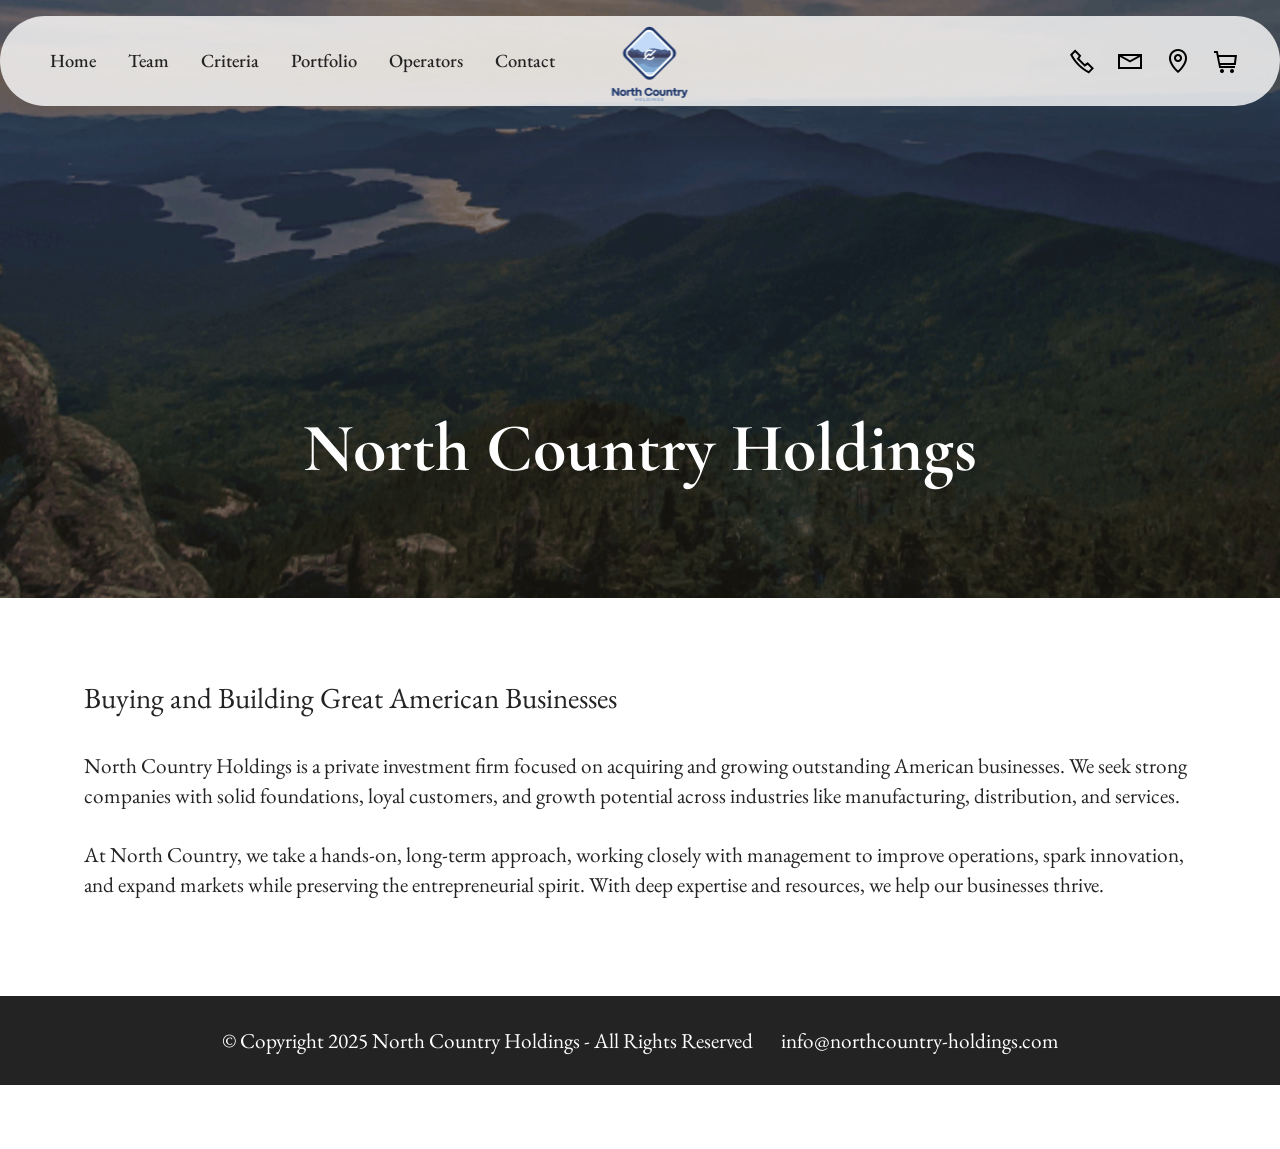
<file: index.html>
<!DOCTYPE html>
<html  >
<head>
  <!-- Site made with Mobirise Website Builder v6.0.1, https://mobirise.com -->
  <meta charset="UTF-8">
  <meta http-equiv="X-UA-Compatible" content="IE=edge">
  <meta name="generator" content="Mobirise v6.0.1, mobirise.com">
  <meta name="twitter:card" content="summary_large_image"/>
  <meta name="twitter:image:src" content="assets/images/index-meta.png">
  <meta property="og:image" content="assets/images/index-meta.png">
  <meta name="twitter:title" content="Home">
  <meta name="viewport" content="width=device-width, initial-scale=1, minimum-scale=1">
  <link rel="shortcut icon" href="assets/images/14.png-1-136x136.png" type="image/x-icon">
  <meta name="description" content="">
  
  
  <title>Home</title>
  <link rel="stylesheet" href="assets/web/assets/mobirise-icons2/mobirise2.css">
  <link rel="stylesheet" href="assets/bootstrap/css/bootstrap.min.css">
  <link rel="stylesheet" href="assets/bootstrap/css/bootstrap-grid.min.css">
  <link rel="stylesheet" href="assets/bootstrap/css/bootstrap-reboot.min.css">
  <link rel="stylesheet" href="assets/parallax/jarallax.css">
  <link rel="stylesheet" href="assets/animatecss/animate.css">
  <link rel="stylesheet" href="assets/dropdown/css/style.css">
  <link rel="stylesheet" href="assets/theme/css/style.css">
  <link rel="preload" href="https://fonts.googleapis.com/css?family=Cormorant+Garamond:300,400,500,600,700,300i,400i,500i,600i,700i&display=swap" as="style" onload="this.onload=null;this.rel='stylesheet'">
  <noscript><link rel="stylesheet" href="https://fonts.googleapis.com/css?family=Cormorant+Garamond:300,400,500,600,700,300i,400i,500i,600i,700i&display=swap"></noscript>
  <link rel="preload" href="https://fonts.googleapis.com/css?family=EB+Garamond:400,500,600,700,800,400i,500i,600i,700i,800i&display=swap" as="style" onload="this.onload=null;this.rel='stylesheet'">
  <noscript><link rel="stylesheet" href="https://fonts.googleapis.com/css?family=EB+Garamond:400,500,600,700,800,400i,500i,600i,700i,800i&display=swap"></noscript>
  <link rel="preload" as="style" href="assets/mobirise/css/mbr-additional.css?v=mhDyTq"><link rel="stylesheet" href="assets/mobirise/css/mbr-additional.css?v=mhDyTq" type="text/css">

  
  
  
</head>
<body>
  
  <section data-bs-version="5.1" class="menu menu3 cid-uIzofD14S2" once="menu" id="menu03-2e">
	

	<nav class="navbar navbar-dropdown navbar-fixed-top navbar-expand-lg">
		<div class="container">
			<div class="navbar-brand">
				<span class="navbar-logo">
					<a href="index.html">
						<img src="assets/images/14.png-1-136x136.png" alt="Mobirise Website Builder" style="height: 5rem;">
					</a>
				</span>
				
			</div>
			<button class="navbar-toggler" type="button" data-toggle="collapse" data-bs-toggle="collapse" data-target="#navbarSupportedContent" data-bs-target="#navbarSupportedContent" aria-controls="navbarNavAltMarkup" aria-expanded="false" aria-label="Toggle navigation">
				<div class="hamburger">
					<span></span>
					<span></span>
					<span></span>
					<span></span>
				</div>
			</button>
			<div class="collapse navbar-collapse" id="navbarSupportedContent">
				<ul class="navbar-nav nav-dropdown nav-right" data-app-modern-menu="true"><li class="nav-item"><a class="nav-link link text-black text-primary display-4" href="index.html">Home</a></li><li class="nav-item">
						<a class="nav-link link text-black text-primary display-4" href="page3.html#header18-3s">Team</a>
					</li>
					<li class="nav-item">
						<a class="nav-link link text-black show text-primary display-4" href="page6.html" aria-expanded="false">Criteria</a>
					</li><li class="nav-item"><a class="nav-link link text-black show text-primary display-4" href="page4.html">Portfolio</a></li><li class="nav-item"><a class="nav-link link text-black show text-primary display-4" href="page5.html#article08-3w">Operators</a></li>
					<li class="nav-item">
						<a class="nav-link link text-black text-primary display-4" href="page1.html">Contact</a>
					</li></ul>
				<div class="icons-menu">
					<a class="iconfont-wrapper" href="page1.html">
						<span class="p-2 mbr-iconfont mobi-mbri-phone mobi-mbri"></span>
					</a>
					<a class="iconfont-wrapper" href="page1.html">
						<span class="p-2 mbr-iconfont mobi-mbri-letter mobi-mbri"></span>
					</a>
					<a class="iconfont-wrapper" href="page1.html">
						<span class="p-2 mbr-iconfont mobi-mbri-map-pin mobi-mbri"></span>
					</a>
					<a class="iconfont-wrapper" href="https://mobiri.se">
						<span class="p-2 mbr-iconfont mobi-mbri-shopping-cart mobi-mbri"></span>
					</a>
				</div>
				
			</div>
		</div>
	</nav>
</section>

<section data-bs-version="5.1" class="header18 cid-uF5NLqybcE mbr-parallax-background" id="header18-1u">
  

  <div class="mbr-overlay" style="opacity: 0.5; background-color: rgb(0, 0, 0);"></div>
  <div class="container-fluid">
    <div class="row">
      <div class="content-wrap col-12 col-md-12">
        <h1 class="mbr-section-title mbr-fonts-style mbr-white mb-4 display-1">
          <strong><br>North Country Holdings</strong></h1>
        
        <p class="mbr-fonts-style mbr-text mbr-white mb-4 display-7"></p>
        
      </div>
    </div>
  </div>
</section>

<section data-bs-version="5.1" class="content5 cid-uHOWUXuFPg" id="content5-25">
    
    <div class="container-fluid">
        <div class="row justify-content-center">
            <div class="col-md-12 col-lg-11">
                
                <h4 class="mbr-section-subtitle mbr-fonts-style mb-4 display-5">Buying and Building Great American Businesses</h4>
                <p class="mbr-text mbr-fonts-style display-7">North Country Holdings is a private investment firm focused on acquiring and growing outstanding American businesses. We seek strong companies with solid foundations, loyal customers, and growth potential across industries like manufacturing, distribution, and services.<br>
<br>At North Country, we take a hands-on, long-term approach, working closely with management to improve operations, spark innovation, and expand markets while preserving the entrepreneurial spirit. With deep expertise and resources, we help our businesses thrive.&nbsp;<br></p>
            </div>
        </div>
    </div>
</section>

<section data-bs-version="5.1" class="footer7 cid-uHP06yteWO" once="footers" id="footer7-26">

    

    

    <div class="container">
        <div class="media-container-row align-center mbr-white">
            <div class="col-12">
                <p class="mbr-text mb-0 mbr-fonts-style display-7">
                    © Copyright 2025 North Country Holdings - All Rights Reserved&nbsp; &nbsp; &nbsp; &nbsp;info@northcountry-holdings.com</p>
            </div>
        </div>
    </div>
</section><section class="display-7" style="padding: 0;align-items: center;justify-content: center;flex-wrap: wrap;    align-content: center;display: flex;position: relative;height: 4rem;"><a href="https://mobiri.se/" style="flex: 1 1;height: 4rem;position: absolute;width: 100%;z-index: 1;"><img alt="" style="height: 4rem;" src="[data-uri]"></a><p style="margin: 0;text-align: center;" class="display-7">&#8204;</p><a style="z-index:1" href="https://mobirise.com/offline-website-builder.html">Offline Website Builder</a></section><script src="assets/bootstrap/js/bootstrap.bundle.min.js"></script>  <script src="assets/parallax/jarallax.js"></script>  <script src="assets/smoothscroll/smooth-scroll.js"></script>  <script src="assets/ytplayer/index.js"></script>  <script src="assets/dropdown/js/navbar-dropdown.js"></script>  <script src="assets/theme/js/script.js"></script>  
  
  
  <input name="animation" type="hidden">
  </body>
</html>
</file>
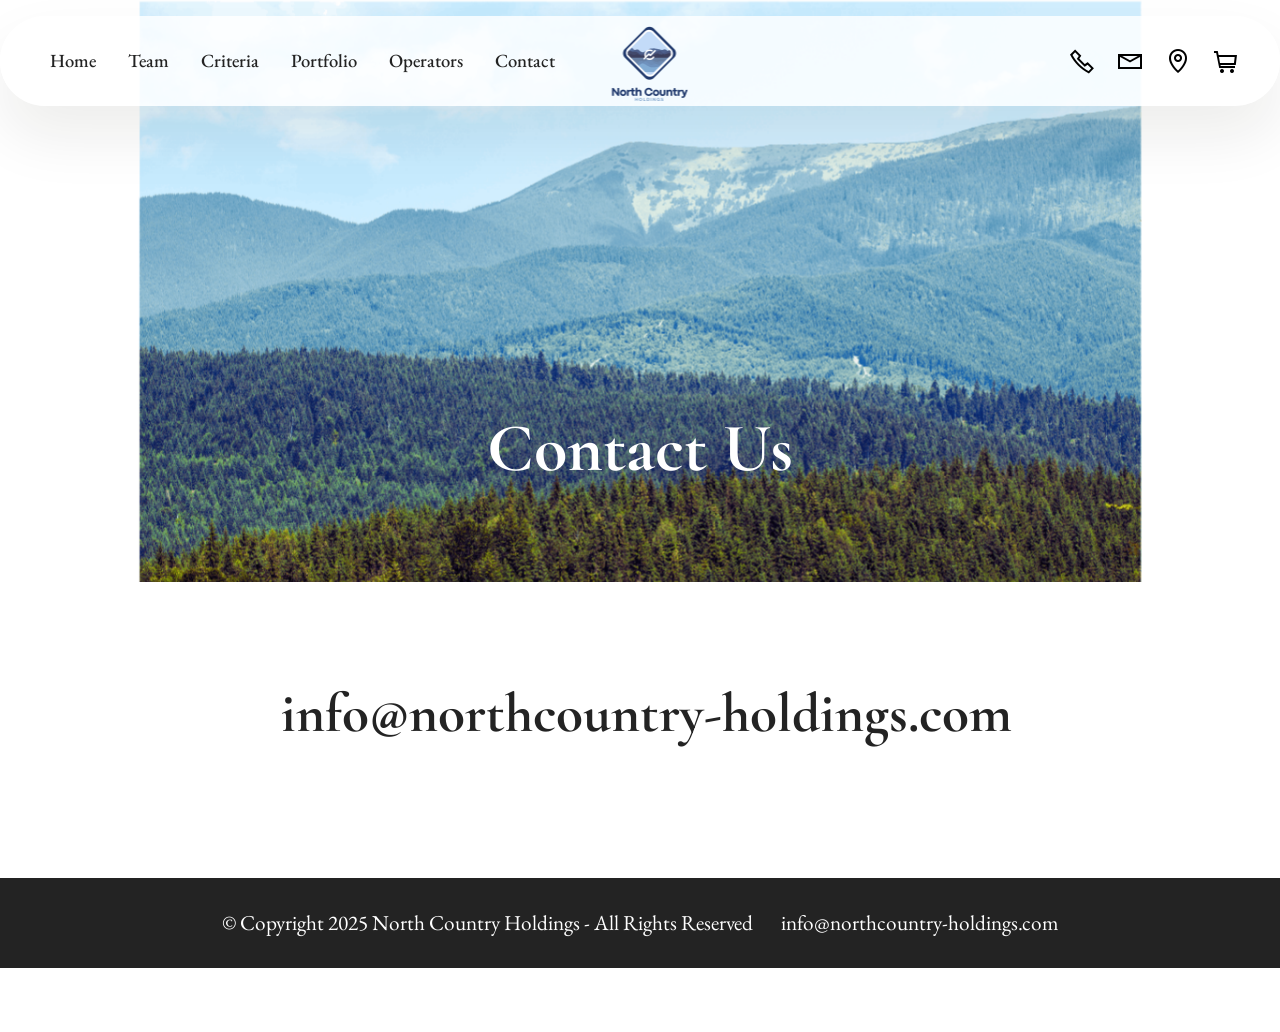
<file: page1.html>
<!DOCTYPE html>
<html  >
<head>
  <!-- Site made with Mobirise Website Builder v6.0.1, https://mobirise.com -->
  <meta charset="UTF-8">
  <meta http-equiv="X-UA-Compatible" content="IE=edge">
  <meta name="generator" content="Mobirise v6.0.1, mobirise.com">
  <meta name="viewport" content="width=device-width, initial-scale=1, minimum-scale=1">
  <link rel="shortcut icon" href="assets/images/14.png-1-136x136.png" type="image/x-icon">
  <meta name="description" content="">
  
  
  <title>Contact Us</title>
  <link rel="stylesheet" href="assets/web/assets/mobirise-icons2/mobirise2.css">
  <link rel="stylesheet" href="assets/bootstrap/css/bootstrap.min.css">
  <link rel="stylesheet" href="assets/bootstrap/css/bootstrap-grid.min.css">
  <link rel="stylesheet" href="assets/bootstrap/css/bootstrap-reboot.min.css">
  <link rel="stylesheet" href="assets/parallax/jarallax.css">
  <link rel="stylesheet" href="assets/animatecss/animate.css">
  <link rel="stylesheet" href="assets/dropdown/css/style.css">
  <link rel="stylesheet" href="assets/theme/css/style.css">
  <link rel="preload" href="https://fonts.googleapis.com/css?family=Cormorant+Garamond:300,400,500,600,700,300i,400i,500i,600i,700i&display=swap" as="style" onload="this.onload=null;this.rel='stylesheet'">
  <noscript><link rel="stylesheet" href="https://fonts.googleapis.com/css?family=Cormorant+Garamond:300,400,500,600,700,300i,400i,500i,600i,700i&display=swap"></noscript>
  <link rel="preload" href="https://fonts.googleapis.com/css?family=EB+Garamond:400,500,600,700,800,400i,500i,600i,700i,800i&display=swap" as="style" onload="this.onload=null;this.rel='stylesheet'">
  <noscript><link rel="stylesheet" href="https://fonts.googleapis.com/css?family=EB+Garamond:400,500,600,700,800,400i,500i,600i,700i,800i&display=swap"></noscript>
  <link rel="preload" as="style" href="assets/mobirise/css/mbr-additional.css?v=Of5AnN"><link rel="stylesheet" href="assets/mobirise/css/mbr-additional.css?v=Of5AnN" type="text/css">

  
  
  
</head>
<body>
  
  <section data-bs-version="5.1" class="menu menu3 cid-uIzofD14S2" once="menu" id="menu03-2e">
	

	<nav class="navbar navbar-dropdown navbar-fixed-top navbar-expand-lg">
		<div class="container">
			<div class="navbar-brand">
				<span class="navbar-logo">
					<a href="index.html">
						<img src="assets/images/14.png-1-136x136.png" alt="Mobirise Website Builder" style="height: 5rem;">
					</a>
				</span>
				
			</div>
			<button class="navbar-toggler" type="button" data-toggle="collapse" data-bs-toggle="collapse" data-target="#navbarSupportedContent" data-bs-target="#navbarSupportedContent" aria-controls="navbarNavAltMarkup" aria-expanded="false" aria-label="Toggle navigation">
				<div class="hamburger">
					<span></span>
					<span></span>
					<span></span>
					<span></span>
				</div>
			</button>
			<div class="collapse navbar-collapse" id="navbarSupportedContent">
				<ul class="navbar-nav nav-dropdown nav-right" data-app-modern-menu="true"><li class="nav-item"><a class="nav-link link text-black text-primary display-4" href="index.html">Home</a></li><li class="nav-item">
						<a class="nav-link link text-black text-primary display-4" href="page3.html#header18-3s">Team</a>
					</li>
					<li class="nav-item">
						<a class="nav-link link text-black show text-primary display-4" href="page6.html" aria-expanded="false">Criteria</a>
					</li><li class="nav-item"><a class="nav-link link text-black show text-primary display-4" href="page4.html">Portfolio</a></li><li class="nav-item"><a class="nav-link link text-black show text-primary display-4" href="page5.html#article08-3w">Operators</a></li>
					<li class="nav-item">
						<a class="nav-link link text-black text-primary display-4" href="page1.html">Contact</a>
					</li></ul>
				<div class="icons-menu">
					<a class="iconfont-wrapper" href="page1.html">
						<span class="p-2 mbr-iconfont mobi-mbri-phone mobi-mbri"></span>
					</a>
					<a class="iconfont-wrapper" href="page1.html">
						<span class="p-2 mbr-iconfont mobi-mbri-letter mobi-mbri"></span>
					</a>
					<a class="iconfont-wrapper" href="page1.html">
						<span class="p-2 mbr-iconfont mobi-mbri-map-pin mobi-mbri"></span>
					</a>
					<a class="iconfont-wrapper" href="https://mobiri.se">
						<span class="p-2 mbr-iconfont mobi-mbri-shopping-cart mobi-mbri"></span>
					</a>
				</div>
				
			</div>
		</div>
	</nav>
</section>

<section data-bs-version="5.1" class="header16 cid-uHP1KsXIER mbr-parallax-background" id="header17-2a">
  
  
  <div class="container-fluid">
    <div class="row">
      <div class="content-wrap col-12 col-md-12">
        <h1 class="mbr-section-title mbr-fonts-style mbr-white mb-4 display-1">
          <strong><br>Contact Us</strong></h1>
        
        <p class="mbr-fonts-style mbr-text mbr-white mb-4 display-7"></p>
        
      </div>
    </div>
  </div>
</section>

<section data-bs-version="5.1" class="article11 cid-uHP20OQ1k9" id="article11-2b">
    

    
    
    <div class="container">
        <div class="row justify-content-center">
            <div class="title col-md-12 col-lg-10">
                <h3 class="mbr-section-title mbr-fonts-style align-center mt-0 mb-0 display-2"><strong>&nbsp;info@northcountry-holdings.com</strong></h3>
                <h4 class="mbr-section-subtitle align-center mbr-fonts-style mt-4 display-7"></h4>
                
            </div>
        </div>
    </div>
</section>

<section data-bs-version="5.1" class="footer7 cid-uHP06yteWO" once="footers" id="footer7-29">

    

    

    <div class="container">
        <div class="media-container-row align-center mbr-white">
            <div class="col-12">
                <p class="mbr-text mb-0 mbr-fonts-style display-7">
                    © Copyright 2025 North Country Holdings - All Rights Reserved&nbsp; &nbsp; &nbsp; &nbsp;info@northcountry-holdings.com</p>
            </div>
        </div>
    </div>
</section><section class="display-7" style="padding: 0;align-items: center;justify-content: center;flex-wrap: wrap;    align-content: center;display: flex;position: relative;height: 4rem;"><a href="https://mobiri.se/" style="flex: 1 1;height: 4rem;position: absolute;width: 100%;z-index: 1;"><img alt="" style="height: 4rem;" src="[data-uri]"></a><p style="margin: 0;text-align: center;" class="display-7">&#8204;</p><a style="z-index:1" href="https://mobirise.com/builder/no-code-website-builder.html">No Code Website Builder</a></section><script src="assets/bootstrap/js/bootstrap.bundle.min.js"></script>  <script src="assets/parallax/jarallax.js"></script>  <script src="assets/smoothscroll/smooth-scroll.js"></script>  <script src="assets/ytplayer/index.js"></script>  <script src="assets/dropdown/js/navbar-dropdown.js"></script>  <script src="assets/theme/js/script.js"></script>  
  
  
  <input name="animation" type="hidden">
  </body>
</html>
</file>
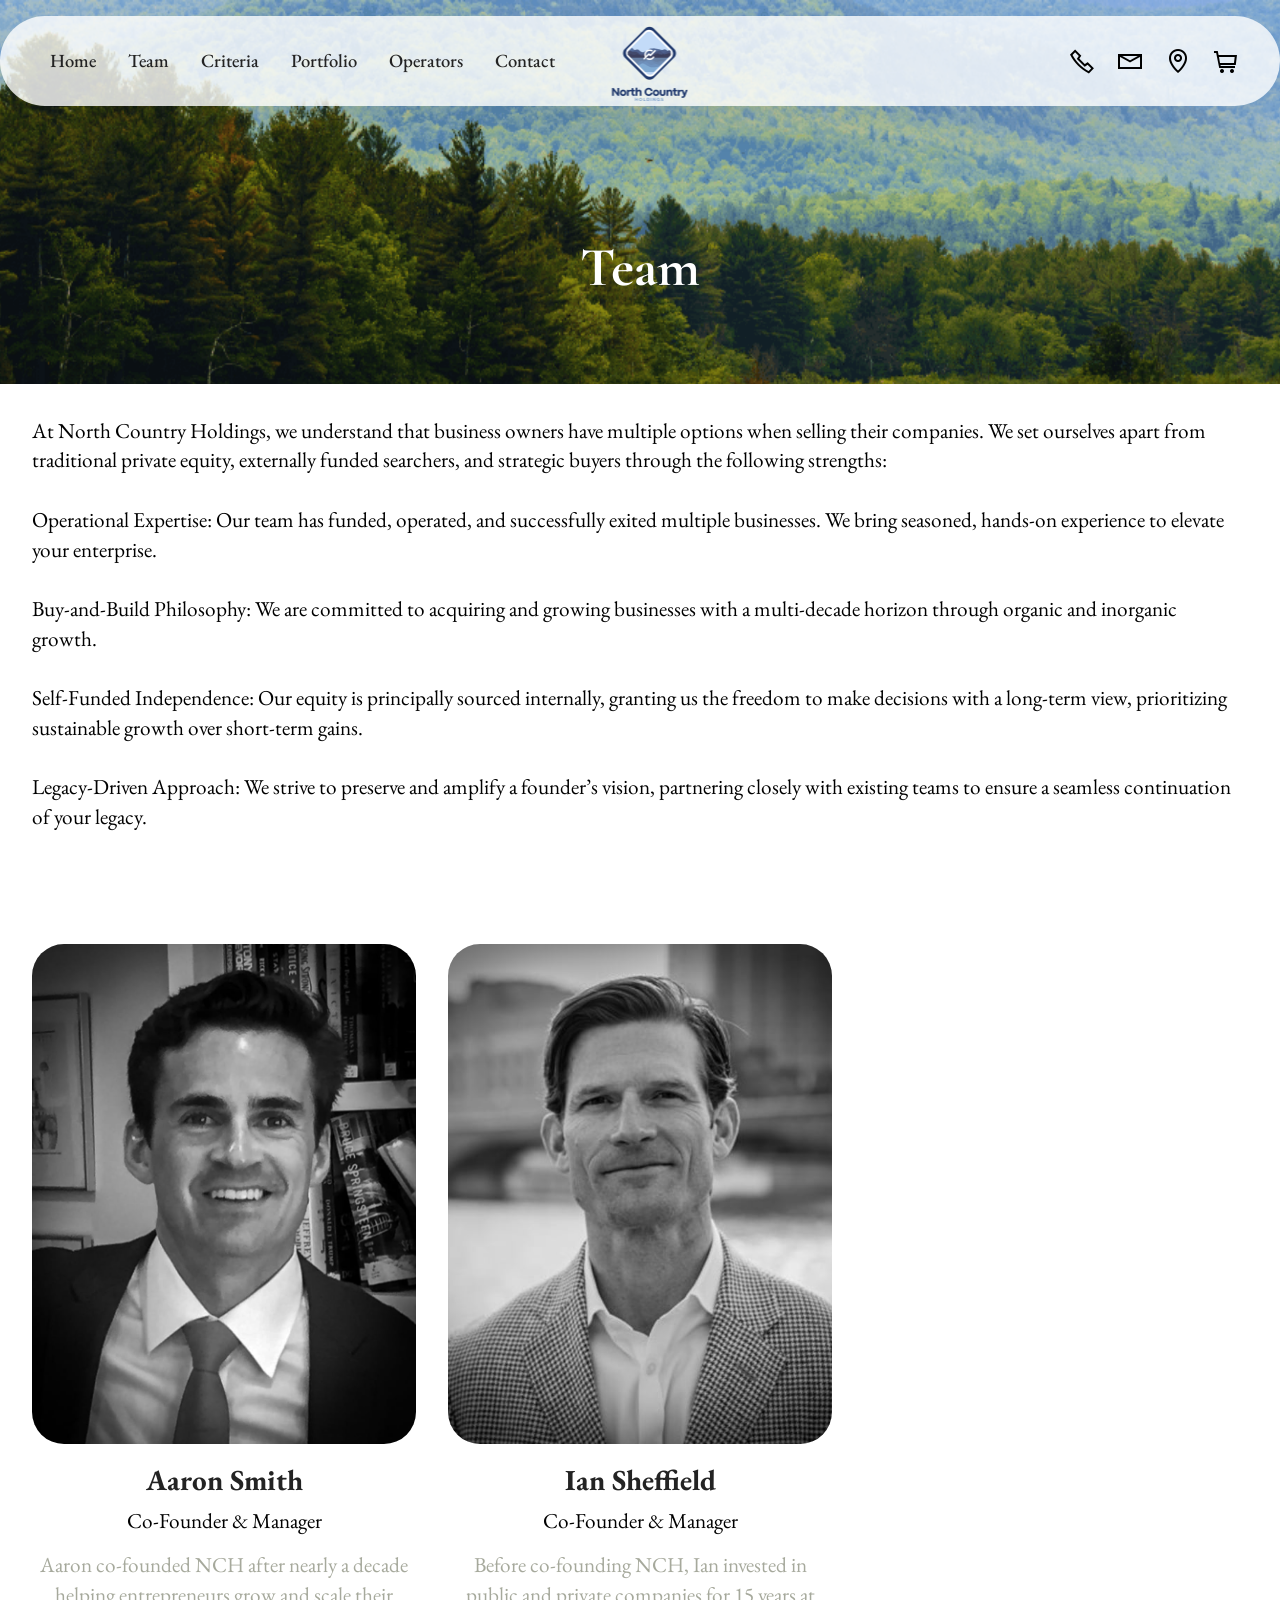
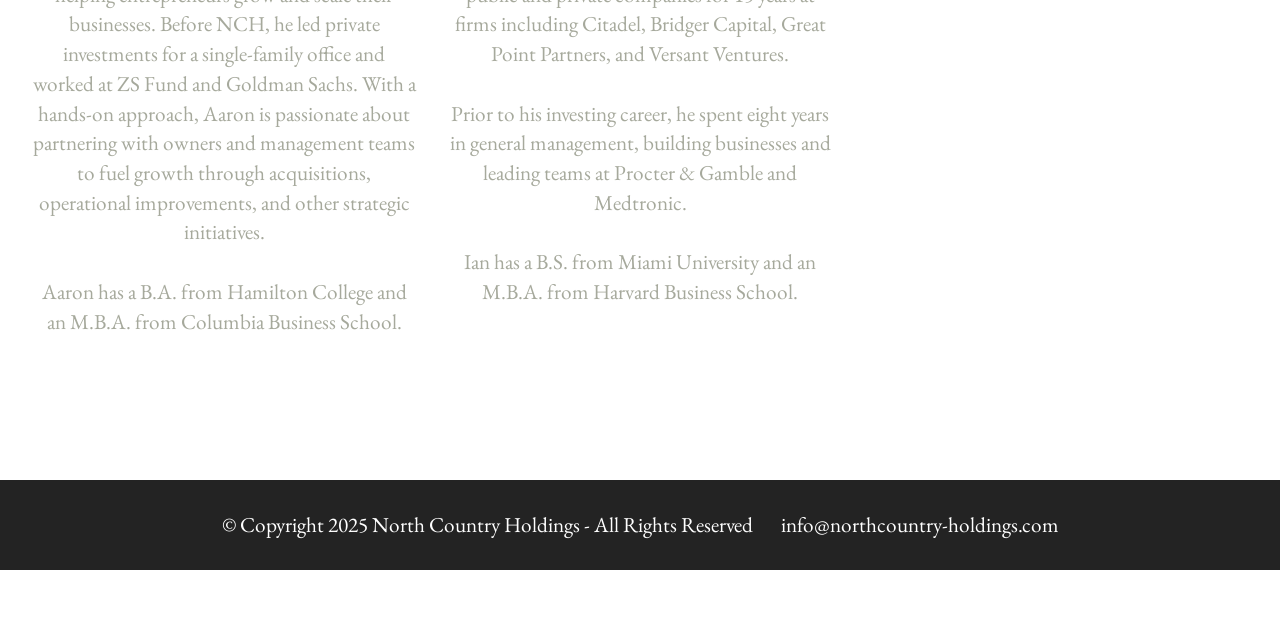
<file: page3.html>
<!DOCTYPE html>
<html  >
<head>
  <!-- Site made with Mobirise Website Builder v6.0.1, https://mobirise.com -->
  <meta charset="UTF-8">
  <meta http-equiv="X-UA-Compatible" content="IE=edge">
  <meta name="generator" content="Mobirise v6.0.1, mobirise.com">
  <meta name="viewport" content="width=device-width, initial-scale=1, minimum-scale=1">
  <link rel="shortcut icon" href="assets/images/14.png-1-136x136.png" type="image/x-icon">
  <meta name="description" content="">
  
  
  <title>Team</title>
  <link rel="stylesheet" href="assets/web/assets/mobirise-icons2/mobirise2.css">
  <link rel="stylesheet" href="assets/bootstrap/css/bootstrap.min.css">
  <link rel="stylesheet" href="assets/bootstrap/css/bootstrap-grid.min.css">
  <link rel="stylesheet" href="assets/bootstrap/css/bootstrap-reboot.min.css">
  <link rel="stylesheet" href="assets/parallax/jarallax.css">
  <link rel="stylesheet" href="assets/animatecss/animate.css">
  <link rel="stylesheet" href="assets/dropdown/css/style.css">
  <link rel="stylesheet" href="assets/theme/css/style.css">
  <link rel="preload" href="https://fonts.googleapis.com/css?family=Cormorant+Garamond:300,400,500,600,700,300i,400i,500i,600i,700i&display=swap" as="style" onload="this.onload=null;this.rel='stylesheet'">
  <noscript><link rel="stylesheet" href="https://fonts.googleapis.com/css?family=Cormorant+Garamond:300,400,500,600,700,300i,400i,500i,600i,700i&display=swap"></noscript>
  <link rel="preload" href="https://fonts.googleapis.com/css?family=EB+Garamond:400,500,600,700,800,400i,500i,600i,700i,800i&display=swap" as="style" onload="this.onload=null;this.rel='stylesheet'">
  <noscript><link rel="stylesheet" href="https://fonts.googleapis.com/css?family=EB+Garamond:400,500,600,700,800,400i,500i,600i,700i,800i&display=swap"></noscript>
  <link rel="preload" as="style" href="assets/mobirise/css/mbr-additional.css?v=MbH6x8"><link rel="stylesheet" href="assets/mobirise/css/mbr-additional.css?v=MbH6x8" type="text/css">

  
  
  
</head>
<body>
  
  <section data-bs-version="5.1" class="menu menu3 cid-uIzpeVkJ8u" once="menu" id="menu03-2l">
	

	<nav class="navbar navbar-dropdown navbar-fixed-top navbar-expand-lg">
		<div class="container">
			<div class="navbar-brand">
				<span class="navbar-logo">
					<a href="index.html">
						<img src="assets/images/14.png-1-136x136.png" alt="Mobirise Website Builder" style="height: 5rem;">
					</a>
				</span>
				
			</div>
			<button class="navbar-toggler" type="button" data-toggle="collapse" data-bs-toggle="collapse" data-target="#navbarSupportedContent" data-bs-target="#navbarSupportedContent" aria-controls="navbarNavAltMarkup" aria-expanded="false" aria-label="Toggle navigation">
				<div class="hamburger">
					<span></span>
					<span></span>
					<span></span>
					<span></span>
				</div>
			</button>
			<div class="collapse navbar-collapse" id="navbarSupportedContent">
				<ul class="navbar-nav nav-dropdown nav-right" data-app-modern-menu="true"><li class="nav-item"><a class="nav-link link text-black text-primary display-4" href="index.html">Home</a></li><li class="nav-item">
						<a class="nav-link link text-black text-primary display-4" href="page3.html#header18-3s">Team</a>
					</li>
					<li class="nav-item">
						<a class="nav-link link text-black show text-primary display-4" href="page6.html" aria-expanded="false">Criteria</a>
					</li><li class="nav-item"><a class="nav-link link text-black show text-primary display-4" href="page4.html">Portfolio</a></li><li class="nav-item"><a class="nav-link link text-black show text-primary display-4" href="page5.html#article08-3w">Operators</a></li>
					<li class="nav-item">
						<a class="nav-link link text-black text-primary display-4" href="page1.html">Contact</a>
					</li></ul>
				<div class="icons-menu">
					<a class="iconfont-wrapper" href="page1.html">
						<span class="p-2 mbr-iconfont mobi-mbri-phone mobi-mbri"></span>
					</a>
					<a class="iconfont-wrapper" href="page1.html">
						<span class="p-2 mbr-iconfont mobi-mbri-letter mobi-mbri"></span>
					</a>
					<a class="iconfont-wrapper" href="page1.html">
						<span class="p-2 mbr-iconfont mobi-mbri-map-pin mobi-mbri"></span>
					</a>
					<a class="iconfont-wrapper" href="https://mobiri.se">
						<span class="p-2 mbr-iconfont mobi-mbri-shopping-cart mobi-mbri"></span>
					</a>
				</div>
				
			</div>
		</div>
	</nav>
</section>

<section data-bs-version="5.1" class="header18 cid-uJcNXrn0mz mbr-parallax-background" id="header18-3s">
  

  
  <div class="container-fluid">
    <div class="row">
      <div class="content-wrap col-12 col-md-12">
        <h1 class="mbr-section-title mbr-fonts-style mbr-white mb-4 display-2">
          <strong><br>Team</strong></h1>
        
        <p class="mbr-fonts-style mbr-text mbr-white mb-4 display-7"></p>
        
      </div>
    </div>
  </div>
</section>

<section data-bs-version="5.1" class="article12 cid-uJcLTYC2kR" id="article12-3r">    
    
    <div class="container">
        <div class="row justify-content-center">
            <div class="col-md-12 col-lg-12">
                <h3 class="mbr-section-title mbr-fonts-style mb-4 mt-0 display-7"></h3>
                
                <p class="mbr-text mbr-fonts-style display-7">At North Country Holdings, we understand that business owners have multiple options when selling their companies. We set ourselves apart from traditional private equity, externally funded searchers, and strategic buyers through the following strengths:
<br><br>Operational Expertise: Our team has funded, operated, and successfully exited multiple businesses. We bring seasoned, hands-on experience to elevate your enterprise.  
<br><br>Buy-and-Build Philosophy: We are committed to acquiring and growing businesses with a multi-decade horizon through organic and inorganic growth.&nbsp;<br>
<br>Self-Funded Independence: Our equity is principally sourced internally, granting us the freedom to make decisions with a long-term view, prioritizing sustainable growth over short-term gains.  
<br>
<br>Legacy-Driven Approach: We strive to preserve and amplify a founder’s vision, partnering closely with existing teams to ensure a seamless continuation of your legacy.&nbsp;<br></p>
            </div>
        </div>
    </div>
</section>

<section data-bs-version="5.1" class="people03 cid-uIzpJPRxwV" id="people03-2m">
	
	
	<div class="container">
		<div class="row justify-content-center">
			<div class="col-12 content-head">
				<div class="mbr-section-head mb-5">
					<h4 class="mbr-section-title mbr-fonts-style align-center mb-0 display-7"></h4>
					
				</div>
			</div>
		</div>
		<div class="row">
			<div class="item features-image col-12 col-md-6 col-lg-4 active">
				<div class="item-wrapper">
					<div class="item-img mb-3">
						<img src="assets/images/aaron-tie-2.jpg-815x1046.jpg" alt="Mobirise Website Builder" title="" data-slide-to="0" data-bs-slide-to="0">
					</div>
					<div class="item-content align-left">
						<h5 class="item-title mbr-fonts-style display-5"><strong>Aaron Smith</strong></h5>
						<h6 class="item-subtitle mbr-fonts-style mb-3 display-7">Co-Founder &amp; Manager</h6>
						<p class="mbr-text mbr-fonts-style mt-3 display-7">Aaron co-founded NCH after nearly a decade helping entrepreneurs grow and scale their businesses. Before NCH, he led private investments for a single-family office and worked at ZS Fund and Goldman Sachs. With a hands-on approach, Aaron is passionate about partnering with owners and management teams to fuel growth through acquisitions, operational improvements, and other strategic initiatives.
<br>
<br>Aaron has a B.A. from Hamilton College and an M.B.A. from Columbia Business School.<br></p>
					</div>
					
				</div>
			</div><div class="item features-image col-12 col-md-6 col-lg-4">
				<div class="item-wrapper">
					<div class="item-img mb-3">
						<img src="assets/images/screenshot-2025-02-07-110303.jpg-815x714.jpg" alt="Mobirise Website Builder" title="" data-slide-to="1" data-bs-slide-to="1">
					</div>
					<div class="item-content align-left">
						<h5 class="item-title mbr-fonts-style display-5"><strong>Ian Sheffield</strong></h5>
						<h6 class="item-subtitle mbr-fonts-style mb-3 display-7">Co-Founder &amp; Manager</h6>
						<p class="mbr-text mbr-fonts-style mt-3 display-7">Before co-founding NCH, Ian invested in public and private companies for 15 years at firms including Citadel, Bridger Capital, Great Point Partners, and Versant Ventures. <br><br>Prior to his investing career, he spent eight years in general management, building businesses and leading teams at Procter &amp; Gamble and Medtronic. <br><br>Ian has a B.S. from Miami University and an M.B.A. from Harvard Business School.
<br>
<br></p>
					</div>
					
				</div>
			</div>
			
			
		</div>
	</div>
</section>

<section data-bs-version="5.1" class="footer7 cid-uIzpeV0ysw" once="footers" id="footer7-2k">

    

    

    <div class="container">
        <div class="media-container-row align-center mbr-white">
            <div class="col-12">
                <p class="mbr-text mb-0 mbr-fonts-style display-7">
                    © Copyright 2025 North Country Holdings - All Rights Reserved&nbsp; &nbsp; &nbsp; &nbsp;info@northcountry-holdings.com</p>
            </div>
        </div>
    </div>
</section><section class="display-7" style="padding: 0;align-items: center;justify-content: center;flex-wrap: wrap;    align-content: center;display: flex;position: relative;height: 4rem;"><a href="https://mobiri.se/" style="flex: 1 1;height: 4rem;position: absolute;width: 100%;z-index: 1;"><img alt="" style="height: 4rem;" src="[data-uri]"></a><p style="margin: 0;text-align: center;" class="display-7">&#8204;</p><a style="z-index:1" href="https://mobirise.com/builder/ai-website-builder.html">AI Website Builder</a></section><script src="assets/bootstrap/js/bootstrap.bundle.min.js"></script>  <script src="assets/parallax/jarallax.js"></script>  <script src="assets/smoothscroll/smooth-scroll.js"></script>  <script src="assets/ytplayer/index.js"></script>  <script src="assets/dropdown/js/navbar-dropdown.js"></script>  <script src="assets/theme/js/script.js"></script>  
  
  
  <input name="animation" type="hidden">
  </body>
</html>
</file>
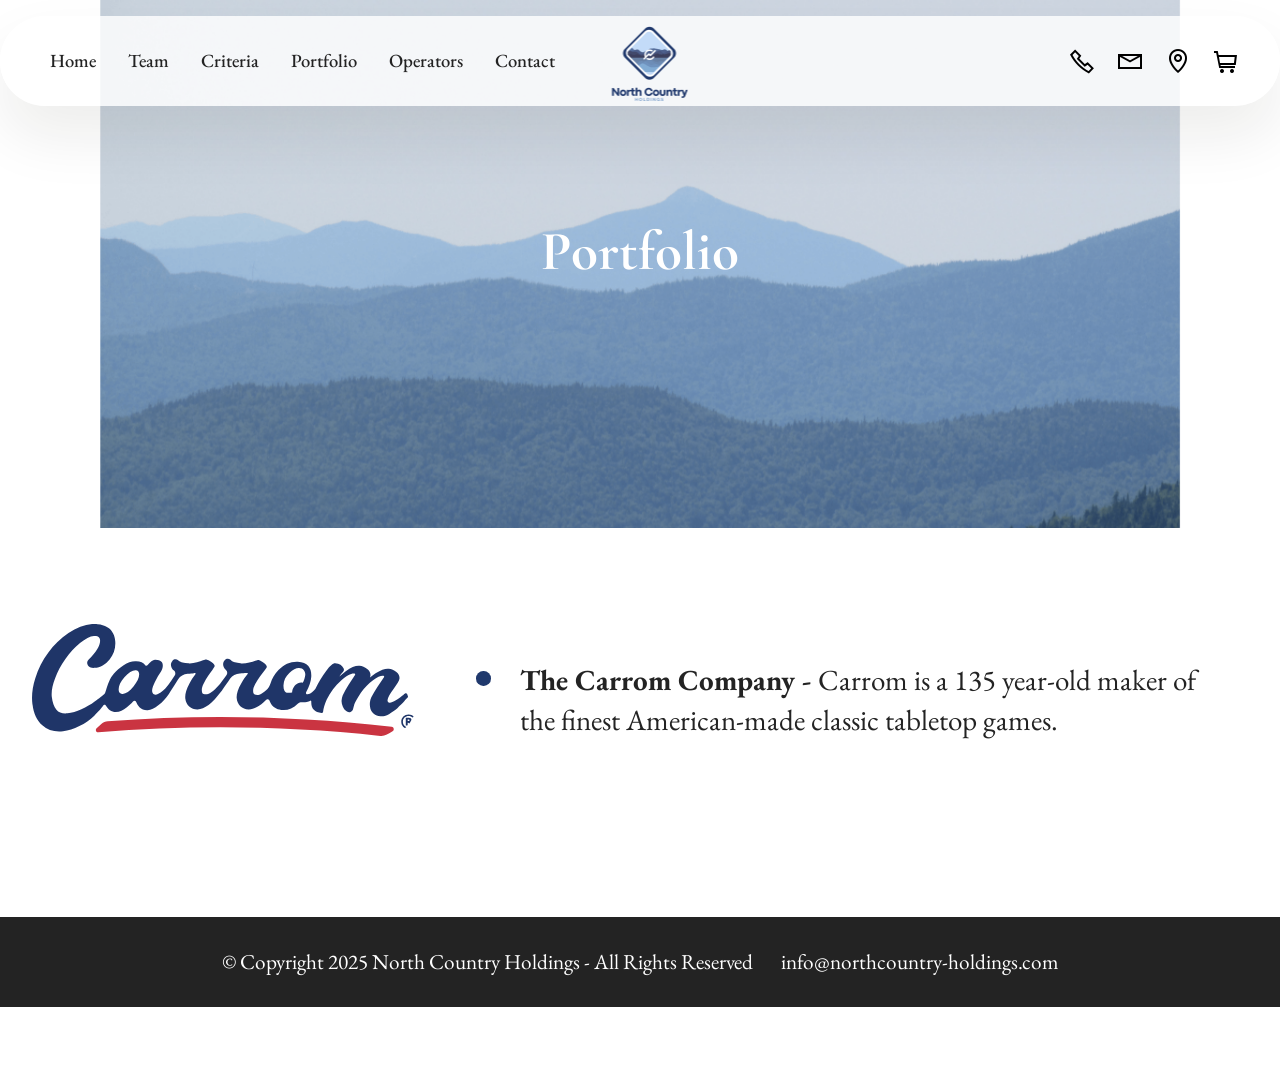
<file: page4.html>
<!DOCTYPE html>
<html  >
<head>
  <!-- Site made with Mobirise Website Builder v6.0.1, https://mobirise.com -->
  <meta charset="UTF-8">
  <meta http-equiv="X-UA-Compatible" content="IE=edge">
  <meta name="generator" content="Mobirise v6.0.1, mobirise.com">
  <meta name="viewport" content="width=device-width, initial-scale=1, minimum-scale=1">
  <link rel="shortcut icon" href="assets/images/14.png-1-136x136.png" type="image/x-icon">
  <meta name="description" content="">
  
  
  <title>Portfolio</title>
  <link rel="stylesheet" href="assets/web/assets/mobirise-icons2/mobirise2.css">
  <link rel="stylesheet" href="assets/bootstrap/css/bootstrap.min.css">
  <link rel="stylesheet" href="assets/bootstrap/css/bootstrap-grid.min.css">
  <link rel="stylesheet" href="assets/bootstrap/css/bootstrap-reboot.min.css">
  <link rel="stylesheet" href="assets/parallax/jarallax.css">
  <link rel="stylesheet" href="assets/animatecss/animate.css">
  <link rel="stylesheet" href="assets/dropdown/css/style.css">
  <link rel="stylesheet" href="assets/theme/css/style.css">
  <link rel="preload" href="https://fonts.googleapis.com/css?family=Cormorant+Garamond:300,400,500,600,700,300i,400i,500i,600i,700i&display=swap" as="style" onload="this.onload=null;this.rel='stylesheet'">
  <noscript><link rel="stylesheet" href="https://fonts.googleapis.com/css?family=Cormorant+Garamond:300,400,500,600,700,300i,400i,500i,600i,700i&display=swap"></noscript>
  <link rel="preload" href="https://fonts.googleapis.com/css?family=EB+Garamond:400,500,600,700,800,400i,500i,600i,700i,800i&display=swap" as="style" onload="this.onload=null;this.rel='stylesheet'">
  <noscript><link rel="stylesheet" href="https://fonts.googleapis.com/css?family=EB+Garamond:400,500,600,700,800,400i,500i,600i,700i,800i&display=swap"></noscript>
  <link rel="preload" as="style" href="assets/mobirise/css/mbr-additional.css?v=UTTjQM"><link rel="stylesheet" href="assets/mobirise/css/mbr-additional.css?v=UTTjQM" type="text/css">

  
  
  
</head>
<body>
  
  <section data-bs-version="5.1" class="menu menu3 cid-uIzofD14S2" once="menu" id="menu03-3o">
	

	<nav class="navbar navbar-dropdown navbar-fixed-top navbar-expand-lg">
		<div class="container">
			<div class="navbar-brand">
				<span class="navbar-logo">
					<a href="index.html">
						<img src="assets/images/14.png-1-136x136.png" alt="Mobirise Website Builder" style="height: 5rem;">
					</a>
				</span>
				
			</div>
			<button class="navbar-toggler" type="button" data-toggle="collapse" data-bs-toggle="collapse" data-target="#navbarSupportedContent" data-bs-target="#navbarSupportedContent" aria-controls="navbarNavAltMarkup" aria-expanded="false" aria-label="Toggle navigation">
				<div class="hamburger">
					<span></span>
					<span></span>
					<span></span>
					<span></span>
				</div>
			</button>
			<div class="collapse navbar-collapse" id="navbarSupportedContent">
				<ul class="navbar-nav nav-dropdown nav-right" data-app-modern-menu="true"><li class="nav-item"><a class="nav-link link text-black text-primary display-4" href="index.html">Home</a></li><li class="nav-item">
						<a class="nav-link link text-black text-primary display-4" href="page3.html#header18-3s">Team</a>
					</li>
					<li class="nav-item">
						<a class="nav-link link text-black show text-primary display-4" href="page6.html" aria-expanded="false">Criteria</a>
					</li><li class="nav-item"><a class="nav-link link text-black show text-primary display-4" href="page4.html">Portfolio</a></li><li class="nav-item"><a class="nav-link link text-black show text-primary display-4" href="page5.html#article08-3w">Operators</a></li>
					<li class="nav-item">
						<a class="nav-link link text-black text-primary display-4" href="page1.html">Contact</a>
					</li></ul>
				<div class="icons-menu">
					<a class="iconfont-wrapper" href="page1.html">
						<span class="p-2 mbr-iconfont mobi-mbri-phone mobi-mbri"></span>
					</a>
					<a class="iconfont-wrapper" href="page1.html">
						<span class="p-2 mbr-iconfont mobi-mbri-letter mobi-mbri"></span>
					</a>
					<a class="iconfont-wrapper" href="page1.html">
						<span class="p-2 mbr-iconfont mobi-mbri-map-pin mobi-mbri"></span>
					</a>
					<a class="iconfont-wrapper" href="https://mobiri.se">
						<span class="p-2 mbr-iconfont mobi-mbri-shopping-cart mobi-mbri"></span>
					</a>
				</div>
				
			</div>
		</div>
	</nav>
</section>

<section data-bs-version="5.1" class="header18 cid-uJcP6i1Cpy mbr-parallax-background" id="header18-3t">
  

  
  <div class="container-fluid">
    <div class="row">
      <div class="content-wrap col-12 col-md-12">
        <h1 class="mbr-section-title mbr-fonts-style mbr-white mb-4 display-2">
          <strong><br>Portfolio</strong></h1>
        
        <p class="mbr-fonts-style mbr-text mbr-white mb-4 display-7"></p>
        
      </div>
    </div>
  </div>
</section>

<section data-bs-version="5.1" class="features031 cid-uJcIxRJpOR" id="features031-3q">
    
    
    
    <div class="container">
        
        <div class="row justify-content-center  blockContent">
            <div class="col-12 col-lg">
                <div class="item-wrapper align-left">
                    <div class="counter-container mbr-text mbr-fonts-style display-5">
                        <ul>
                            <li><strong>The Carrom Company -&nbsp;</strong>Carrom is a 135 year-old maker of the finest American-made classic tabletop games.&nbsp;</li>
                        </ul>
                    </div>
                </div>
            </div>
            <div class="col-12 col-lg-4">
                <div class="image-wrapper">
                    <a href="http://www.carrom.com" target="_blank"><img class="w-100" src="assets/images/carrom-logo-blue.svg" alt="Mobirise Website Builder"></a>
                </div>
            </div>

        </div>
    </div>
</section>

<section data-bs-version="5.1" class="footer7 cid-uHP06yteWO" once="footers" id="footer7-3p">

    

    

    <div class="container">
        <div class="media-container-row align-center mbr-white">
            <div class="col-12">
                <p class="mbr-text mb-0 mbr-fonts-style display-7">
                    © Copyright 2025 North Country Holdings - All Rights Reserved&nbsp; &nbsp; &nbsp; &nbsp;info@northcountry-holdings.com</p>
            </div>
        </div>
    </div>
</section><section class="display-7" style="padding: 0;align-items: center;justify-content: center;flex-wrap: wrap;    align-content: center;display: flex;position: relative;height: 4rem;"><a href="https://mobiri.se/" style="flex: 1 1;height: 4rem;position: absolute;width: 100%;z-index: 1;"><img alt="" style="height: 4rem;" src="[data-uri]"></a><p style="margin: 0;text-align: center;" class="display-7">&#8204;</p><a style="z-index:1" href="https://mobirise.com/builder/ai-website-creator.html">AI Website Creator</a></section><script src="assets/bootstrap/js/bootstrap.bundle.min.js"></script>  <script src="assets/parallax/jarallax.js"></script>  <script src="assets/smoothscroll/smooth-scroll.js"></script>  <script src="assets/ytplayer/index.js"></script>  <script src="assets/dropdown/js/navbar-dropdown.js"></script>  <script src="assets/theme/js/script.js"></script>  
  
  
  <input name="animation" type="hidden">
  </body>
</html>
</file>
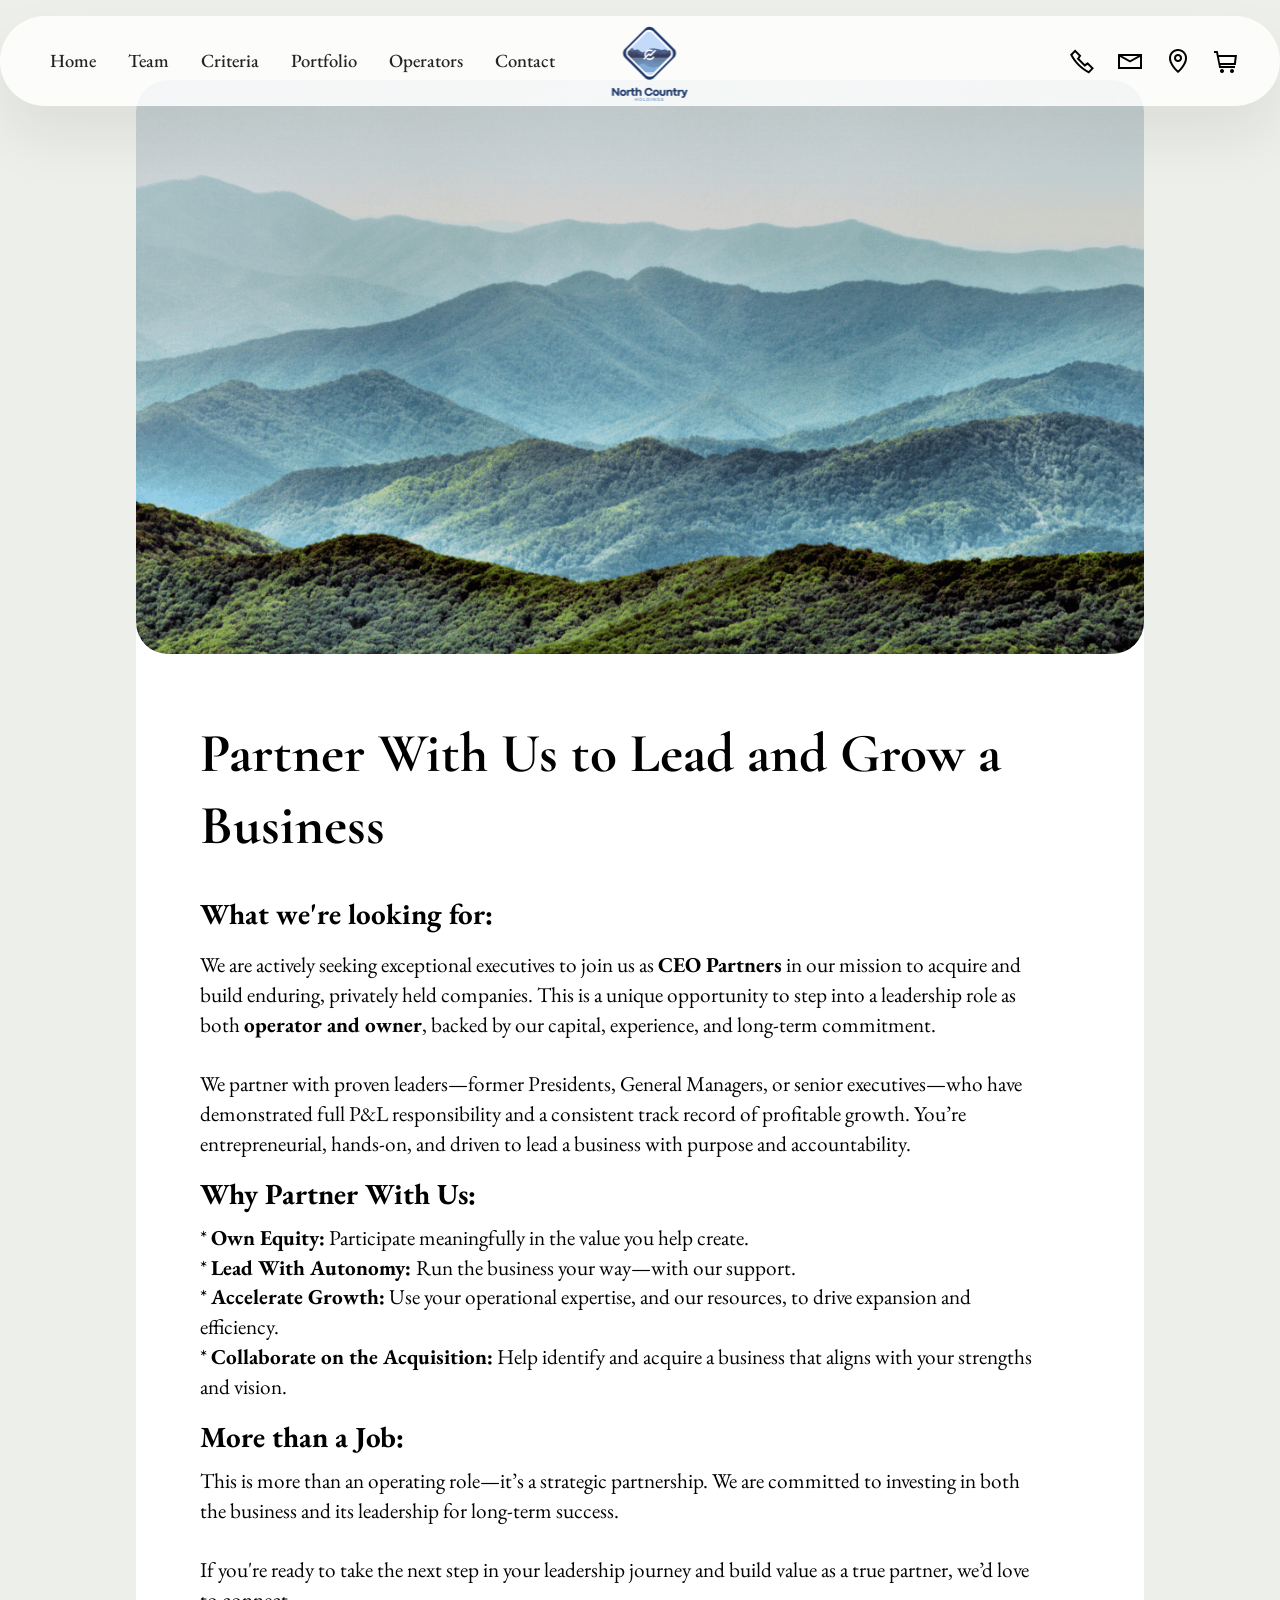
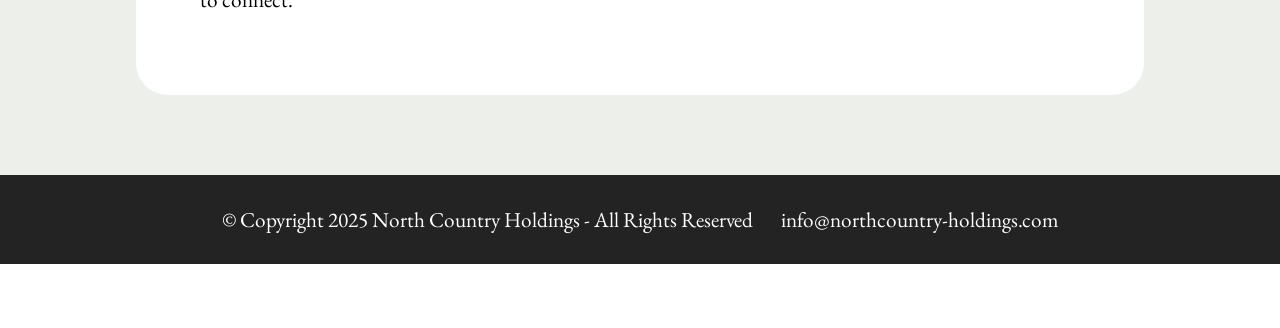
<file: page5.html>
<!DOCTYPE html>
<html  >
<head>
  <!-- Site made with Mobirise Website Builder v6.0.1, https://mobirise.com -->
  <meta charset="UTF-8">
  <meta http-equiv="X-UA-Compatible" content="IE=edge">
  <meta name="generator" content="Mobirise v6.0.1, mobirise.com">
  <meta name="viewport" content="width=device-width, initial-scale=1, minimum-scale=1">
  <link rel="shortcut icon" href="assets/images/14.png-1-136x136.png" type="image/x-icon">
  <meta name="description" content="">
  
  
  <title>Operators</title>
  <link rel="stylesheet" href="assets/web/assets/mobirise-icons2/mobirise2.css">
  <link rel="stylesheet" href="assets/bootstrap/css/bootstrap.min.css">
  <link rel="stylesheet" href="assets/bootstrap/css/bootstrap-grid.min.css">
  <link rel="stylesheet" href="assets/bootstrap/css/bootstrap-reboot.min.css">
  <link rel="stylesheet" href="assets/animatecss/animate.css">
  <link rel="stylesheet" href="assets/dropdown/css/style.css">
  <link rel="stylesheet" href="assets/theme/css/style.css">
  <link rel="preload" href="https://fonts.googleapis.com/css?family=Cormorant+Garamond:300,400,500,600,700,300i,400i,500i,600i,700i&display=swap" as="style" onload="this.onload=null;this.rel='stylesheet'">
  <noscript><link rel="stylesheet" href="https://fonts.googleapis.com/css?family=Cormorant+Garamond:300,400,500,600,700,300i,400i,500i,600i,700i&display=swap"></noscript>
  <link rel="preload" href="https://fonts.googleapis.com/css?family=EB+Garamond:400,500,600,700,800,400i,500i,600i,700i,800i&display=swap" as="style" onload="this.onload=null;this.rel='stylesheet'">
  <noscript><link rel="stylesheet" href="https://fonts.googleapis.com/css?family=EB+Garamond:400,500,600,700,800,400i,500i,600i,700i,800i&display=swap"></noscript>
  <link rel="preload" as="style" href="assets/mobirise/css/mbr-additional.css?v=fxJ8QL"><link rel="stylesheet" href="assets/mobirise/css/mbr-additional.css?v=fxJ8QL" type="text/css">

  
  
  
</head>
<body>
  
  <section data-bs-version="5.1" class="menu menu3 cid-uIzofD14S2" once="menu" id="menu03-3u">
	

	<nav class="navbar navbar-dropdown navbar-fixed-top navbar-expand-lg">
		<div class="container">
			<div class="navbar-brand">
				<span class="navbar-logo">
					<a href="index.html">
						<img src="assets/images/14.png-1-136x136.png" alt="Mobirise Website Builder" style="height: 5rem;">
					</a>
				</span>
				
			</div>
			<button class="navbar-toggler" type="button" data-toggle="collapse" data-bs-toggle="collapse" data-target="#navbarSupportedContent" data-bs-target="#navbarSupportedContent" aria-controls="navbarNavAltMarkup" aria-expanded="false" aria-label="Toggle navigation">
				<div class="hamburger">
					<span></span>
					<span></span>
					<span></span>
					<span></span>
				</div>
			</button>
			<div class="collapse navbar-collapse" id="navbarSupportedContent">
				<ul class="navbar-nav nav-dropdown nav-right" data-app-modern-menu="true"><li class="nav-item"><a class="nav-link link text-black text-primary display-4" href="index.html">Home</a></li><li class="nav-item">
						<a class="nav-link link text-black text-primary display-4" href="page3.html#header18-3s">Team</a>
					</li>
					<li class="nav-item">
						<a class="nav-link link text-black show text-primary display-4" href="page6.html" aria-expanded="false">Criteria</a>
					</li><li class="nav-item"><a class="nav-link link text-black show text-primary display-4" href="page4.html">Portfolio</a></li><li class="nav-item"><a class="nav-link link text-black show text-primary display-4" href="page5.html#article08-3w">Operators</a></li>
					<li class="nav-item">
						<a class="nav-link link text-black text-primary display-4" href="page1.html">Contact</a>
					</li></ul>
				<div class="icons-menu">
					<a class="iconfont-wrapper" href="page1.html">
						<span class="p-2 mbr-iconfont mobi-mbri-phone mobi-mbri"></span>
					</a>
					<a class="iconfont-wrapper" href="page1.html">
						<span class="p-2 mbr-iconfont mobi-mbri-letter mobi-mbri"></span>
					</a>
					<a class="iconfont-wrapper" href="page1.html">
						<span class="p-2 mbr-iconfont mobi-mbri-map-pin mobi-mbri"></span>
					</a>
					<a class="iconfont-wrapper" href="https://mobiri.se">
						<span class="p-2 mbr-iconfont mobi-mbri-shopping-cart mobi-mbri"></span>
					</a>
				</div>
				
			</div>
		</div>
	</nav>
</section>

<section data-bs-version="5.1" class="article8 cid-uKygxhWwXc" id="article08-3w">
  

  
  
  <div class="container">
    <div class="row justify-content-center">
      <div class="card col-md-12 col-lg-10">
        <div class="card-wrapper">
          <div class="image-wrapper d-flex justify-content-center mb-4">
            <img src="assets/images/smokey-mtns.png-1-1366x768.png" alt="Mobirise Website Builder">
          </div>
          <div class="card-content-text">
            <h3 class="card-title mbr-fonts-style mbr-white mt-3 mb-4 display-2"><strong>Partner With Us to Lead and Grow a Business</strong></h3>
          <div class="row card-box align-left">
            <div class="item features-without-image col-12">
              <div class="item-wrapper">
                <h4 class="mbr-section-subtitle mbr-fonts-style mb-3 display-5"><strong>What we're looking for:</strong></h4>
                <p class="mbr-text mbr-fonts-style display-7">
                  We are actively seeking exceptional executives to join us as <strong>CEO Partners</strong> in our mission to acquire and build enduring, privately held companies. This is a unique opportunity to step into a leadership role as both <strong>operator and owner</strong>, backed by our capital, experience, and long-term commitment.<br><br>We partner with proven leaders—former Presidents, General Managers, or senior executives—who have demonstrated full P&amp;L responsibility and a consistent track record of profitable growth. You’re entrepreneurial, hands-on, and driven to lead a business with purpose and accountability.
                </p>
              </div>
            </div>
            <div class="item features-without-image col-12">
              <div class="item-wrapper">
                <h4 class="mbr-section-subtitle mbr-fonts-style display-5"><strong>Why Partner With Us:</strong></h4>
                <p class="mbr-text mbr-fonts-style display-7">* <strong>Own Equity:</strong> Participate meaningfully in the value you help create.
<br>* <strong>Lead With Autonomy: </strong>Run the business your way—with our support.
<br>* <strong>Accelerate Growth:</strong> Use your operational expertise, and our resources, to drive expansion and efficiency.
<br>* <strong>Collaborate on the Acquisition:</strong> Help identify and acquire a business that aligns with your strengths and vision.</p>
              </div>
            </div>
            <div class="item features-without-image col-12">
              <div class="item-wrapper">
                <h4 class="mbr-section-subtitle mbr-fonts-style display-5">
                  <strong>More than a Job:</strong></h4>
                <p class="mbr-text mbr-fonts-style display-7">This is more than an operating role—it’s a strategic partnership. We are committed to investing in both the business and its leadership for long-term success.
<br>
<br>If you're ready to take the next step in your leadership journey and build value as a true partner, we’d love to connect.</p>
              </div>
            </div>

            
          </div>
          </div>
        </div>
      </div>
    </div>
  </div>
</section>

<section data-bs-version="5.1" class="footer7 cid-uHP06yteWO" once="footers" id="footer7-3v">

    

    

    <div class="container">
        <div class="media-container-row align-center mbr-white">
            <div class="col-12">
                <p class="mbr-text mb-0 mbr-fonts-style display-7">
                    © Copyright 2025 North Country Holdings - All Rights Reserved&nbsp; &nbsp; &nbsp; &nbsp;info@northcountry-holdings.com</p>
            </div>
        </div>
    </div>
</section><section class="display-7" style="padding: 0;align-items: center;justify-content: center;flex-wrap: wrap;    align-content: center;display: flex;position: relative;height: 4rem;"><a href="https://mobiri.se/" style="flex: 1 1;height: 4rem;position: absolute;width: 100%;z-index: 1;"><img alt="" style="height: 4rem;" src="[data-uri]"></a><p style="margin: 0;text-align: center;" class="display-7">&#8204;</p><a style="z-index:1" href="https://mobirise.com/html-builder.html">HTML Website Creator</a></section><script src="assets/bootstrap/js/bootstrap.bundle.min.js"></script>  <script src="assets/smoothscroll/smooth-scroll.js"></script>  <script src="assets/ytplayer/index.js"></script>  <script src="assets/dropdown/js/navbar-dropdown.js"></script>  <script src="assets/theme/js/script.js"></script>  
  
  
  <input name="animation" type="hidden">
  </body>
</html>
</file>
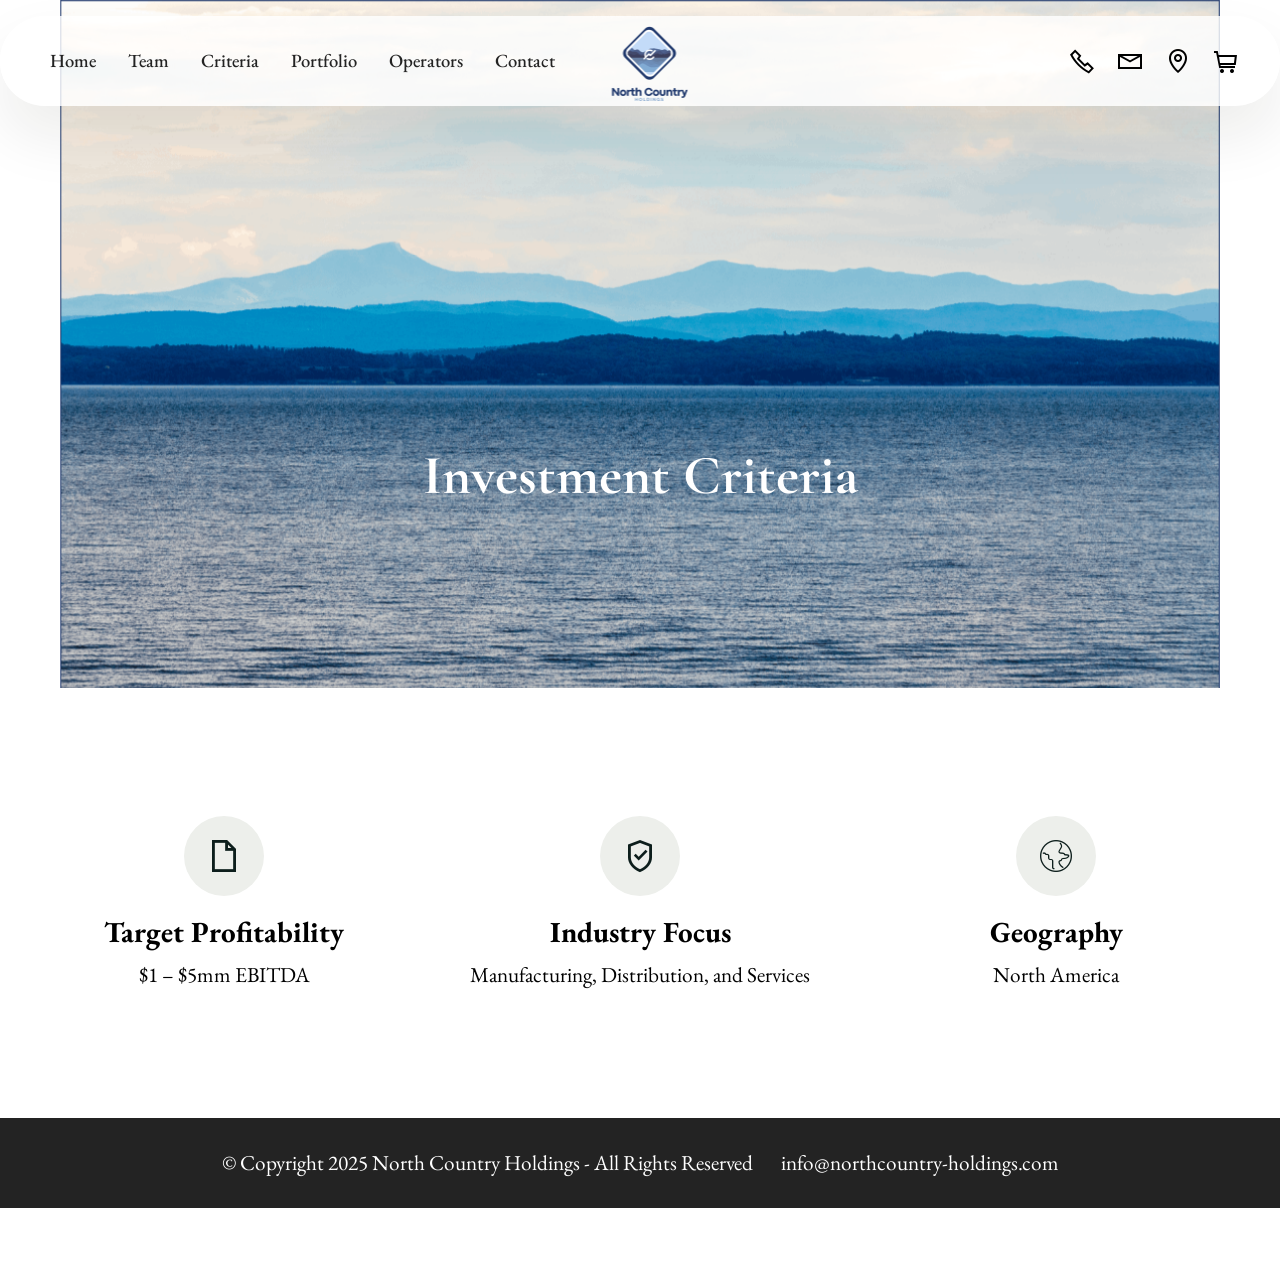
<file: page6.html>
<!DOCTYPE html>
<html  >
<head>
  <!-- Site made with Mobirise Website Builder v6.0.1, https://mobirise.com -->
  <meta charset="UTF-8">
  <meta http-equiv="X-UA-Compatible" content="IE=edge">
  <meta name="generator" content="Mobirise v6.0.1, mobirise.com">
  <meta name="viewport" content="width=device-width, initial-scale=1, minimum-scale=1">
  <link rel="shortcut icon" href="assets/images/14.png-1-136x136.png" type="image/x-icon">
  <meta name="description" content="">
  
  
  <title>Investment Criteria</title>
  <link rel="stylesheet" href="assets/web/assets/mobirise-icons2/mobirise2.css">
  <link rel="stylesheet" href="assets/web/assets/mobirise-icons/mobirise-icons.css">
  <link rel="stylesheet" href="assets/bootstrap/css/bootstrap.min.css">
  <link rel="stylesheet" href="assets/bootstrap/css/bootstrap-grid.min.css">
  <link rel="stylesheet" href="assets/bootstrap/css/bootstrap-reboot.min.css">
  <link rel="stylesheet" href="assets/parallax/jarallax.css">
  <link rel="stylesheet" href="assets/animatecss/animate.css">
  <link rel="stylesheet" href="assets/dropdown/css/style.css">
  <link rel="stylesheet" href="assets/theme/css/style.css">
  <link rel="preload" href="https://fonts.googleapis.com/css?family=Cormorant+Garamond:300,400,500,600,700,300i,400i,500i,600i,700i&display=swap" as="style" onload="this.onload=null;this.rel='stylesheet'">
  <noscript><link rel="stylesheet" href="https://fonts.googleapis.com/css?family=Cormorant+Garamond:300,400,500,600,700,300i,400i,500i,600i,700i&display=swap"></noscript>
  <link rel="preload" href="https://fonts.googleapis.com/css?family=EB+Garamond:400,500,600,700,800,400i,500i,600i,700i,800i&display=swap" as="style" onload="this.onload=null;this.rel='stylesheet'">
  <noscript><link rel="stylesheet" href="https://fonts.googleapis.com/css?family=EB+Garamond:400,500,600,700,800,400i,500i,600i,700i,800i&display=swap"></noscript>
  <link rel="preload" as="style" href="assets/mobirise/css/mbr-additional.css?v=PWcTMK"><link rel="stylesheet" href="assets/mobirise/css/mbr-additional.css?v=PWcTMK" type="text/css">

  
  
  
</head>
<body>
  
  <section data-bs-version="5.1" class="menu menu3 cid-uIzu5BHt1R" once="menu" id="menu03-30">
	

	<nav class="navbar navbar-dropdown navbar-fixed-top navbar-expand-lg">
		<div class="container">
			<div class="navbar-brand">
				<span class="navbar-logo">
					<a href="index.html">
						<img src="assets/images/14.png-1-136x136.png" alt="Mobirise Website Builder" style="height: 5rem;">
					</a>
				</span>
				
			</div>
			<button class="navbar-toggler" type="button" data-toggle="collapse" data-bs-toggle="collapse" data-target="#navbarSupportedContent" data-bs-target="#navbarSupportedContent" aria-controls="navbarNavAltMarkup" aria-expanded="false" aria-label="Toggle navigation">
				<div class="hamburger">
					<span></span>
					<span></span>
					<span></span>
					<span></span>
				</div>
			</button>
			<div class="collapse navbar-collapse" id="navbarSupportedContent">
				<ul class="navbar-nav nav-dropdown nav-right" data-app-modern-menu="true"><li class="nav-item"><a class="nav-link link text-black text-primary display-4" href="index.html">Home</a></li><li class="nav-item">
						<a class="nav-link link text-black text-primary display-4" href="page3.html#header18-3s">Team</a>
					</li>
					<li class="nav-item">
						<a class="nav-link link text-black show text-primary display-4" href="page6.html" aria-expanded="false">Criteria</a>
					</li><li class="nav-item"><a class="nav-link link text-black show text-primary display-4" href="page4.html">Portfolio</a></li><li class="nav-item"><a class="nav-link link text-black show text-primary display-4" href="page5.html#article08-3w">Operators</a></li>
					<li class="nav-item">
						<a class="nav-link link text-black text-primary display-4" href="page1.html">Contact</a>
					</li></ul>
				<div class="icons-menu">
					<a class="iconfont-wrapper" href="page1.html">
						<span class="p-2 mbr-iconfont mobi-mbri-phone mobi-mbri"></span>
					</a>
					<a class="iconfont-wrapper" href="page1.html">
						<span class="p-2 mbr-iconfont mobi-mbri-letter mobi-mbri"></span>
					</a>
					<a class="iconfont-wrapper" href="page1.html">
						<span class="p-2 mbr-iconfont mobi-mbri-map-pin mobi-mbri"></span>
					</a>
					<a class="iconfont-wrapper" href="https://mobiri.se">
						<span class="p-2 mbr-iconfont mobi-mbri-shopping-cart mobi-mbri"></span>
					</a>
				</div>
				
			</div>
		</div>
	</nav>
</section>

<section data-bs-version="5.1" class="header18 cid-uIzu5zoujG mbr-parallax-background" id="header18-2w">
  

  
  <div class="container-fluid">
    <div class="row">
      <div class="content-wrap col-12 col-md-12">
        <h1 class="mbr-section-title mbr-fonts-style mbr-white mb-4 display-2">
          <strong><br>Investment Criteria</strong></h1>
        
        <p class="mbr-fonts-style mbr-text mbr-white mb-4 display-7"></p>
        
      </div>
    </div>
  </div>
</section>

<section data-bs-version="5.1" class="features10 cid-uIzu5AoPgF" id="features010-2y">
  

  
  
  <div class="container">
    
    <div class="row">
      <div class="item features-without-image col-12 col-md-6 col-lg-4 active">
        <div class="item-wrapper">
          <div class="card-box align-left">
            <div class="iconfont-wrapper mb-3">
              <span class="mbr-iconfont mobi-mbri-new-file mobi-mbri" style="color: rgb(13, 30, 28); fill: rgb(13, 30, 28);"></span>
            </div>
            <h5 class="card-title mbr-fonts-style display-5">
              <strong>Target Profitability</strong></h5>
            <p class="card-text mbr-fonts-style mb-3 display-7">
              $1 – $5mm EBITDA</p>
            
          </div>
        </div>
      </div><div class="item features-without-image col-12 col-md-6 col-lg-4">
        <div class="item-wrapper">
          <div class="card-box align-left">
            <div class="iconfont-wrapper mb-3">
              <span class="mbr-iconfont mobi-mbri-protect mobi-mbri" style="color: rgb(13, 30, 28); fill: rgb(13, 30, 28);"></span>
            </div>
            <h5 class="card-title mbr-fonts-style display-5">
              <strong>Industry Focus</strong></h5>
            <p class="card-text mbr-fonts-style mb-3 display-7">Manufacturing, Distribution, and Services</p>
            
          </div>
        </div>
      </div><div class="item features-without-image col-12 col-md-6 col-lg-4">
        <div class="item-wrapper">
          <div class="card-box align-left">
            <div class="iconfont-wrapper mb-3">
              <span class="mbr-iconfont mbri-globe" style="color: rgb(13, 30, 28); fill: rgb(13, 30, 28);"></span>
            </div>
            <h5 class="card-title mbr-fonts-style display-5">
              <strong>Geography</strong></h5>
            <p class="card-text mbr-fonts-style mb-3 display-7">
              North America</p>
            
          </div>
        </div>
      </div>
      
      
    </div>
  </div>
</section>

<section data-bs-version="5.1" class="footer7 cid-uIzu5B2ItF" once="footers" id="footer7-2z">

    

    

    <div class="container">
        <div class="media-container-row align-center mbr-white">
            <div class="col-12">
                <p class="mbr-text mb-0 mbr-fonts-style display-7">
                    © Copyright 2025 North Country Holdings - All Rights Reserved&nbsp; &nbsp; &nbsp; &nbsp;info@northcountry-holdings.com</p>
            </div>
        </div>
    </div>
</section><section class="display-7" style="padding: 0;align-items: center;justify-content: center;flex-wrap: wrap;    align-content: center;display: flex;position: relative;height: 4rem;"><a href="https://mobiri.se/" style="flex: 1 1;height: 4rem;position: absolute;width: 100%;z-index: 1;"><img alt="" style="height: 4rem;" src="[data-uri]"></a><p style="margin: 0;text-align: center;" class="display-7">&#8204;</p><a style="z-index:1" href="https://mobirise.com/builder/ai-website-maker.html">Free AI Website Maker</a></section><script src="assets/bootstrap/js/bootstrap.bundle.min.js"></script>  <script src="assets/parallax/jarallax.js"></script>  <script src="assets/smoothscroll/smooth-scroll.js"></script>  <script src="assets/ytplayer/index.js"></script>  <script src="assets/dropdown/js/navbar-dropdown.js"></script>  <script src="assets/theme/js/script.js"></script>  
  
  
  <input name="animation" type="hidden">
  </body>
</html>
</file>
<file: assets/web/assets/mobirise-icons2/mobirise2.css>
@font-face {
  font-family: 'Moririse2';
  font-display: swap;
  src:  url('mobirise2.eot?f2bix4');
  src:  url('mobirise2.eot?f2bix4#iefix') format('embedded-opentype'),
    url('mobirise2.ttf?f2bix4') format('truetype'),
    url('mobirise2.woff?f2bix4') format('woff'),
    url('mobirise2.svg?f2bix4#mobirise2') format('svg');
  font-weight: normal;
  font-style: normal;
}

[class^="mobi-"], [class*=" mobi-"] {
  /* use !important to prevent issues with browser extensions that change fonts */
  font-family: 'Moririse2' !important;
  speak: none;
  font-style: normal;
  font-weight: normal;
  font-variant: normal;
  text-transform: none;
  line-height: 1;

  /* Better Font Rendering =========== */
  -webkit-font-smoothing: antialiased;
  -moz-osx-font-smoothing: grayscale;
}

.mobi-mbri-add-submenu:before {
  content: "\e900";
}
.mobi-mbri-alert:before {
  content: "\e901";
}
.mobi-mbri-align-center:before {
  content: "\e902";
}
.mobi-mbri-align-justify:before {
  content: "\e903";
}
.mobi-mbri-align-left:before {
  content: "\e904";
}
.mobi-mbri-align-right:before {
  content: "\e905";
}
.mobi-mbri-android:before {
  content: "\e906";
}
.mobi-mbri-apple:before {
  content: "\e907";
}
.mobi-mbri-arrow-down:before {
  content: "\e908";
}
.mobi-mbri-arrow-next:before {
  content: "\e909";
}
.mobi-mbri-arrow-prev:before {
  content: "\e90a";
}
.mobi-mbri-arrow-up:before {
  content: "\e90b";
}
.mobi-mbri-bold:before {
  content: "\e90c";
}
.mobi-mbri-bookmark:before {
  content: "\e90d";
}
.mobi-mbri-bootstrap:before {
  content: "\e90e";
}
.mobi-mbri-briefcase:before {
  content: "\e90f";
}
.mobi-mbri-browse:before {
  content: "\e910";
}
.mobi-mbri-bulleted-list:before {
  content: "\e911";
}
.mobi-mbri-calendar:before {
  content: "\e912";
}
.mobi-mbri-camera:before {
  content: "\e913";
}
.mobi-mbri-cart-add:before {
  content: "\e914";
}
.mobi-mbri-cart-full:before {
  content: "\e915";
}
.mobi-mbri-cash:before {
  content: "\e916";
}
.mobi-mbri-change-style:before {
  content: "\e917";
}
.mobi-mbri-chat:before {
  content: "\e918";
}
.mobi-mbri-clock:before {
  content: "\e919";
}
.mobi-mbri-close:before {
  content: "\e91a";
}
.mobi-mbri-cloud:before {
  content: "\e91b";
}
.mobi-mbri-code:before {
  content: "\e91c";
}
.mobi-mbri-contact-form:before {
  content: "\e91d";
}
.mobi-mbri-credit-card:before {
  content: "\e91e";
}
.mobi-mbri-cursor-click:before {
  content: "\e91f";
}
.mobi-mbri-cust-feedback:before {
  content: "\e920";
}
.mobi-mbri-database:before {
  content: "\e921";
}
.mobi-mbri-delivery:before {
  content: "\e922";
}
.mobi-mbri-desktop:before {
  content: "\e923";
}
.mobi-mbri-devices:before {
  content: "\e924";
}
.mobi-mbri-down:before {
  content: "\e925";
}
.mobi-mbri-download-2:before {
  content: "\e926";
}
.mobi-mbri-download:before {
  content: "\e927";
}
.mobi-mbri-drag-n-drop-2:before {
  content: "\e928";
}
.mobi-mbri-drag-n-drop:before {
  content: "\e929";
}
.mobi-mbri-edit-2:before {
  content: "\e92a";
}
.mobi-mbri-edit:before {
  content: "\e92b";
}
.mobi-mbri-error:before {
  content: "\e92c";
}
.mobi-mbri-extension:before {
  content: "\e92d";
}
.mobi-mbri-features:before {
  content: "\e92e";
}
.mobi-mbri-file:before {
  content: "\e92f";
}
.mobi-mbri-flag:before {
  content: "\e930";
}
.mobi-mbri-folder:before {
  content: "\e931";
}
.mobi-mbri-gift:before {
  content: "\e932";
}
.mobi-mbri-github:before {
  content: "\e933";
}
.mobi-mbri-globe-2:before {
  content: "\e934";
}
.mobi-mbri-globe:before {
  content: "\e935";
}
.mobi-mbri-growing-chart:before {
  content: "\e936";
}
.mobi-mbri-hearth:before {
  content: "\e937";
}
.mobi-mbri-help:before {
  content: "\e938";
}
.mobi-mbri-home:before {
  content: "\e939";
}
.mobi-mbri-hot-cup:before {
  content: "\e93a";
}
.mobi-mbri-idea:before {
  content: "\e93b";
}
.mobi-mbri-image-gallery:before {
  content: "\e93c";
}
.mobi-mbri-image-slider:before {
  content: "\e93d";
}
.mobi-mbri-info:before {
  content: "\e93e";
}
.mobi-mbri-italic:before {
  content: "\e93f";
}
.mobi-mbri-key:before {
  content: "\e940";
}
.mobi-mbri-laptop:before {
  content: "\e941";
}
.mobi-mbri-layers:before {
  content: "\e942";
}
.mobi-mbri-left-right:before {
  content: "\e943";
}
.mobi-mbri-left:before {
  content: "\e944";
}
.mobi-mbri-letter:before {
  content: "\e945";
}
.mobi-mbri-like:before {
  content: "\e946";
}
.mobi-mbri-link:before {
  content: "\e947";
}
.mobi-mbri-lock:before {
  content: "\e948";
}
.mobi-mbri-login:before {
  content: "\e949";
}
.mobi-mbri-logout:before {
  content: "\e94a";
}
.mobi-mbri-magic-stick:before {
  content: "\e94b";
}
.mobi-mbri-map-pin:before {
  content: "\e94c";
}
.mobi-mbri-menu:before {
  content: "\e94d";
}
.mobi-mbri-mobile-2:before {
  content: "\e94e";
}
.mobi-mbri-mobile-horizontal:before {
  content: "\e94f";
}
.mobi-mbri-mobile:before {
  content: "\e950";
}
.mobi-mbri-mobirise:before {
  content: "\e951";
}
.mobi-mbri-more-horizontal:before {
  content: "\e952";
}
.mobi-mbri-more-vertical:before {
  content: "\e953";
}
.mobi-mbri-music:before {
  content: "\e954";
}
.mobi-mbri-new-file:before {
  content: "\e955";
}
.mobi-mbri-numbered-list:before {
  content: "\e956";
}
.mobi-mbri-opened-folder:before {
  content: "\e957";
}
.mobi-mbri-pages:before {
  content: "\e958";
}
.mobi-mbri-paper-plane:before {
  content: "\e959";
}
.mobi-mbri-paperclip:before {
  content: "\e95a";
}
.mobi-mbri-phone:before {
  content: "\e95b";
}
.mobi-mbri-photo:before {
  content: "\e95c";
}
.mobi-mbri-photos:before {
  content: "\e95d";
}
.mobi-mbri-pin:before {
  content: "\e95e";
}
.mobi-mbri-play:before {
  content: "\e95f";
}
.mobi-mbri-plus:before {
  content: "\e960";
}
.mobi-mbri-preview:before {
  content: "\e961";
}
.mobi-mbri-print:before {
  content: "\e962";
}
.mobi-mbri-protect:before {
  content: "\e963";
}
.mobi-mbri-question:before {
  content: "\e964";
}
.mobi-mbri-quote-left:before {
  content: "\e965";
}
.mobi-mbri-quote-right:before {
  content: "\e966";
}
.mobi-mbri-redo:before {
  content: "\e967";
}
.mobi-mbri-refresh:before {
  content: "\e968";
}
.mobi-mbri-responsive-2:before {
  content: "\e969";
}
.mobi-mbri-responsive:before {
  content: "\e96a";
}
.mobi-mbri-right:before {
  content: "\e96b";
}
.mobi-mbri-rocket:before {
  content: "\e96c";
}
.mobi-mbri-sad-face:before {
  content: "\e96d";
}
.mobi-mbri-sale:before {
  content: "\e96e";
}
.mobi-mbri-save:before {
  content: "\e96f";
}
.mobi-mbri-search:before {
  content: "\e970";
}
.mobi-mbri-setting-2:before {
  content: "\e971";
}
.mobi-mbri-setting-3:before {
  content: "\e972";
}
.mobi-mbri-setting:before {
  content: "\e973";
}
.mobi-mbri-share:before {
  content: "\e974";
}
.mobi-mbri-shopping-bag:before {
  content: "\e975";
}
.mobi-mbri-shopping-basket:before {
  content: "\e976";
}
.mobi-mbri-shopping-cart:before {
  content: "\e977";
}
.mobi-mbri-sites:before {
  content: "\e978";
}
.mobi-mbri-smile-face:before {
  content: "\e979";
}
.mobi-mbri-speed:before {
  content: "\e97a";
}
.mobi-mbri-star:before {
  content: "\e97b";
}
.mobi-mbri-success:before {
  content: "\e97c";
}
.mobi-mbri-sun:before {
  content: "\e97d";
}
.mobi-mbri-sun2:before {
  content: "\e97e";
}
.mobi-mbri-tablet-vertical:before {
  content: "\e97f";
}
.mobi-mbri-tablet:before {
  content: "\e980";
}
.mobi-mbri-target:before {
  content: "\e981";
}
.mobi-mbri-timer:before {
  content: "\e982";
}
.mobi-mbri-to-ftp:before {
  content: "\e983";
}
.mobi-mbri-to-local-drive:before {
  content: "\e984";
}
.mobi-mbri-touch-swipe:before {
  content: "\e985";
}
.mobi-mbri-touch:before {
  content: "\e986";
}
.mobi-mbri-trash:before {
  content: "\e987";
}
.mobi-mbri-underline:before {
  content: "\e988";
}
.mobi-mbri-undo:before {
  content: "\e989";
}
.mobi-mbri-unlink:before {
  content: "\e98a";
}
.mobi-mbri-unlock:before {
  content: "\e98b";
}
.mobi-mbri-up-down:before {
  content: "\e98c";
}
.mobi-mbri-up:before {
  content: "\e98d";
}
.mobi-mbri-update:before {
  content: "\e98e";
}
.mobi-mbri-upload-2:before {
  content: "\e98f";
}
.mobi-mbri-upload:before {
  content: "\e990";
}
.mobi-mbri-user-2:before {
  content: "\e991";
}
.mobi-mbri-user:before {
  content: "\e992";
}
.mobi-mbri-users:before {
  content: "\e993";
}
.mobi-mbri-video-play:before {
  content: "\e994";
}
.mobi-mbri-video:before {
  content: "\e995";
}
.mobi-mbri-watch:before {
  content: "\e996";
}
.mobi-mbri-website-theme-2:before {
  content: "\e997";
}
.mobi-mbri-website-theme:before {
  content: "\e998";
}
.mobi-mbri-wifi:before {
  content: "\e999";
}
.mobi-mbri-windows:before {
  content: "\e99a";
}
.mobi-mbri-zoom-in:before {
  content: "\e99b";
}
.mobi-mbri-zoom-out:before {
  content: "\e99c";
}
</file>
<file: assets/parallax/jarallax.css>
.jarallax {
    position: relative;
    z-index: 0;
}
.jarallax > .jarallax-img {
    position: absolute;
    object-fit: cover;
    /* support for plugin https://github.com/bfred-it/object-fit-images */
    font-family: 'object-fit: cover;';
    top: 0;
    left: 0;
    width: 100%;
    height: 100%;
    z-index: -1;
}
</file>
<file: assets/dropdown/css/style.css>
.navbar-dropdown {
  left: 0;
  padding: 0;
  position: absolute;
  right: 0;
  top: 0;
  transition: all 0.45s ease;
  z-index: 1030;
  background: #282828; }
  .navbar-dropdown .navbar-logo {
    margin-right: 0.8rem;
    transition: margin 0.3s ease-in-out;
    vertical-align: middle; }
    .navbar-dropdown .navbar-logo img {
      height: 3.125rem;
      transition: all 0.3s ease-in-out; }
    .navbar-dropdown .navbar-logo.mbr-iconfont {
      font-size: 3.125rem;
      line-height: 3.125rem; }
  .navbar-dropdown .navbar-caption {
    font-weight: 700;
    white-space: normal;
    vertical-align: -4px;
    line-height: 3.125rem !important; }
    .navbar-dropdown .navbar-caption, .navbar-dropdown .navbar-caption:hover {
      color: inherit;
      text-decoration: none; }
  .navbar-dropdown .mbr-iconfont + .navbar-caption {
    vertical-align: -1px; }
  .navbar-dropdown.navbar-fixed-top {
    position: fixed; }
  .navbar-dropdown .navbar-brand span {
    vertical-align: -4px; }
  .navbar-dropdown.bg-color.transparent {
    background: none; }
  .navbar-dropdown.navbar-short .navbar-brand {
    padding: 0.625rem 0; }
    .navbar-dropdown.navbar-short .navbar-brand span {
      vertical-align: -1px; }
  .navbar-dropdown.navbar-short .navbar-caption {
    line-height: 2.375rem !important;
    vertical-align: -2px; }
  .navbar-dropdown.navbar-short .navbar-logo {
    margin-right: 0.5rem; }
    .navbar-dropdown.navbar-short .navbar-logo img {
      height: 2.375rem; }
    .navbar-dropdown.navbar-short .navbar-logo.mbr-iconfont {
      font-size: 2.375rem;
      line-height: 2.375rem; }
  .navbar-dropdown.navbar-short .mbr-table-cell {
    height: 3.625rem; }
  .navbar-dropdown .navbar-close {
    left: 0.6875rem;
    position: fixed;
    top: 0.75rem;
    z-index: 1000; }
  .navbar-dropdown .hamburger-icon {
    content: "";
    display: inline-block;
    vertical-align: middle;
    width: 16px;
    -webkit-box-shadow: 0 -6px 0 1px #282828,0 0 0 1px #282828,0 6px 0 1px #282828;
    -moz-box-shadow: 0 -6px 0 1px #282828,0 0 0 1px #282828,0 6px 0 1px #282828;
    box-shadow: 0 -6px 0 1px #282828,0 0 0 1px #282828,0 6px 0 1px #282828; }

.dropdown-menu .dropdown-toggle[data-toggle="dropdown-submenu"]::after {
  border-bottom: 0.35em solid transparent;
  border-left: 0.35em solid;
  border-right: 0;
  border-top: 0.35em solid transparent;
  margin-left: 0.3rem; }

.dropdown-menu .dropdown-item:focus {
  outline: 0; }

.nav-dropdown {
  font-size: 0.75rem;
  font-weight: 500;
  height: auto !important; }
  .nav-dropdown .nav-btn {
    padding-left: 1rem; }
  .nav-dropdown .link {
    margin: .667em 1.667em;
    font-weight: 500;
    padding: 0;
    transition: color .2s ease-in-out; }
    .nav-dropdown .link.dropdown-toggle {
      margin-right: 2.583em; }
      .nav-dropdown .link.dropdown-toggle::after {
        margin-left: .25rem;
        border-top: 0.35em solid;
        border-right: 0.35em solid transparent;
        border-left: 0.35em solid transparent;
        border-bottom: 0; }
      .nav-dropdown .link.dropdown-toggle[aria-expanded="true"] {
        margin: 0;
        padding: 0.667em 3.263em  0.667em 1.667em; }
  .nav-dropdown .link::after,
  .nav-dropdown .dropdown-item::after {
    color: inherit; }
  .nav-dropdown .btn {
    font-size: 0.75rem;
    font-weight: 700;
    letter-spacing: 0;
    margin-bottom: 0;
    padding-left: 1.25rem;
    padding-right: 1.25rem; }
  .nav-dropdown .dropdown-menu {
    border-radius: 0;
    border: 0;
    left: 0;
    margin: 0;
    padding-bottom: 1.25rem;
    padding-top: 1.25rem;
    position: relative; }
  .nav-dropdown .dropdown-submenu {
    margin-left: 0.125rem;
    top: 0; }
  .nav-dropdown .dropdown-item {
    font-weight: 500;
    line-height: 2;
    padding: 0.3846em 4.615em 0.3846em 1.5385em;
    position: relative;
    transition: color .2s ease-in-out, background-color .2s ease-in-out; }
    .nav-dropdown .dropdown-item::after {
      margin-top: -0.3077em;
      position: absolute;
      right: 1.1538em;
      top: 50%; }
    .nav-dropdown .dropdown-item:focus, .nav-dropdown .dropdown-item:hover {
      background: none; }

@media (max-width: 767px) {
  .nav-dropdown.navbar-toggleable-sm {
    bottom: 0;
    display: none;
    left: 0;
    overflow-x: hidden;
    position: fixed;
    top: 0;
    transform: translateX(-100%);
    -ms-transform: translateX(-100%);
    -webkit-transform: translateX(-100%);
    width: 18.75rem;
    z-index: 999; } }
.nav-dropdown.navbar-toggleable-xl {
  bottom: 0;
  display: none;
  left: 0;
  overflow-x: hidden;
  position: fixed;
  top: 0;
  transform: translateX(-100%);
  -ms-transform: translateX(-100%);
  -webkit-transform: translateX(-100%);
  width: 18.75rem;
  z-index: 999; }

.nav-dropdown-sm {
  display: block !important;
  overflow-x: hidden;
  overflow: auto;
  padding-top: 3.875rem; }
  .nav-dropdown-sm::after {
    content: "";
    display: block;
    height: 3rem;
    width: 100%; }
  .nav-dropdown-sm.collapse.in ~ .navbar-close {
    display: block !important; }
  .nav-dropdown-sm.collapsing, .nav-dropdown-sm.collapse.in {
    transform: translateX(0);
    -ms-transform: translateX(0);
    -webkit-transform: translateX(0);
    transition: all 0.25s ease-out;
    -webkit-transition: all 0.25s ease-out;
    background: #282828; }
  .nav-dropdown-sm.collapsing[aria-expanded="false"] {
    transform: translateX(-100%);
    -ms-transform: translateX(-100%);
    -webkit-transform: translateX(-100%); }
  .nav-dropdown-sm .nav-item {
    display: block;
    margin-left: 0 !important;
    padding-left: 0; }
  .nav-dropdown-sm .link,
  .nav-dropdown-sm .dropdown-item {
    border-top: 1px dotted rgba(255, 255, 255, 0.1);
    font-size: 0.8125rem;
    line-height: 1.6;
    margin: 0 !important;
    padding: 0.875rem 2.4rem 0.875rem 1.5625rem !important;
    position: relative;
    white-space: normal; }
    .nav-dropdown-sm .link:focus, .nav-dropdown-sm .link:hover,
    .nav-dropdown-sm .dropdown-item:focus,
    .nav-dropdown-sm .dropdown-item:hover {
      background: rgba(0, 0, 0, 0.2) !important;
      color: #c0a375; }
  .nav-dropdown-sm .nav-btn {
    position: relative;
    padding: 1.5625rem 1.5625rem 0 1.5625rem; }
    .nav-dropdown-sm .nav-btn::before {
      border-top: 1px dotted rgba(255, 255, 255, 0.1);
      content: "";
      left: 0;
      position: absolute;
      top: 0;
      width: 100%; }
    .nav-dropdown-sm .nav-btn + .nav-btn {
      padding-top: 0.625rem; }
      .nav-dropdown-sm .nav-btn + .nav-btn::before {
        display: none; }
  .nav-dropdown-sm .btn {
    padding: 0.625rem 0; }
  .nav-dropdown-sm .dropdown-toggle[data-toggle="dropdown-submenu"]::after {
    margin-left: .25rem;
    border-top: 0.35em solid;
    border-right: 0.35em solid transparent;
    border-left: 0.35em solid transparent;
    border-bottom: 0; }
  .nav-dropdown-sm .dropdown-toggle[data-toggle="dropdown-submenu"][aria-expanded="true"]::after {
    border-top: 0;
    border-right: 0.35em solid transparent;
    border-left: 0.35em solid transparent;
    border-bottom: 0.35em solid; }
  .nav-dropdown-sm .dropdown-menu {
    margin: 0;
    padding: 0;
    position: relative;
    top: 0;
    left: 0;
    width: 100%;
    border: 0;
    float: none;
    border-radius: 0;
    background: none; }
  .nav-dropdown-sm .dropdown-submenu {
    left: 100%;
    margin-left: 0.125rem;
    margin-top: -1.25rem;
    top: 0; }

.navbar-toggleable-sm .nav-dropdown .dropdown-menu {
  position: absolute; }

.navbar-toggleable-sm .nav-dropdown .dropdown-submenu {
  left: 100%;
  margin-left: 0.125rem;
  margin-top: -1.25rem;
  top: 0; }

.navbar-toggleable-sm.opened .nav-dropdown .dropdown-menu {
  position: relative; }

.navbar-toggleable-sm.opened .nav-dropdown .dropdown-submenu {
  left: 0;
  margin-left: 00rem;
  margin-top: 0rem;
  top: 0; }

.is-builder .nav-dropdown.collapsing {
  transition: none !important; }
</file>
<file: assets/theme/css/style.css>
@charset "UTF-8";
section {
  background-color: #ffffff;
}

body {
  font-style: normal;
  line-height: 1.5;
  font-weight: 400;
  color: #232323;
  position: relative;
}

button {
  background-color: transparent;
  border-color: transparent;
}

.embla__button,
.carousel-control {
  background-color: #edefea !important;
  opacity: 0.8 !important;
  color: #464845 !important;
  border-color: #edefea !important;
}

.carousel .close,
.modalWindow .close {
  background-color: #edefea !important;
  color: #464845 !important;
  border-color: #edefea !important;
  opacity: 0.8 !important;
}

.carousel .close:hover,
.modalWindow .close:hover {
  opacity: 1 !important;
}

.carousel-indicators li {
  background-color: #edefea !important;
  border: 2px solid #464845 !important;
}

.carousel-indicators li:hover,
.carousel-indicators li:active {
  opacity: 0.8 !important;
}

.embla__button:hover,
.carousel-control:hover {
  background-color: #edefea !important;
  opacity: 1 !important;
}

.modalWindow-video-container {
  height: 80%;
}

section,
.container,
.container-fluid {
  position: relative;
  word-wrap: break-word;
}

a.mbr-iconfont:hover {
  text-decoration: none;
}

.article .lead p,
.article .lead ul,
.article .lead ol,
.article .lead pre,
.article .lead blockquote {
  margin-bottom: 0;
}

a {
  font-style: normal;
  font-weight: 400;
  cursor: pointer;
}
a, a:hover {
  text-decoration: none;
}

.mbr-section-title {
  font-style: normal;
  line-height: 1.3;
}

.mbr-section-subtitle {
  line-height: 1.3;
}

.mbr-text {
  font-style: normal;
  line-height: 1.7;
}

h1,
h2,
h3,
h4,
h5,
h6,
.display-1,
.display-2,
.display-4,
.display-5,
.display-7,
span,
p,
a {
  line-height: 1;
  word-break: break-word;
  word-wrap: break-word;
  font-weight: 400;
}

b,
strong {
  font-weight: bold;
}

input:-webkit-autofill, input:-webkit-autofill:hover, input:-webkit-autofill:focus, input:-webkit-autofill:active {
  transition-delay: 9999s;
  -webkit-transition-property: background-color, color;
  transition-property: background-color, color;
}

textarea[type=hidden] {
  display: none;
}

section {
  background-position: 50% 50%;
  background-repeat: no-repeat;
  background-size: cover;
}
section .mbr-background-video,
section .mbr-background-video-preview {
  position: absolute;
  bottom: 0;
  left: 0;
  right: 0;
  top: 0;
}

.hidden {
  visibility: hidden;
}

.mbr-z-index20 {
  z-index: 20;
}

/*! Base colors */
.mbr-white {
  color: #ffffff;
}

.mbr-black {
  color: #111111;
}

.mbr-bg-white {
  background-color: #ffffff;
}

.mbr-bg-black {
  background-color: #000000;
}

/*! Text-aligns */
.align-left {
  text-align: left;
}

.align-center {
  text-align: center;
}

.align-right {
  text-align: right;
}

/*! Font-weight  */
.mbr-light {
  font-weight: 300;
}

.mbr-regular {
  font-weight: 400;
}

.mbr-semibold {
  font-weight: 500;
}

.mbr-bold {
  font-weight: 700;
}

/*! Media  */
.media-content {
  flex-basis: 100%;
}

.media-container-row {
  display: flex;
  flex-direction: row;
  flex-wrap: wrap;
  justify-content: center;
  align-content: center;
  align-items: start;
}
.media-container-row .media-size-item {
  width: 400px;
}

.media-container-column {
  display: flex;
  flex-direction: column;
  flex-wrap: wrap;
  justify-content: center;
  align-content: center;
  align-items: stretch;
}
.media-container-column > * {
  width: 100%;
}

@media (min-width: 992px) {
  .media-container-row {
    flex-wrap: nowrap;
  }
}
figure {
  margin-bottom: 0;
  overflow: hidden;
}

figure[mbr-media-size] {
  transition: width 0.1s;
}

img,
iframe {
  display: block;
  width: 100%;
}

.card {
  background-color: transparent;
  border: none;
}

.card-box {
  width: 100%;
}

.card-img {
  text-align: center;
  flex-shrink: 0;
  -webkit-flex-shrink: 0;
}

.media {
  max-width: 100%;
  margin: 0 auto;
}

.mbr-figure {
  align-self: center;
}

.media-container > div {
  max-width: 100%;
}

.mbr-figure img,
.card-img img {
  width: 100%;
}

@media (max-width: 991px) {
  .media-size-item {
    width: auto !important;
  }
  .media {
    width: auto;
  }
  .mbr-figure {
    width: 100% !important;
  }
}
/*! Buttons */
.mbr-section-btn {
  margin-left: -0.6rem;
  margin-right: -0.6rem;
  font-size: 0;
}

.btn {
  font-weight: 600;
  border-width: 1px;
  font-style: normal;
  margin: 0.6rem 0.6rem;
  white-space: normal;
  transition: all 0.2s ease-in-out;
  display: inline-flex;
  align-items: center;
  justify-content: center;
  word-break: break-word;
}

.btn-sm {
  font-weight: 600;
  letter-spacing: 0px;
  transition: all 0.3s ease-in-out;
}

.btn-md {
  font-weight: 600;
  letter-spacing: 0px;
  transition: all 0.3s ease-in-out;
}

.btn-lg {
  font-weight: 600;
  letter-spacing: 0px;
  transition: all 0.3s ease-in-out;
}

.btn-form {
  margin: 0;
}
.btn-form:hover {
  cursor: pointer;
}

nav .mbr-section-btn {
  margin-left: 0rem;
  margin-right: 0rem;
}

/*! Btn icon margin */
.btn .mbr-iconfont,
.btn.btn-sm .mbr-iconfont {
  order: 1;
  cursor: pointer;
  margin-left: 0.5rem;
  vertical-align: sub;
}

.btn.btn-md .mbr-iconfont,
.btn.btn-md .mbr-iconfont {
  margin-left: 0.8rem;
}

.mbr-regular {
  font-weight: 400;
}

.mbr-semibold {
  font-weight: 500;
}

.mbr-bold {
  font-weight: 700;
}

[type=submit] {
  -webkit-appearance: none;
}

/*! Full-screen */
.mbr-fullscreen .mbr-overlay {
  min-height: 100vh;
}

.mbr-fullscreen {
  display: flex;
  display: -moz-flex;
  display: -ms-flex;
  display: -o-flex;
  align-items: center;
  min-height: 100vh;
  padding-top: 3rem;
  padding-bottom: 3rem;
}

/*! Map */
.map {
  height: 25rem;
  position: relative;
}
.map iframe {
  width: 100%;
  height: 100%;
}

/*! Scroll to top arrow */
.mbr-arrow-up {
  bottom: 25px;
  right: 90px;
  position: fixed;
  text-align: right;
  z-index: 5000;
  color: #ffffff;
  font-size: 22px;
}

.mbr-arrow-up a {
  background: rgba(0, 0, 0, 0.2);
  border-radius: 50%;
  color: #fff;
  display: inline-block;
  height: 60px;
  width: 60px;
  border: 2px solid #fff;
  outline-style: none !important;
  position: relative;
  text-decoration: none;
  transition: all 0.3s ease-in-out;
  cursor: pointer;
  text-align: center;
}
.mbr-arrow-up a:hover {
  background-color: rgba(0, 0, 0, 0.4);
}
.mbr-arrow-up a i {
  line-height: 60px;
}

.mbr-arrow-up-icon {
  display: block;
  color: #fff;
}

.mbr-arrow-up-icon::before {
  content: "›";
  display: inline-block;
  font-family: serif;
  font-size: 22px;
  line-height: 1;
  font-style: normal;
  position: relative;
  top: 6px;
  left: -4px;
  transform: rotate(-90deg);
}

/*! Arrow Down */
.mbr-arrow {
  position: absolute;
  bottom: 45px;
  left: 50%;
  width: 60px;
  height: 60px;
  cursor: pointer;
  background-color: rgba(80, 80, 80, 0.5);
  border-radius: 50%;
  transform: translateX(-50%);
}
@media (max-width: 767px) {
  .mbr-arrow {
    display: none;
  }
}
.mbr-arrow > a {
  display: inline-block;
  text-decoration: none;
  outline-style: none;
  animation: arrowdown 1.7s ease-in-out infinite;
  color: #ffffff;
}
.mbr-arrow > a > i {
  position: absolute;
  top: -2px;
  left: 15px;
  font-size: 2rem;
}

#scrollToTop a i::before {
  content: "";
  position: absolute;
  display: block;
  border-bottom: 2.5px solid #fff;
  border-left: 2.5px solid #fff;
  width: 27.8%;
  height: 27.8%;
  left: 50%;
  top: 51%;
  transform: translateY(-30%) translateX(-50%) rotate(135deg);
}

@keyframes arrowdown {
  0% {
    transform: translateY(0px);
  }
  50% {
    transform: translateY(-5px);
  }
  100% {
    transform: translateY(0px);
  }
}
@media (max-width: 500px) {
  .mbr-arrow-up {
    left: 0;
    right: 0;
    text-align: center;
  }
}
/*Gradients animation*/
@keyframes gradient-animation {
  from {
    background-position: 0% 100%;
    animation-timing-function: ease-in-out;
  }
  to {
    background-position: 100% 0%;
    animation-timing-function: ease-in-out;
  }
}
.bg-gradient {
  background-size: 200% 200%;
  animation: gradient-animation 5s infinite alternate;
  -webkit-animation: gradient-animation 5s infinite alternate;
}

.menu .navbar-brand {
  display: -webkit-flex;
}
.menu .navbar-brand span {
  display: flex;
  display: -webkit-flex;
}
.menu .navbar-brand .navbar-caption-wrap {
  display: -webkit-flex;
}
.menu .navbar-brand .navbar-logo img {
  display: -webkit-flex;
  width: auto;
}
@media (min-width: 768px) and (max-width: 991px) {
  .menu .navbar-toggleable-sm .navbar-nav {
    display: -ms-flexbox;
  }
}
@media (max-width: 991px) {
  .menu .navbar-collapse {
    max-height: 93.5vh;
  }
  .menu .navbar-collapse.show {
    overflow: auto;
  }
}
@media (min-width: 992px) {
  .menu .navbar-nav.nav-dropdown {
    display: -webkit-flex;
  }
  .menu .navbar-toggleable-sm .navbar-collapse {
    display: -webkit-flex !important;
  }
  .menu .collapsed .navbar-collapse {
    max-height: 93.5vh;
  }
  .menu .collapsed .navbar-collapse.show {
    overflow: auto;
  }
}
@media (max-width: 767px) {
  .menu .navbar-collapse {
    max-height: 80vh;
  }
}

.nav-link .mbr-iconfont {
  margin-right: 0.5rem;
}

.navbar {
  display: -webkit-flex;
  -webkit-flex-wrap: wrap;
  -webkit-align-items: center;
  -webkit-justify-content: space-between;
}

.navbar-collapse {
  -webkit-flex-basis: 100%;
  -webkit-flex-grow: 1;
  -webkit-align-items: center;
}

.nav-dropdown .link {
  padding: 0.667em 1.667em !important;
  margin: 0 !important;
}

.nav {
  display: -webkit-flex;
  -webkit-flex-wrap: wrap;
}

.row {
  display: -webkit-flex;
  -webkit-flex-wrap: wrap;
}

.justify-content-center {
  -webkit-justify-content: center;
}

.form-inline {
  display: -webkit-flex;
}

.card-wrapper {
  -webkit-flex: 1;
}

.carousel-control {
  z-index: 10;
  display: -webkit-flex;
}

.carousel-controls {
  display: -webkit-flex;
}

.media {
  display: -webkit-flex;
}

.form-group:focus {
  outline: none;
}

.jq-selectbox__select {
  padding: 7px 0;
  position: relative;
}

.jq-selectbox__dropdown {
  overflow: hidden;
  border-radius: 10px;
  position: absolute;
  top: 100%;
  left: 0 !important;
  width: 100% !important;
}

.jq-selectbox__trigger-arrow {
  right: 0;
  transform: translateY(-50%);
}

.jq-selectbox li {
  padding: 1.07em 0.5em;
}

input[type=range] {
  padding-left: 0 !important;
  padding-right: 0 !important;
}

.modal-dialog,
.modal-content {
  height: 100%;
}

.modal-dialog .carousel-inner {
  height: calc(100vh - 1.75rem);
}
@media (max-width: 575px) {
  .modal-dialog .carousel-inner {
    height: calc(100vh - 1rem);
  }
}

.carousel-item {
  text-align: center;
}

.carousel-item img {
  margin: auto;
}

.navbar-toggler {
  align-self: flex-start;
  padding: 0.25rem 0.75rem;
  font-size: 1.25rem;
  line-height: 1;
  background: transparent;
  border: 1px solid transparent;
  border-radius: 0.25rem;
}

.navbar-toggler:focus,
.navbar-toggler:hover {
  text-decoration: none;
  box-shadow: none;
}

.navbar-toggler-icon {
  display: inline-block;
  width: 1.5em;
  height: 1.5em;
  vertical-align: middle;
  content: "";
  background: no-repeat center center;
  background-size: 100% 100%;
}

.navbar-toggler-left {
  position: absolute;
  left: 1rem;
}

.navbar-toggler-right {
  position: absolute;
  right: 1rem;
}

.card-img {
  width: auto;
}

.menu .navbar.collapsed:not(.beta-menu) {
  flex-direction: column;
}

.carousel-item.active,
.carousel-item-next,
.carousel-item-prev {
  display: flex;
}

.note-air-layout .dropup .dropdown-menu,
.note-air-layout .navbar-fixed-bottom .dropdown .dropdown-menu {
  bottom: initial !important;
}

html,
body {
  height: auto;
  min-height: 100vh;
}

.dropup .dropdown-toggle::after {
  display: none;
}

.form-asterisk {
  font-family: initial;
  position: absolute;
  top: -2px;
  font-weight: normal;
}

.form-control-label {
  position: relative;
  cursor: pointer;
  margin-bottom: 0.357em;
  padding: 0;
}

.alert {
  color: #ffffff;
  border-radius: 0;
  border: 0;
  font-size: 1.1rem;
  line-height: 1.5;
  margin-bottom: 1.875rem;
  padding: 1.25rem;
  position: relative;
  text-align: center;
}
.alert.alert-form::after {
  background-color: inherit;
  bottom: -7px;
  content: "";
  display: block;
  height: 14px;
  left: 50%;
  margin-left: -7px;
  position: absolute;
  transform: rotate(45deg);
  width: 14px;
}

.form-control {
  background-color: #ffffff;
  background-clip: border-box;
  color: #232323;
  line-height: 1rem !important;
  height: auto;
  padding: 1.2rem 2rem;
  transition: border-color 0.25s ease 0s;
  border: 1px solid transparent !important;
  border-radius: 4px;
  box-shadow: rgba(0, 0, 0, 0.07) 0px 1px 1px 0px, rgba(0, 0, 0, 0.07) 0px 1px 3px 0px, rgba(0, 0, 0, 0.03) 0px 0px 0px 1px;
}
.form-active .form-control:invalid {
  border-color: red;
}

.row > * {
  padding-right: 1rem;
  padding-left: 1rem;
}

form .row {
  margin-left: -0.6rem;
  margin-right: -0.6rem;
}
form .row [class*=col] {
  padding-left: 0.6rem;
  padding-right: 0.6rem;
}

form .mbr-section-btn {
  padding-left: 0.6rem;
  padding-right: 0.6rem;
}

form .form-check-input {
  margin-top: 0.5;
}

textarea.form-control {
  line-height: 1.5rem !important;
}

.form-group {
  margin-bottom: 1.2rem;
}

.form-control,
form .btn {
  min-height: 48px;
}

.gdpr-block label span.textGDPR input[name=gdpr] {
  top: 7px;
}

.form-control:focus {
  box-shadow: none;
}

:focus {
  outline: none;
}

.mbr-overlay {
  background-color: #000;
  bottom: 0;
  left: 0;
  opacity: 0.5;
  position: absolute;
  right: 0;
  top: 0;
  z-index: 0;
  pointer-events: none;
}

blockquote {
  font-style: italic;
  padding: 3rem;
  font-size: 1.09rem;
  position: relative;
  border-left: 3px solid;
}

ul,
ol,
pre,
blockquote {
  margin-bottom: 2.3125rem;
}

.mt-4 {
  margin-top: 2rem !important;
}

.mb-4 {
  margin-bottom: 2rem !important;
}

.container,
.container-fluid {
  padding-left: 16px;
  padding-right: 16px;
}

.row {
  margin-left: -16px;
  margin-right: -16px;
}
.row > [class*=col] {
  padding-left: 16px;
  padding-right: 16px;
}

@media (min-width: 992px) {
  .container-fluid {
    padding-left: 32px;
    padding-right: 32px;
  }
}
@media (max-width: 991px) {
  .mbr-container {
    padding-left: 16px;
    padding-right: 16px;
  }
}
.app-video-wrapper > img {
  opacity: 1;
}

.app-video-wrapper {
  background: transparent;
}

.item {
  position: relative;
}

.dropdown-menu .dropdown-menu {
  left: 100%;
}

.dropdown-item + .dropdown-menu {
  display: none;
}

.dropdown-item:hover + .dropdown-menu,
.dropdown-menu:hover {
  display: block;
}

@media (min-aspect-ratio: 16/9) {
  .mbr-video-foreground {
    height: 300% !important;
    top: -100% !important;
  }
}
@media (max-aspect-ratio: 16/9) {
  .mbr-video-foreground {
    width: 300% !important;
    left: -100% !important;
  }
}.engine {
	position: absolute;
	text-indent: -2400px;
	text-align: center;
	padding: 0;
	top: 0;
	left: -2400px;
}
</file>
<file: assets/mobirise/css/mbr-additional.css>
.btn {
  border-width: 2px;
}
img,
.card-wrap,
.card-wrapper,
.video-wrapper,
.mbr-figure iframe,
.google-map iframe,
.slide-content,
.plan,
.card,
.item-wrapper {
  border-radius: 2rem !important;
}
.video-wrapper {
  overflow: hidden;
}
body {
  font-family: Inter Tight;
}
.display-1 {
  font-family: 'Cormorant Garamond', serif;
  font-size: 5rem;
  line-height: 1;
}
.display-1 > .mbr-iconfont {
  font-size: 6.25rem;
}
.display-2 {
  font-family: 'Cormorant Garamond', serif;
  font-size: 4rem;
  line-height: 1;
}
.display-2 > .mbr-iconfont {
  font-size: 5rem;
}
.display-4 {
  font-family: 'EB Garamond', serif;
  font-size: 1.2rem;
  line-height: 1.5;
}
.display-4 > .mbr-iconfont {
  font-size: 1.5rem;
}
.display-5 {
  font-family: 'EB Garamond', serif;
  font-size: 2rem;
  line-height: 1.5;
}
.display-5 > .mbr-iconfont {
  font-size: 2.5rem;
}
.display-7 {
  font-family: 'EB Garamond', serif;
  font-size: 1.4rem;
  line-height: 1.3;
}
.display-7 > .mbr-iconfont {
  font-size: 1.75rem;
}
/* ---- Fluid typography for mobile devices ---- */
/* 1.4 - font scale ratio ( bootstrap == 1.42857 ) */
/* 100vw - current viewport width */
/* (48 - 20)  48 == 48rem == 768px, 20 == 20rem == 320px(minimal supported viewport) */
/* 0.65 - min scale variable, may vary */
@media (max-width: 992px) {
  .display-1 {
    font-size: 4rem;
  }
}
@media (max-width: 768px) {
  .display-1 {
    font-size: 3.5rem;
    font-size: calc( 2.4rem + (5 - 2.4) * ((100vw - 20rem) / (48 - 20)));
    line-height: calc( 1.1 * (2.4rem + (5 - 2.4) * ((100vw - 20rem) / (48 - 20))));
  }
  .display-2 {
    font-size: 3.2rem;
    font-size: calc( 2.05rem + (4 - 2.05) * ((100vw - 20rem) / (48 - 20)));
    line-height: calc( 1.3 * (2.05rem + (4 - 2.05) * ((100vw - 20rem) / (48 - 20))));
  }
  .display-4 {
    font-size: 0.96rem;
    font-size: calc( 1.07rem + (1.2 - 1.07) * ((100vw - 20rem) / (48 - 20)));
    line-height: calc( 1.4 * (1.07rem + (1.2 - 1.07) * ((100vw - 20rem) / (48 - 20))));
  }
  .display-5 {
    font-size: 1.6rem;
    font-size: calc( 1.35rem + (2 - 1.35) * ((100vw - 20rem) / (48 - 20)));
    line-height: calc( 1.4 * (1.35rem + (2 - 1.35) * ((100vw - 20rem) / (48 - 20))));
  }
  .display-7 {
    font-size: 1.12rem;
    font-size: calc( 1.14rem + (1.4 - 1.14) * ((100vw - 20rem) / (48 - 20)));
    line-height: calc( 1.4 * (1.14rem + (1.4 - 1.14) * ((100vw - 20rem) / (48 - 20))));
  }
}
@media (min-width: 992px) and (max-width: 1400px) {
  .display-1 {
    font-size: 3.5rem;
    font-size: calc( 2.4rem + (5 - 2.4) * ((100vw - 62rem) / (87 - 62)));
    line-height: calc( 1.1 * (2.4rem + (5 - 2.4) * ((100vw - 62rem) / (87 - 62))));
  }
  .display-2 {
    font-size: 3.2rem;
    font-size: calc( 2.05rem + (4 - 2.05) * ((100vw - 62rem) / (87 - 62)));
    line-height: calc( 1.3 * (2.05rem + (4 - 2.05) * ((100vw - 62rem) / (87 - 62))));
  }
  .display-4 {
    font-size: 0.96rem;
    font-size: calc( 1.07rem + (1.2 - 1.07) * ((100vw - 62rem) / (87 - 62)));
    line-height: calc( 1.4 * (1.07rem + (1.2 - 1.07) * ((100vw - 62rem) / (87 - 62))));
  }
  .display-5 {
    font-size: 1.6rem;
    font-size: calc( 1.35rem + (2 - 1.35) * ((100vw - 62rem) / (87 - 62)));
    line-height: calc( 1.4 * (1.35rem + (2 - 1.35) * ((100vw - 62rem) / (87 - 62))));
  }
  .display-7 {
    font-size: 1.12rem;
    font-size: calc( 1.14rem + (1.4 - 1.14) * ((100vw - 62rem) / (87 - 62)));
    line-height: calc( 1.4 * (1.14rem + (1.4 - 1.14) * ((100vw - 62rem) / (87 - 62))));
  }
}
/* Buttons */
.btn {
  padding: 1.25rem 2rem;
  border-radius: 4px;
}
@media (max-width: 767px) {
  .btn {
    padding: 0.75rem 1.5rem;
  }
}
.btn-sm {
  padding: 0.6rem 1.2rem;
  border-radius: 4px;
}
.btn-md {
  padding: 0.6rem 1.2rem;
  border-radius: 4px;
}
.btn-lg {
  padding: 1.25rem 2rem;
  border-radius: 4px;
}
.bg-primary {
  background-color: #12312b !important;
}
.bg-success {
  background-color: #003c73 !important;
}
.bg-info {
  background-color: #320707 !important;
}
.bg-warning {
  background-color: #a0e2e1 !important;
}
.bg-danger {
  background-color: #ffffff !important;
}
.btn-primary,
.btn-primary:active {
  background-color: #12312b !important;
  border-color: #12312b !important;
  color: #ffffff !important;
  box-shadow: none;
}
.btn-primary:hover,
.btn-primary:focus,
.btn-primary.focus,
.btn-primary.active {
  color: inherit;
  background-color: #20564c !important;
  border-color: #20564c !important;
  box-shadow: none;
}
.btn-primary.disabled,
.btn-primary:disabled {
  color: #ffffff !important;
  background-color: #20564c !important;
  border-color: #20564c !important;
}
.btn-secondary,
.btn-secondary:active {
  background-color: #ffffff !important;
  border-color: #ffffff !important;
  color: #808080 !important;
  box-shadow: none;
}
.btn-secondary:hover,
.btn-secondary:focus,
.btn-secondary.focus,
.btn-secondary.active {
  color: inherit;
  background-color: #ffffff !important;
  border-color: #ffffff !important;
  box-shadow: none;
}
.btn-secondary.disabled,
.btn-secondary:disabled {
  color: #808080 !important;
  background-color: #ffffff !important;
  border-color: #ffffff !important;
}
.btn-info,
.btn-info:active {
  background-color: #320707 !important;
  border-color: #320707 !important;
  color: #ffffff !important;
  box-shadow: none;
}
.btn-info:hover,
.btn-info:focus,
.btn-info.focus,
.btn-info.active {
  color: inherit;
  background-color: #5f0d0d !important;
  border-color: #5f0d0d !important;
  box-shadow: none;
}
.btn-info.disabled,
.btn-info:disabled {
  color: #ffffff !important;
  background-color: #5f0d0d !important;
  border-color: #5f0d0d !important;
}
.btn-success,
.btn-success:active {
  background-color: #003c73 !important;
  border-color: #003c73 !important;
  color: #ffffff !important;
  box-shadow: none;
}
.btn-success:hover,
.btn-success:focus,
.btn-success.focus,
.btn-success.active {
  color: inherit;
  background-color: #0057a6 !important;
  border-color: #0057a6 !important;
  box-shadow: none;
}
.btn-success.disabled,
.btn-success:disabled {
  color: #ffffff !important;
  background-color: #0057a6 !important;
  border-color: #0057a6 !important;
}
.btn-warning,
.btn-warning:active {
  background-color: #a0e2e1 !important;
  border-color: #a0e2e1 !important;
  color: #1f6463 !important;
  box-shadow: none;
}
.btn-warning:hover,
.btn-warning:focus,
.btn-warning.focus,
.btn-warning.active {
  color: inherit;
  background-color: #c7eeed !important;
  border-color: #c7eeed !important;
  box-shadow: none;
}
.btn-warning.disabled,
.btn-warning:disabled {
  color: #1f6463 !important;
  background-color: #c7eeed !important;
  border-color: #c7eeed !important;
}
.btn-danger,
.btn-danger:active {
  background-color: #ffffff !important;
  border-color: #ffffff !important;
  color: #808080 !important;
  box-shadow: none;
}
.btn-danger:hover,
.btn-danger:focus,
.btn-danger.focus,
.btn-danger.active {
  color: inherit;
  background-color: #ffffff !important;
  border-color: #ffffff !important;
  box-shadow: none;
}
.btn-danger.disabled,
.btn-danger:disabled {
  color: #808080 !important;
  background-color: #ffffff !important;
  border-color: #ffffff !important;
}
.btn-white,
.btn-white:active {
  background-color: #eff0ec !important;
  border-color: #eff0ec !important;
  color: #757b62 !important;
  box-shadow: none;
}
.btn-white:hover,
.btn-white:focus,
.btn-white.focus,
.btn-white.active {
  color: inherit;
  background-color: #ffffff !important;
  border-color: #ffffff !important;
  box-shadow: none;
}
.btn-white.disabled,
.btn-white:disabled {
  color: #757b62 !important;
  background-color: #ffffff !important;
  border-color: #ffffff !important;
}
.btn-black,
.btn-black:active {
  background-color: #232323 !important;
  border-color: #232323 !important;
  color: #ffffff !important;
  box-shadow: none;
}
.btn-black:hover,
.btn-black:focus,
.btn-black.focus,
.btn-black.active {
  color: inherit;
  background-color: #3d3d3d !important;
  border-color: #3d3d3d !important;
  box-shadow: none;
}
.btn-black.disabled,
.btn-black:disabled {
  color: #ffffff !important;
  background-color: #3d3d3d !important;
  border-color: #3d3d3d !important;
}
.btn-primary-outline,
.btn-primary-outline:active {
  background-color: transparent !important;
  border-color: #12312b;
  color: #12312b;
}
.btn-primary-outline:hover,
.btn-primary-outline:focus,
.btn-primary-outline.focus,
.btn-primary-outline.active {
  color: #000000 !important;
  background-color: transparent !important;
  border-color: #000000 !important;
  box-shadow: none !important;
}
.btn-primary-outline.disabled,
.btn-primary-outline:disabled {
  color: #ffffff !important;
  background-color: #12312b !important;
  border-color: #12312b !important;
}
.btn-secondary-outline,
.btn-secondary-outline:active {
  background-color: transparent !important;
  border-color: #ffffff;
  color: #ffffff;
}
.btn-secondary-outline:hover,
.btn-secondary-outline:focus,
.btn-secondary-outline.focus,
.btn-secondary-outline.active {
  color: #d4d4d4 !important;
  background-color: transparent !important;
  border-color: #d4d4d4 !important;
  box-shadow: none !important;
}
.btn-secondary-outline.disabled,
.btn-secondary-outline:disabled {
  color: #808080 !important;
  background-color: #ffffff !important;
  border-color: #ffffff !important;
}
.btn-info-outline,
.btn-info-outline:active {
  background-color: transparent !important;
  border-color: #320707;
  color: #320707;
}
.btn-info-outline:hover,
.btn-info-outline:focus,
.btn-info-outline.focus,
.btn-info-outline.active {
  color: #000000 !important;
  background-color: transparent !important;
  border-color: #000000 !important;
  box-shadow: none !important;
}
.btn-info-outline.disabled,
.btn-info-outline:disabled {
  color: #ffffff !important;
  background-color: #320707 !important;
  border-color: #320707 !important;
}
.btn-success-outline,
.btn-success-outline:active {
  background-color: transparent !important;
  border-color: #003c73;
  color: #003c73;
}
.btn-success-outline:hover,
.btn-success-outline:focus,
.btn-success-outline.focus,
.btn-success-outline.active {
  color: #000f1c !important;
  background-color: transparent !important;
  border-color: #000f1c !important;
  box-shadow: none !important;
}
.btn-success-outline.disabled,
.btn-success-outline:disabled {
  color: #ffffff !important;
  background-color: #003c73 !important;
  border-color: #003c73 !important;
}
.btn-warning-outline,
.btn-warning-outline:active {
  background-color: transparent !important;
  border-color: #a0e2e1;
  color: #a0e2e1;
}
.btn-warning-outline:hover,
.btn-warning-outline:focus,
.btn-warning-outline.focus,
.btn-warning-outline.active {
  color: #5ececc !important;
  background-color: transparent !important;
  border-color: #5ececc !important;
  box-shadow: none !important;
}
.btn-warning-outline.disabled,
.btn-warning-outline:disabled {
  color: #1f6463 !important;
  background-color: #a0e2e1 !important;
  border-color: #a0e2e1 !important;
}
.btn-danger-outline,
.btn-danger-outline:active {
  background-color: transparent !important;
  border-color: #ffffff;
  color: #ffffff;
}
.btn-danger-outline:hover,
.btn-danger-outline:focus,
.btn-danger-outline.focus,
.btn-danger-outline.active {
  color: #d4d4d4 !important;
  background-color: transparent !important;
  border-color: #d4d4d4 !important;
  box-shadow: none !important;
}
.btn-danger-outline.disabled,
.btn-danger-outline:disabled {
  color: #808080 !important;
  background-color: #ffffff !important;
  border-color: #ffffff !important;
}
.btn-black-outline,
.btn-black-outline:active {
  background-color: transparent !important;
  border-color: #232323;
  color: #232323;
}
.btn-black-outline:hover,
.btn-black-outline:focus,
.btn-black-outline.focus,
.btn-black-outline.active {
  color: #000000 !important;
  background-color: transparent !important;
  border-color: #000000 !important;
  box-shadow: none !important;
}
.btn-black-outline.disabled,
.btn-black-outline:disabled {
  color: #ffffff !important;
  background-color: #232323 !important;
  border-color: #232323 !important;
}
.btn-white-outline,
.btn-white-outline:active {
  background-color: transparent !important;
  border-color: #fafafa;
  color: #fafafa;
}
.btn-white-outline:hover,
.btn-white-outline:focus,
.btn-white-outline.focus,
.btn-white-outline.active {
  color: #cfcfcf !important;
  background-color: transparent !important;
  border-color: #cfcfcf !important;
  box-shadow: none !important;
}
.btn-white-outline.disabled,
.btn-white-outline:disabled {
  color: #7a7a7a !important;
  background-color: #fafafa !important;
  border-color: #fafafa !important;
}
.text-primary {
  color: #12312b !important;
}
.text-secondary {
  color: #ffffff !important;
}
.text-success {
  color: #003c73 !important;
}
.text-info {
  color: #320707 !important;
}
.text-warning {
  color: #a0e2e1 !important;
}
.text-danger {
  color: #ffffff !important;
}
.text-white {
  color: #fafafa !important;
}
.text-black {
  color: #232323 !important;
}
a.text-primary:hover,
a.text-primary:focus,
a.text-primary.active {
  color: #000000 !important;
}
a.text-secondary:hover,
a.text-secondary:focus,
a.text-secondary.active {
  color: #cccccc !important;
}
a.text-success:hover,
a.text-success:focus,
a.text-success.active {
  color: #00070d !important;
}
a.text-info:hover,
a.text-info:focus,
a.text-info.active {
  color: #000000 !important;
}
a.text-warning:hover,
a.text-warning:focus,
a.text-warning.active {
  color: #52cac8 !important;
}
a.text-danger:hover,
a.text-danger:focus,
a.text-danger.active {
  color: #cccccc !important;
}
a.text-white:hover,
a.text-white:focus,
a.text-white.active {
  color: #c7c7c7 !important;
}
a.text-black:hover,
a.text-black:focus,
a.text-black.active {
  color: #000000 !important;
}
a[class*="text-"]:not(.nav-link):not(.dropdown-item):not([role]):not(.navbar-caption) {
  transition: 0.2s;
  position: relative;
  background-image: linear-gradient(currentColor 50%, currentColor 50%);
  background-size: 10000px 2px;
  background-repeat: no-repeat;
  background-position: 0 1.2em;
}
.nav-tabs .nav-link.active {
  color: #12312b;
}
.nav-tabs .nav-link:not(.active) {
  color: #232323;
}
.alert-success {
  background-color: #70c770;
}
.alert-info {
  background-color: #320707;
}
.alert-warning {
  background-color: #a0e2e1;
}
.alert-danger {
  background-color: #ffffff;
}
.mbr-section-btn .btn:not(.btn-form) {
  border-radius: 100px;
}
.mbr-gallery-filter li a {
  border-radius: 100px !important;
}
.mbr-gallery-filter li.active .btn {
  background-color: #12312b;
  border-color: #12312b;
  color: #ffffff;
}
.mbr-gallery-filter li.active .btn:focus {
  box-shadow: none;
}
.nav-tabs .nav-link {
  border-radius: 100px !important;
}
a,
a:hover {
  color: #12312b;
}
.mbr-plan-header.bg-primary .mbr-plan-subtitle,
.mbr-plan-header.bg-primary .mbr-plan-price-desc {
  color: #c0e8e0;
}
.mbr-plan-header.bg-success .mbr-plan-subtitle,
.mbr-plan-header.bg-success .mbr-plan-price-desc {
  color: #007ff3;
}
.mbr-plan-header.bg-info .mbr-plan-subtitle,
.mbr-plan-header.bg-info .mbr-plan-price-desc {
  color: #f3abab;
}
.mbr-plan-header.bg-warning .mbr-plan-subtitle,
.mbr-plan-header.bg-warning .mbr-plan-price-desc {
  color: #ffffff;
}
.mbr-plan-header.bg-danger .mbr-plan-subtitle,
.mbr-plan-header.bg-danger .mbr-plan-price-desc {
  color: #ffffff;
}
/* Scroll to top button*/
.scrollToTop_wraper {
  display: none;
}
.form-control {
  font-family: 'EB Garamond', serif;
  font-size: 1.4rem;
  line-height: 1.3;
  font-weight: 400;
  border-radius: 40px !important;
}
.form-control > .mbr-iconfont {
  font-size: 1.75rem;
}
.form-control:hover,
.form-control:focus {
  box-shadow: rgba(0, 0, 0, 0.07) 0px 1px 1px 0px, rgba(0, 0, 0, 0.07) 0px 1px 3px 0px, rgba(0, 0, 0, 0.03) 0px 0px 0px 1px;
  border-color: #12312b !important;
}
.form-control:-webkit-input-placeholder {
  font-family: 'EB Garamond', serif;
  font-size: 1.4rem;
  line-height: 1.3;
  font-weight: 400;
}
.form-control:-webkit-input-placeholder > .mbr-iconfont {
  font-size: 1.75rem;
}
blockquote {
  border-color: #12312b;
}
/* Forms */
.mbr-form .input-group-btn .btn {
  border-radius: 100px !important;
}
.mbr-form .input-group-btn .btn:hover {
  box-shadow: 0 10px 40px 0 rgba(0, 0, 0, 0.2);
}
.mbr-form .input-group-btn button[type="submit"] {
  border-radius: 100px !important;
  padding: 1rem 3rem;
}
.mbr-form .input-group-btn button[type="submit"]:hover {
  box-shadow: 0 10px 40px 0 rgba(0, 0, 0, 0.2);
}
.jq-selectbox li:hover,
.jq-selectbox li.selected {
  background-color: #12312b;
  color: #ffffff;
}
.jq-number__spin {
  transition: 0.25s ease;
}
.jq-number__spin:hover {
  border-color: #12312b;
}
.jq-selectbox .jq-selectbox__trigger-arrow,
.jq-number__spin.minus:after,
.jq-number__spin.plus:after {
  transition: 0.4s;
  border-top-color: #232323;
  border-bottom-color: #232323;
}
.jq-selectbox:hover .jq-selectbox__trigger-arrow,
.jq-number__spin.minus:hover:after,
.jq-number__spin.plus:hover:after {
  border-top-color: #12312b;
  border-bottom-color: #12312b;
}
.xdsoft_datetimepicker .xdsoft_calendar td.xdsoft_default,
.xdsoft_datetimepicker .xdsoft_calendar td.xdsoft_current,
.xdsoft_datetimepicker .xdsoft_timepicker .xdsoft_time_box > div > div.xdsoft_current {
  color: #ffffff !important;
  background-color: #12312b !important;
  box-shadow: none !important;
}
.xdsoft_datetimepicker .xdsoft_calendar td:hover,
.xdsoft_datetimepicker .xdsoft_timepicker .xdsoft_time_box > div > div:hover {
  color: #000000 !important;
  background: #ffffff !important;
  box-shadow: none !important;
}
.lazy-bg {
  background-image: none !important;
}
.lazy-placeholder:not(section),
.lazy-none {
  display: block;
  position: relative;
  padding-bottom: 56.25%;
  width: 100%;
  height: auto;
}
iframe.lazy-placeholder,
.lazy-placeholder:after {
  content: '';
  position: absolute;
  width: 200px;
  height: 200px;
  background: transparent no-repeat center;
  background-size: contain;
  top: 50%;
  left: 50%;
  transform: translateX(-50%) translateY(-50%);
  background-image: url("data:image/svg+xml;charset=UTF-8,%3csvg width='32' height='32' viewBox='0 0 64 64' xmlns='http://www.w3.org/2000/svg' stroke='%2312312b' %3e%3cg fill='none' fill-rule='evenodd'%3e%3cg transform='translate(16 16)' stroke-width='2'%3e%3ccircle stroke-opacity='.5' cx='16' cy='16' r='16'/%3e%3cpath d='M32 16c0-9.94-8.06-16-16-16'%3e%3canimateTransform attributeName='transform' type='rotate' from='0 16 16' to='360 16 16' dur='1s' repeatCount='indefinite'/%3e%3c/path%3e%3c/g%3e%3c/g%3e%3c/svg%3e");
}
section.lazy-placeholder:after {
  opacity: 0.5;
}
body {
  overflow-x: hidden;
}
a {
  transition: color 0.6s;
}
@media (max-width: 1400px) {
  .container {
    max-width: 100%;
  }
}
@media (max-width: 1400px) and (min-width: 768px) {
  .container {
    padding-left: 32px;
    padding-right: 32px;
  }
}
@media (max-width: 1400px) and (min-width: 768px) {
  .container-fluid {
    padding-left: 32px;
    padding-right: 32px;
  }
}
@media (max-width: 767px) {
  .container-fluid {
    padding-left: 16px;
    padding-right: 16px;
  }
}
.cid-uIzofD14S2 {
  z-index: 1000;
  width: 100%;
}
.cid-uIzofD14S2 .dropdown-item:before {
  font-family: Moririse2 !important;
  content: "\e966";
  display: inline-block;
  width: 0;
  position: absolute;
  left: 1rem;
  top: 0.5rem;
  margin-right: 0.5rem;
  line-height: 1;
  font-size: inherit;
  vertical-align: middle;
  text-align: center;
  overflow: hidden;
  transform: scale(0, 1);
  transition: all 0.25s ease-in-out;
}
@media (max-width: 767px) {
  .cid-uIzofD14S2 .navbar-toggler {
    transform: scale(0.8);
  }
}
.cid-uIzofD14S2 .navbar-nav {
  margin: auto;
  margin-left: 0;
}
@media (min-width: 992px) {
  .cid-uIzofD14S2 .navbar-nav {
    max-width: 45%;
  }
}
.cid-uIzofD14S2 .navbar-nav .nav-item {
  padding: 0 !important;
  transition: .3s all !important;
}
.cid-uIzofD14S2 .navbar-nav .nav-item .nav-link {
  padding: 16px !important;
  margin: 0 !important;
  border-radius: 1rem !important;
  transition: .3s all !important;
}
.cid-uIzofD14S2 .navbar-nav .nav-item .nav-link:hover {
  background-color: rgba(27, 31, 10, 0.06);
}
.cid-uIzofD14S2 .navbar-nav .open .nav-link::after {
  transform: rotate(180deg);
}
@media (min-width: 992px) {
  .cid-uIzofD14S2 .navbar-nav .open .nav-link::before {
    content: "";
    width: 100%;
    height: 20px;
    top: 100%;
    background: transparent;
    position: absolute;
  }
}
.cid-uIzofD14S2 .navbar-nav .dropdown-item {
  padding: 12px !important;
  border-radius: 0.5rem !important;
  margin: 0 8px !important;
  transition: .3s all !important;
}
.cid-uIzofD14S2 .navbar-nav .dropdown-item:hover {
  background-color: rgba(27, 31, 10, 0.06);
}
@media (min-width: 992px) {
  .cid-uIzofD14S2 .navbar-nav {
    padding-left: 1.5rem;
  }
}
.cid-uIzofD14S2 .navbar-logo {
  padding-left: 1rem;
  margin: 0 !important;
}
@media (min-width: 992px) {
  .cid-uIzofD14S2 .navbar-logo {
    position: absolute;
    left: 50%;
    top: 50%;
    transform: translate(-50%, -50%);
  }
}
@media (max-width: 767px) {
  .cid-uIzofD14S2 .navbar-logo {
    padding-left: 1rem;
  }
}
.cid-uIzofD14S2 .navbar-brand {
  flex-shrink: 0;
  align-items: center;
  margin-right: 0;
  padding: 10px 0;
  transition: all 0.3s;
  word-break: break-word;
  z-index: 1;
}
.cid-uIzofD14S2 .navbar-brand img {
  max-width: 100%;
  max-height: 100%;
  border-radius: 0px !important;
}
.cid-uIzofD14S2 .navbar-brand .navbar-caption {
  line-height: inherit !important;
}
.cid-uIzofD14S2 .navbar-brand .navbar-logo a {
  outline: none;
}
.cid-uIzofD14S2 .nav-link {
  width: fit-content;
  position: relative;
}
.cid-uIzofD14S2 .navbar-caption {
  padding-left: 2rem;
  padding-right: .5rem;
}
@media (max-width: 767px) {
  .cid-uIzofD14S2 .navbar-caption {
    padding-left: 1rem;
  }
}
@media (max-width: 767px) {
  .cid-uIzofD14S2 .nav-dropdown {
    padding-bottom: 0.5rem;
  }
}
.cid-uIzofD14S2 .nav-dropdown .link.dropdown-toggle::after {
  margin-left: 0.5rem;
  margin-top: 0.2rem;
  transition: .3s all;
}
.cid-uIzofD14S2 .container {
  display: flex;
  height: 90px;
  position: relative;
  padding: 0.5rem 0.6rem;
  flex-wrap: nowrap;
  background: rgba(255, 255, 255, 0.8) !important;
  left: 0;
  right: 0;
  -webkit-box-pack: justify;
  -ms-flex-pack: justify;
  justify-content: flex-end;
  -webkit-box-align: center;
  -webkit-align-items: center;
  -ms-flex-align: center;
  align-items: center;
  border-radius: 100vw;
  margin-top: 1rem;
  background-color: #ffffff;
  box-shadow: 0 30px 60px 0 rgba(27, 31, 10, 0.08);
}
@media (max-width: 992px) {
  .cid-uIzofD14S2 .container {
    padding-right: 2rem;
  }
}
@media (max-width: 767px) {
  .cid-uIzofD14S2 .container {
    width: 95%;
    height: 56px !important;
    padding-right: 1rem;
    margin-top: 0rem;
  }
}
.cid-uIzofD14S2 .iconfont-wrapper {
  color: #000000 !important;
  font-size: 1.5rem;
  padding-right: 0.5rem;
}
.cid-uIzofD14S2 .dropdown-menu {
  flex-wrap: wrap;
  flex-direction: column;
  max-width: 100%;
  padding: 12px 4px !important;
  border-radius: 1.5rem;
  transition: .3s all !important;
  min-width: auto;
  background: #ffffff;
  background: rgba(255, 255, 255, 0.8) !important;
}
.cid-uIzofD14S2 .nav-item:focus,
.cid-uIzofD14S2 .nav-link:focus {
  outline: none;
}
.cid-uIzofD14S2 .dropdown .dropdown-menu .dropdown-item {
  width: auto;
  transition: all 0.25s ease-in-out;
}
.cid-uIzofD14S2 .dropdown .dropdown-menu .dropdown-item::after {
  right: 0.5rem;
}
.cid-uIzofD14S2 .dropdown .dropdown-menu .dropdown-item .mbr-iconfont {
  margin-right: 0.5rem;
  vertical-align: sub;
}
.cid-uIzofD14S2 .dropdown .dropdown-menu .dropdown-item .mbr-iconfont:before {
  display: inline-block;
  transform: scale(1, 1);
  transition: all 0.25s ease-in-out;
}
.cid-uIzofD14S2 .collapsed .dropdown-menu .dropdown-item:before {
  display: none;
}
.cid-uIzofD14S2 .collapsed .dropdown .dropdown-menu .dropdown-item {
  padding: 0.235em 1.5em 0.235em 1.5em !important;
  transition: none;
  margin: 0 !important;
}
.cid-uIzofD14S2 .navbar {
  min-height: 90px;
  transition: all 0.3s;
  border-bottom: 1px solid transparent;
  background: transparent !important;
  padding: 0 !important;
  border: none !important;
  box-shadow: none !important;
  border-radius: 0 !important;
}
.cid-uIzofD14S2 .navbar.opened {
  transition: all 0.3s;
}
.cid-uIzofD14S2 .navbar .dropdown-item {
  padding: 0.5rem 1.8rem;
}
.cid-uIzofD14S2 .navbar .navbar-logo img {
  width: auto;
}
.cid-uIzofD14S2 .navbar .navbar-collapse {
  justify-content: flex-end;
}
.cid-uIzofD14S2 .navbar.collapsed {
  justify-content: center;
}
.cid-uIzofD14S2 .navbar.collapsed .nav-item .nav-link::before {
  display: none;
}
.cid-uIzofD14S2 .navbar.collapsed.opened .dropdown-menu {
  top: 0;
}
@media (min-width: 992px) {
  .cid-uIzofD14S2 .navbar.collapsed.opened:not(.navbar-short) .navbar-collapse {
    max-height: calc(98.5vh - 5rem);
  }
}
.cid-uIzofD14S2 .navbar.collapsed .dropdown-menu .dropdown-submenu {
  left: 0 !important;
}
.cid-uIzofD14S2 .navbar.collapsed .dropdown-menu .dropdown-item:after {
  right: auto;
}
.cid-uIzofD14S2 .navbar.collapsed .dropdown-menu .dropdown-toggle[data-toggle="dropdown-submenu"]:after {
  margin-left: 0.5rem;
  margin-top: 0.2rem;
  border-top: 0.35em solid;
  border-right: 0.35em solid transparent;
  border-left: 0.35em solid transparent;
  border-bottom: 0;
  top: 41%;
}
.cid-uIzofD14S2 .navbar.collapsed ul.navbar-nav li {
  margin: auto;
}
.cid-uIzofD14S2 .navbar.collapsed .dropdown-menu .dropdown-item {
  padding: 0.25rem 1.5rem;
  text-align: center;
}
.cid-uIzofD14S2 .navbar.collapsed .icons-menu {
  padding-left: 0;
  padding-right: 0;
  padding-top: 0.5rem;
  padding-bottom: 0.5rem;
}
@media (max-width: 767px) {
  .cid-uIzofD14S2 .navbar {
    min-height: 72px;
  }
  .cid-uIzofD14S2 .navbar .navbar-logo img {
    height: 2rem !important;
  }
}
@media (max-width: 991px) {
  .cid-uIzofD14S2 .navbar .nav-item .nav-link::before {
    display: none;
  }
  .cid-uIzofD14S2 .navbar.opened .dropdown-menu {
    top: 0;
  }
  .cid-uIzofD14S2 .navbar .dropdown-menu .dropdown-submenu {
    left: 0 !important;
  }
  .cid-uIzofD14S2 .navbar .dropdown-menu .dropdown-item:after {
    right: auto;
  }
  .cid-uIzofD14S2 .navbar .dropdown-menu .dropdown-toggle[data-toggle="dropdown-submenu"]:after {
    margin-left: 0.5rem;
    margin-top: 0.2rem;
    border-top: 0.35em solid;
    border-right: 0.35em solid transparent;
    border-left: 0.35em solid transparent;
    border-bottom: 0;
    top: 40%;
  }
  .cid-uIzofD14S2 .navbar .dropdown-menu .dropdown-item {
    padding: 0.25rem 1.5rem !important;
    text-align: center;
  }
  .cid-uIzofD14S2 .navbar .navbar-brand {
    flex-shrink: initial;
    flex-basis: auto;
    word-break: break-word;
    padding-right: 10px;
  }
  .cid-uIzofD14S2 .navbar .navbar-toggler {
    flex-basis: auto;
  }
  .cid-uIzofD14S2 .navbar .icons-menu {
    padding-left: 0;
    padding-top: 0.5rem;
    padding-bottom: 0.5rem;
  }
}
.cid-uIzofD14S2 .navbar.navbar-short .navbar-logo img {
  height: 2rem;
}
.cid-uIzofD14S2 .dropdown-item.active,
.cid-uIzofD14S2 .dropdown-item:active {
  background-color: transparent;
}
.cid-uIzofD14S2 .navbar-expand-lg .navbar-nav .nav-link {
  padding: 0;
}
.cid-uIzofD14S2 .nav-dropdown .link.dropdown-toggle {
  margin-right: 1.667em;
}
.cid-uIzofD14S2 .nav-dropdown .link.dropdown-toggle[aria-expanded="true"] {
  margin-right: 0;
  padding: 0.667em 1.667em;
}
.cid-uIzofD14S2 .navbar.navbar-expand-lg .dropdown .dropdown-menu {
  background: #ffffff;
}
.cid-uIzofD14S2 .navbar.navbar-expand-lg .dropdown .dropdown-menu .dropdown-submenu {
  margin: 0;
  left: 105%;
  transform: none;
  top: -12px;
}
.cid-uIzofD14S2 .navbar .dropdown.open > .dropdown-menu {
  display: flex;
}
.cid-uIzofD14S2 ul.navbar-nav {
  flex-wrap: wrap;
}
.cid-uIzofD14S2 .navbar-buttons {
  text-align: center;
  min-width: 140px;
}
@media (max-width: 992px) {
  .cid-uIzofD14S2 .navbar-buttons {
    text-align: left;
  }
}
.cid-uIzofD14S2 button.navbar-toggler {
  outline: none;
  width: 31px;
  height: 20px;
  cursor: pointer;
  transition: all 0.2s;
  position: relative;
  align-self: center;
}
.cid-uIzofD14S2 button.navbar-toggler .hamburger span {
  position: absolute;
  right: 0;
  width: 30px;
  height: 2px;
  border-right: 5px;
  background-color: #000000;
}
.cid-uIzofD14S2 button.navbar-toggler .hamburger span:nth-child(1) {
  top: 0;
  transition: all 0.2s;
}
.cid-uIzofD14S2 button.navbar-toggler .hamburger span:nth-child(2) {
  top: 8px;
  transition: all 0.15s;
}
.cid-uIzofD14S2 button.navbar-toggler .hamburger span:nth-child(3) {
  top: 8px;
  transition: all 0.15s;
}
.cid-uIzofD14S2 button.navbar-toggler .hamburger span:nth-child(4) {
  top: 16px;
  transition: all 0.2s;
}
.cid-uIzofD14S2 nav.opened .hamburger span:nth-child(1) {
  top: 8px;
  width: 0;
  opacity: 0;
  right: 50%;
  transition: all 0.2s;
}
.cid-uIzofD14S2 nav.opened .hamburger span:nth-child(2) {
  transform: rotate(45deg);
  transition: all 0.25s;
}
.cid-uIzofD14S2 nav.opened .hamburger span:nth-child(3) {
  transform: rotate(-45deg);
  transition: all 0.25s;
}
.cid-uIzofD14S2 nav.opened .hamburger span:nth-child(4) {
  top: 8px;
  width: 0;
  opacity: 0;
  right: 50%;
  transition: all 0.2s;
}
.cid-uIzofD14S2 .navbar-dropdown {
  padding: 0 1rem;
}
.cid-uIzofD14S2 a.nav-link {
  display: flex;
  align-items: center;
  justify-content: center;
}
.cid-uIzofD14S2 .icons-menu {
  flex-wrap: nowrap;
  display: flex;
  justify-content: center;
  padding-left: 1rem;
  padding-right: 1rem;
  padding-top: 0.3rem;
  text-align: center;
}
@media (max-width: 992px) {
  .cid-uIzofD14S2 .icons-menu {
    justify-content: flex-start;
    margin-bottom: .5rem;
  }
}
@media screen and (-ms-high-contrast: active), (-ms-high-contrast: none) {
  .cid-uIzofD14S2 .navbar {
    height: 70px;
  }
  .cid-uIzofD14S2 .navbar.opened {
    height: auto;
  }
  .cid-uIzofD14S2 .nav-item .nav-link:hover::before {
    width: 175%;
    max-width: calc(100% + 2rem);
    left: -1rem;
  }
}
.cid-uIzofD14S2 .navbar .dropdown > .dropdown-menu {
  display: none;
  width: max-content;
  max-width: 500px !important;
  transform: translateX(-50%);
  top: calc(100% + 20px);
  left: 50%;
}
.cid-uIzofD14S2 .navbar .dropdown > .dropdown-menu .dropdown-item {
  line-height: 1 !important;
}
.cid-uIzofD14S2 .navbar .dropdown > .dropdown-menu .dropdown .dropdown-item {
  align-items: center;
  display: flex;
  height: max-content !important;
  min-height: max-content !important;
}
.cid-uIzofD14S2 .navbar .dropdown > .dropdown-menu .dropdown .dropdown-item::after {
  display: inline-block;
  position: static;
  margin-left: 0.5rem;
  margin-top: 0;
  margin-right: 0;
  margin-bottom: 0;
  transition: .3s all;
  transform: rotate(-90deg);
}
.cid-uIzofD14S2 .navbar .dropdown > .dropdown-menu .dropdown.open .dropdown-item::after {
  transform: rotate(0deg);
}
.cid-uIzofD14S2 .mbr-section-btn {
  margin: -0.6rem -0.6rem;
}
.cid-uIzofD14S2 .navbar-toggler {
  margin-left: 12px;
  margin-right: 8px;
  order: 1000;
}
@media (max-width: 991px) {
  .cid-uIzofD14S2 .navbar-brand {
    margin-right: auto;
  }
  .cid-uIzofD14S2 .navbar-collapse {
    z-index: -1 !important;
    position: absolute;
    top: 110%;
    left: 0;
    width: 100%;
    padding: 1rem;
    border-radius: 1.5rem;
    background: #ffffff;
    opacity: 1;
    border-color: rgba(255, 255, 255, 0.8) !important;
    background: rgba(255, 255, 255, 0.8) !important;
    backdrop-filter: blur(8px);
  }
  .cid-uIzofD14S2 .navbar-nav .nav-item .nav-link::after {
    margin-left: 10px;
  }
  .cid-uIzofD14S2 .navbar-nav .dropdown-item:hover {
    background-color: rgba(27, 31, 10, 0.06);
  }
  .cid-uIzofD14S2 .navbar .dropdown > .dropdown-menu {
    max-width: 100% !important;
    transform: translateX(0);
    top: 10px;
    left: 0;
    padding: 8px !important;
    border-radius: 1rem;
    background-color: rgba(27, 31, 10, 0.04) !important;
  }
  .cid-uIzofD14S2 .navbar .dropdown > .dropdown-menu .dropdown-item {
    padding: 8px !important;
    line-height: 1 !important;
    margin-bottom: 4px !important;
  }
  .cid-uIzofD14S2 .navbar .dropdown > .dropdown-menu .dropdown .dropdown-item {
    align-items: center;
    display: flex;
    height: max-content !important;
    min-height: max-content !important;
  }
  .cid-uIzofD14S2 .navbar .dropdown > .dropdown-menu .dropdown .dropdown-item::after {
    display: inline-block;
    position: static;
    margin-left: 0.5rem;
    margin-top: 0;
    margin-right: 0;
    margin-bottom: 0;
    transition: .3s all;
    transform: rotate(0deg);
  }
  .cid-uIzofD14S2 .navbar .dropdown > .dropdown-menu .dropdown.open .dropdown-item::after {
    transform: rotate(180deg);
  }
  .cid-uIzofD14S2 .navbar .dropdown > .dropdown-menu .dropdown-submenu {
    position: static;
    width: 100%;
    max-width: 100% !important;
    transform: translateX(0) !important;
    top: 0;
    left: 0;
    padding: 8px !important;
    border-radius: 1rem;
    background-color: rgba(27, 31, 10, 0.04) !important;
  }
  .cid-uIzofD14S2 .navbar .dropdown.open > .dropdown-menu {
    display: flex !important;
    flex-direction: column;
    align-items: flex-start;
  }
}
@media (max-width: 575px) {
  .cid-uIzofD14S2 .navbar-collapse {
    padding: 1rem;
  }
}
.cid-uF5NLqybcE {
  display: flex;
  padding-top: 20rem;
  padding-bottom: 4rem;
  background-image: url("../../../assets/images/adk-new.png-1-1366x768.png");
}
.cid-uF5NLqybcE .mbr-overlay {
  background-color: #000000;
  opacity: 0.5;
}
@media (min-width: 768px) {
  .cid-uF5NLqybcE {
    align-items: flex-end;
  }
  .cid-uF5NLqybcE .row {
    justify-content: flex-start;
  }
  .cid-uF5NLqybcE .content-wrap {
    padding: 1rem 3rem;
  }
}
@media (max-width: 991px) and (min-width: 768px) {
  .cid-uF5NLqybcE .content-wrap {
    min-width: 50%;
  }
}
@media (max-width: 767px) {
  .cid-uF5NLqybcE {
    -webkit-align-items: center;
    align-items: flex-end;
  }
  .cid-uF5NLqybcE .mbr-row {
    -webkit-justify-content: center;
    justify-content: center;
  }
  .cid-uF5NLqybcE .content-wrap {
    width: 100%;
  }
}
.cid-uF5NLqybcE .mbr-fallback-image.disabled {
  display: none;
}
.cid-uF5NLqybcE .mbr-fallback-image {
  display: block;
  background-size: cover;
  background-position: center center;
  width: 100%;
  height: 100%;
  position: absolute;
  top: 0;
}
.cid-uF5NLqybcE .mbr-section-title,
.cid-uF5NLqybcE .mbr-section-subtitle {
  text-align: left;
  color: #ffc091;
}
.cid-uF5NLqybcE .mbr-text,
.cid-uF5NLqybcE .mbr-section-btn {
  text-align: left;
}
.cid-uF5NLqybcE .mbr-section-title {
  color: #ffffff;
  text-align: center;
}
.cid-uHOWUXuFPg {
  padding-top: 5rem;
  padding-bottom: 5rem;
  background-color: #ffffff;
}
.cid-uHP06yteWO {
  padding-top: 30px;
  padding-bottom: 30px;
  background-color: #232323;
  overflow: hidden;
}
.cid-uIzofD14S2 {
  z-index: 1000;
  width: 100%;
}
.cid-uIzofD14S2 .dropdown-item:before {
  font-family: Moririse2 !important;
  content: "\e966";
  display: inline-block;
  width: 0;
  position: absolute;
  left: 1rem;
  top: 0.5rem;
  margin-right: 0.5rem;
  line-height: 1;
  font-size: inherit;
  vertical-align: middle;
  text-align: center;
  overflow: hidden;
  transform: scale(0, 1);
  transition: all 0.25s ease-in-out;
}
@media (max-width: 767px) {
  .cid-uIzofD14S2 .navbar-toggler {
    transform: scale(0.8);
  }
}
.cid-uIzofD14S2 .navbar-nav {
  margin: auto;
  margin-left: 0;
}
@media (min-width: 992px) {
  .cid-uIzofD14S2 .navbar-nav {
    max-width: 45%;
  }
}
.cid-uIzofD14S2 .navbar-nav .nav-item {
  padding: 0 !important;
  transition: .3s all !important;
}
.cid-uIzofD14S2 .navbar-nav .nav-item .nav-link {
  padding: 16px !important;
  margin: 0 !important;
  border-radius: 1rem !important;
  transition: .3s all !important;
}
.cid-uIzofD14S2 .navbar-nav .nav-item .nav-link:hover {
  background-color: rgba(27, 31, 10, 0.06);
}
.cid-uIzofD14S2 .navbar-nav .open .nav-link::after {
  transform: rotate(180deg);
}
@media (min-width: 992px) {
  .cid-uIzofD14S2 .navbar-nav .open .nav-link::before {
    content: "";
    width: 100%;
    height: 20px;
    top: 100%;
    background: transparent;
    position: absolute;
  }
}
.cid-uIzofD14S2 .navbar-nav .dropdown-item {
  padding: 12px !important;
  border-radius: 0.5rem !important;
  margin: 0 8px !important;
  transition: .3s all !important;
}
.cid-uIzofD14S2 .navbar-nav .dropdown-item:hover {
  background-color: rgba(27, 31, 10, 0.06);
}
@media (min-width: 992px) {
  .cid-uIzofD14S2 .navbar-nav {
    padding-left: 1.5rem;
  }
}
.cid-uIzofD14S2 .navbar-logo {
  padding-left: 1rem;
  margin: 0 !important;
}
@media (min-width: 992px) {
  .cid-uIzofD14S2 .navbar-logo {
    position: absolute;
    left: 50%;
    top: 50%;
    transform: translate(-50%, -50%);
  }
}
@media (max-width: 767px) {
  .cid-uIzofD14S2 .navbar-logo {
    padding-left: 1rem;
  }
}
.cid-uIzofD14S2 .navbar-brand {
  flex-shrink: 0;
  align-items: center;
  margin-right: 0;
  padding: 10px 0;
  transition: all 0.3s;
  word-break: break-word;
  z-index: 1;
}
.cid-uIzofD14S2 .navbar-brand img {
  max-width: 100%;
  max-height: 100%;
  border-radius: 0px !important;
}
.cid-uIzofD14S2 .navbar-brand .navbar-caption {
  line-height: inherit !important;
}
.cid-uIzofD14S2 .navbar-brand .navbar-logo a {
  outline: none;
}
.cid-uIzofD14S2 .nav-link {
  width: fit-content;
  position: relative;
}
.cid-uIzofD14S2 .navbar-caption {
  padding-left: 2rem;
  padding-right: .5rem;
}
@media (max-width: 767px) {
  .cid-uIzofD14S2 .navbar-caption {
    padding-left: 1rem;
  }
}
@media (max-width: 767px) {
  .cid-uIzofD14S2 .nav-dropdown {
    padding-bottom: 0.5rem;
  }
}
.cid-uIzofD14S2 .nav-dropdown .link.dropdown-toggle::after {
  margin-left: 0.5rem;
  margin-top: 0.2rem;
  transition: .3s all;
}
.cid-uIzofD14S2 .container {
  display: flex;
  height: 90px;
  position: relative;
  padding: 0.5rem 0.6rem;
  flex-wrap: nowrap;
  background: rgba(255, 255, 255, 0.8) !important;
  left: 0;
  right: 0;
  -webkit-box-pack: justify;
  -ms-flex-pack: justify;
  justify-content: flex-end;
  -webkit-box-align: center;
  -webkit-align-items: center;
  -ms-flex-align: center;
  align-items: center;
  border-radius: 100vw;
  margin-top: 1rem;
  background-color: #ffffff;
  box-shadow: 0 30px 60px 0 rgba(27, 31, 10, 0.08);
}
@media (max-width: 992px) {
  .cid-uIzofD14S2 .container {
    padding-right: 2rem;
  }
}
@media (max-width: 767px) {
  .cid-uIzofD14S2 .container {
    width: 95%;
    height: 56px !important;
    padding-right: 1rem;
    margin-top: 0rem;
  }
}
.cid-uIzofD14S2 .iconfont-wrapper {
  color: #000000 !important;
  font-size: 1.5rem;
  padding-right: 0.5rem;
}
.cid-uIzofD14S2 .dropdown-menu {
  flex-wrap: wrap;
  flex-direction: column;
  max-width: 100%;
  padding: 12px 4px !important;
  border-radius: 1.5rem;
  transition: .3s all !important;
  min-width: auto;
  background: #ffffff;
  background: rgba(255, 255, 255, 0.8) !important;
}
.cid-uIzofD14S2 .nav-item:focus,
.cid-uIzofD14S2 .nav-link:focus {
  outline: none;
}
.cid-uIzofD14S2 .dropdown .dropdown-menu .dropdown-item {
  width: auto;
  transition: all 0.25s ease-in-out;
}
.cid-uIzofD14S2 .dropdown .dropdown-menu .dropdown-item::after {
  right: 0.5rem;
}
.cid-uIzofD14S2 .dropdown .dropdown-menu .dropdown-item .mbr-iconfont {
  margin-right: 0.5rem;
  vertical-align: sub;
}
.cid-uIzofD14S2 .dropdown .dropdown-menu .dropdown-item .mbr-iconfont:before {
  display: inline-block;
  transform: scale(1, 1);
  transition: all 0.25s ease-in-out;
}
.cid-uIzofD14S2 .collapsed .dropdown-menu .dropdown-item:before {
  display: none;
}
.cid-uIzofD14S2 .collapsed .dropdown .dropdown-menu .dropdown-item {
  padding: 0.235em 1.5em 0.235em 1.5em !important;
  transition: none;
  margin: 0 !important;
}
.cid-uIzofD14S2 .navbar {
  min-height: 90px;
  transition: all 0.3s;
  border-bottom: 1px solid transparent;
  background: transparent !important;
  padding: 0 !important;
  border: none !important;
  box-shadow: none !important;
  border-radius: 0 !important;
}
.cid-uIzofD14S2 .navbar.opened {
  transition: all 0.3s;
}
.cid-uIzofD14S2 .navbar .dropdown-item {
  padding: 0.5rem 1.8rem;
}
.cid-uIzofD14S2 .navbar .navbar-logo img {
  width: auto;
}
.cid-uIzofD14S2 .navbar .navbar-collapse {
  justify-content: flex-end;
}
.cid-uIzofD14S2 .navbar.collapsed {
  justify-content: center;
}
.cid-uIzofD14S2 .navbar.collapsed .nav-item .nav-link::before {
  display: none;
}
.cid-uIzofD14S2 .navbar.collapsed.opened .dropdown-menu {
  top: 0;
}
@media (min-width: 992px) {
  .cid-uIzofD14S2 .navbar.collapsed.opened:not(.navbar-short) .navbar-collapse {
    max-height: calc(98.5vh - 5rem);
  }
}
.cid-uIzofD14S2 .navbar.collapsed .dropdown-menu .dropdown-submenu {
  left: 0 !important;
}
.cid-uIzofD14S2 .navbar.collapsed .dropdown-menu .dropdown-item:after {
  right: auto;
}
.cid-uIzofD14S2 .navbar.collapsed .dropdown-menu .dropdown-toggle[data-toggle="dropdown-submenu"]:after {
  margin-left: 0.5rem;
  margin-top: 0.2rem;
  border-top: 0.35em solid;
  border-right: 0.35em solid transparent;
  border-left: 0.35em solid transparent;
  border-bottom: 0;
  top: 41%;
}
.cid-uIzofD14S2 .navbar.collapsed ul.navbar-nav li {
  margin: auto;
}
.cid-uIzofD14S2 .navbar.collapsed .dropdown-menu .dropdown-item {
  padding: 0.25rem 1.5rem;
  text-align: center;
}
.cid-uIzofD14S2 .navbar.collapsed .icons-menu {
  padding-left: 0;
  padding-right: 0;
  padding-top: 0.5rem;
  padding-bottom: 0.5rem;
}
@media (max-width: 767px) {
  .cid-uIzofD14S2 .navbar {
    min-height: 72px;
  }
  .cid-uIzofD14S2 .navbar .navbar-logo img {
    height: 2rem !important;
  }
}
@media (max-width: 991px) {
  .cid-uIzofD14S2 .navbar .nav-item .nav-link::before {
    display: none;
  }
  .cid-uIzofD14S2 .navbar.opened .dropdown-menu {
    top: 0;
  }
  .cid-uIzofD14S2 .navbar .dropdown-menu .dropdown-submenu {
    left: 0 !important;
  }
  .cid-uIzofD14S2 .navbar .dropdown-menu .dropdown-item:after {
    right: auto;
  }
  .cid-uIzofD14S2 .navbar .dropdown-menu .dropdown-toggle[data-toggle="dropdown-submenu"]:after {
    margin-left: 0.5rem;
    margin-top: 0.2rem;
    border-top: 0.35em solid;
    border-right: 0.35em solid transparent;
    border-left: 0.35em solid transparent;
    border-bottom: 0;
    top: 40%;
  }
  .cid-uIzofD14S2 .navbar .dropdown-menu .dropdown-item {
    padding: 0.25rem 1.5rem !important;
    text-align: center;
  }
  .cid-uIzofD14S2 .navbar .navbar-brand {
    flex-shrink: initial;
    flex-basis: auto;
    word-break: break-word;
    padding-right: 10px;
  }
  .cid-uIzofD14S2 .navbar .navbar-toggler {
    flex-basis: auto;
  }
  .cid-uIzofD14S2 .navbar .icons-menu {
    padding-left: 0;
    padding-top: 0.5rem;
    padding-bottom: 0.5rem;
  }
}
.cid-uIzofD14S2 .navbar.navbar-short .navbar-logo img {
  height: 2rem;
}
.cid-uIzofD14S2 .dropdown-item.active,
.cid-uIzofD14S2 .dropdown-item:active {
  background-color: transparent;
}
.cid-uIzofD14S2 .navbar-expand-lg .navbar-nav .nav-link {
  padding: 0;
}
.cid-uIzofD14S2 .nav-dropdown .link.dropdown-toggle {
  margin-right: 1.667em;
}
.cid-uIzofD14S2 .nav-dropdown .link.dropdown-toggle[aria-expanded="true"] {
  margin-right: 0;
  padding: 0.667em 1.667em;
}
.cid-uIzofD14S2 .navbar.navbar-expand-lg .dropdown .dropdown-menu {
  background: #ffffff;
}
.cid-uIzofD14S2 .navbar.navbar-expand-lg .dropdown .dropdown-menu .dropdown-submenu {
  margin: 0;
  left: 105%;
  transform: none;
  top: -12px;
}
.cid-uIzofD14S2 .navbar .dropdown.open > .dropdown-menu {
  display: flex;
}
.cid-uIzofD14S2 ul.navbar-nav {
  flex-wrap: wrap;
}
.cid-uIzofD14S2 .navbar-buttons {
  text-align: center;
  min-width: 140px;
}
@media (max-width: 992px) {
  .cid-uIzofD14S2 .navbar-buttons {
    text-align: left;
  }
}
.cid-uIzofD14S2 button.navbar-toggler {
  outline: none;
  width: 31px;
  height: 20px;
  cursor: pointer;
  transition: all 0.2s;
  position: relative;
  align-self: center;
}
.cid-uIzofD14S2 button.navbar-toggler .hamburger span {
  position: absolute;
  right: 0;
  width: 30px;
  height: 2px;
  border-right: 5px;
  background-color: #000000;
}
.cid-uIzofD14S2 button.navbar-toggler .hamburger span:nth-child(1) {
  top: 0;
  transition: all 0.2s;
}
.cid-uIzofD14S2 button.navbar-toggler .hamburger span:nth-child(2) {
  top: 8px;
  transition: all 0.15s;
}
.cid-uIzofD14S2 button.navbar-toggler .hamburger span:nth-child(3) {
  top: 8px;
  transition: all 0.15s;
}
.cid-uIzofD14S2 button.navbar-toggler .hamburger span:nth-child(4) {
  top: 16px;
  transition: all 0.2s;
}
.cid-uIzofD14S2 nav.opened .hamburger span:nth-child(1) {
  top: 8px;
  width: 0;
  opacity: 0;
  right: 50%;
  transition: all 0.2s;
}
.cid-uIzofD14S2 nav.opened .hamburger span:nth-child(2) {
  transform: rotate(45deg);
  transition: all 0.25s;
}
.cid-uIzofD14S2 nav.opened .hamburger span:nth-child(3) {
  transform: rotate(-45deg);
  transition: all 0.25s;
}
.cid-uIzofD14S2 nav.opened .hamburger span:nth-child(4) {
  top: 8px;
  width: 0;
  opacity: 0;
  right: 50%;
  transition: all 0.2s;
}
.cid-uIzofD14S2 .navbar-dropdown {
  padding: 0 1rem;
}
.cid-uIzofD14S2 a.nav-link {
  display: flex;
  align-items: center;
  justify-content: center;
}
.cid-uIzofD14S2 .icons-menu {
  flex-wrap: nowrap;
  display: flex;
  justify-content: center;
  padding-left: 1rem;
  padding-right: 1rem;
  padding-top: 0.3rem;
  text-align: center;
}
@media (max-width: 992px) {
  .cid-uIzofD14S2 .icons-menu {
    justify-content: flex-start;
    margin-bottom: .5rem;
  }
}
@media screen and (-ms-high-contrast: active), (-ms-high-contrast: none) {
  .cid-uIzofD14S2 .navbar {
    height: 70px;
  }
  .cid-uIzofD14S2 .navbar.opened {
    height: auto;
  }
  .cid-uIzofD14S2 .nav-item .nav-link:hover::before {
    width: 175%;
    max-width: calc(100% + 2rem);
    left: -1rem;
  }
}
.cid-uIzofD14S2 .navbar .dropdown > .dropdown-menu {
  display: none;
  width: max-content;
  max-width: 500px !important;
  transform: translateX(-50%);
  top: calc(100% + 20px);
  left: 50%;
}
.cid-uIzofD14S2 .navbar .dropdown > .dropdown-menu .dropdown-item {
  line-height: 1 !important;
}
.cid-uIzofD14S2 .navbar .dropdown > .dropdown-menu .dropdown .dropdown-item {
  align-items: center;
  display: flex;
  height: max-content !important;
  min-height: max-content !important;
}
.cid-uIzofD14S2 .navbar .dropdown > .dropdown-menu .dropdown .dropdown-item::after {
  display: inline-block;
  position: static;
  margin-left: 0.5rem;
  margin-top: 0;
  margin-right: 0;
  margin-bottom: 0;
  transition: .3s all;
  transform: rotate(-90deg);
}
.cid-uIzofD14S2 .navbar .dropdown > .dropdown-menu .dropdown.open .dropdown-item::after {
  transform: rotate(0deg);
}
.cid-uIzofD14S2 .mbr-section-btn {
  margin: -0.6rem -0.6rem;
}
.cid-uIzofD14S2 .navbar-toggler {
  margin-left: 12px;
  margin-right: 8px;
  order: 1000;
}
@media (max-width: 991px) {
  .cid-uIzofD14S2 .navbar-brand {
    margin-right: auto;
  }
  .cid-uIzofD14S2 .navbar-collapse {
    z-index: -1 !important;
    position: absolute;
    top: 110%;
    left: 0;
    width: 100%;
    padding: 1rem;
    border-radius: 1.5rem;
    background: #ffffff;
    opacity: 1;
    border-color: rgba(255, 255, 255, 0.8) !important;
    background: rgba(255, 255, 255, 0.8) !important;
    backdrop-filter: blur(8px);
  }
  .cid-uIzofD14S2 .navbar-nav .nav-item .nav-link::after {
    margin-left: 10px;
  }
  .cid-uIzofD14S2 .navbar-nav .dropdown-item:hover {
    background-color: rgba(27, 31, 10, 0.06);
  }
  .cid-uIzofD14S2 .navbar .dropdown > .dropdown-menu {
    max-width: 100% !important;
    transform: translateX(0);
    top: 10px;
    left: 0;
    padding: 8px !important;
    border-radius: 1rem;
    background-color: rgba(27, 31, 10, 0.04) !important;
  }
  .cid-uIzofD14S2 .navbar .dropdown > .dropdown-menu .dropdown-item {
    padding: 8px !important;
    line-height: 1 !important;
    margin-bottom: 4px !important;
  }
  .cid-uIzofD14S2 .navbar .dropdown > .dropdown-menu .dropdown .dropdown-item {
    align-items: center;
    display: flex;
    height: max-content !important;
    min-height: max-content !important;
  }
  .cid-uIzofD14S2 .navbar .dropdown > .dropdown-menu .dropdown .dropdown-item::after {
    display: inline-block;
    position: static;
    margin-left: 0.5rem;
    margin-top: 0;
    margin-right: 0;
    margin-bottom: 0;
    transition: .3s all;
    transform: rotate(0deg);
  }
  .cid-uIzofD14S2 .navbar .dropdown > .dropdown-menu .dropdown.open .dropdown-item::after {
    transform: rotate(180deg);
  }
  .cid-uIzofD14S2 .navbar .dropdown > .dropdown-menu .dropdown-submenu {
    position: static;
    width: 100%;
    max-width: 100% !important;
    transform: translateX(0) !important;
    top: 0;
    left: 0;
    padding: 8px !important;
    border-radius: 1rem;
    background-color: rgba(27, 31, 10, 0.04) !important;
  }
  .cid-uIzofD14S2 .navbar .dropdown.open > .dropdown-menu {
    display: flex !important;
    flex-direction: column;
    align-items: flex-start;
  }
}
@media (max-width: 575px) {
  .cid-uIzofD14S2 .navbar-collapse {
    padding: 1rem;
  }
}
.cid-uHP1KsXIER {
  display: flex;
  padding-top: 20rem;
  padding-bottom: 3rem;
  background-image: url("../../../assets/images/maine.png-1366x768.png");
}
.cid-uHP1KsXIER .mbr-overlay {
  background-color: #000000;
  opacity: 0.5;
}
@media (min-width: 768px) {
  .cid-uHP1KsXIER {
    align-items: flex-end;
  }
  .cid-uHP1KsXIER .row {
    justify-content: center;
  }
  .cid-uHP1KsXIER .content-wrap {
    padding: 1rem 3rem;
  }
}
@media (max-width: 991px) and (min-width: 768px) {
  .cid-uHP1KsXIER .content-wrap {
    min-width: 50%;
  }
}
@media (max-width: 767px) {
  .cid-uHP1KsXIER {
    -webkit-align-items: center;
    align-items: flex-end;
  }
  .cid-uHP1KsXIER .mbr-row {
    -webkit-justify-content: center;
    justify-content: center;
  }
  .cid-uHP1KsXIER .content-wrap {
    width: 100%;
  }
}
.cid-uHP1KsXIER .mbr-section-title,
.cid-uHP1KsXIER .mbr-section-subtitle {
  text-align: center;
}
.cid-uHP1KsXIER .mbr-text,
.cid-uHP1KsXIER .mbr-section-btn {
  text-align: center;
}
.cid-uHP1KsXIER .mbr-section-title {
  text-align: center;
}
.cid-uHP20OQ1k9 {
  padding-top: 6rem;
  padding-bottom: 6rem;
  background-color: #ffffff;
}
.cid-uHP20OQ1k9 .mbr-fallback-image.disabled {
  display: none;
}
.cid-uHP20OQ1k9 .mbr-fallback-image {
  display: block;
  background-size: cover;
  background-position: center center;
  width: 100%;
  height: 100%;
  position: absolute;
  top: 0;
}
.cid-uHP06yteWO {
  padding-top: 30px;
  padding-bottom: 30px;
  background-color: #232323;
  overflow: hidden;
}
.cid-uIzpeVkJ8u {
  z-index: 1000;
  width: 100%;
}
.cid-uIzpeVkJ8u .dropdown-item:before {
  font-family: Moririse2 !important;
  content: "\e966";
  display: inline-block;
  width: 0;
  position: absolute;
  left: 1rem;
  top: 0.5rem;
  margin-right: 0.5rem;
  line-height: 1;
  font-size: inherit;
  vertical-align: middle;
  text-align: center;
  overflow: hidden;
  transform: scale(0, 1);
  transition: all 0.25s ease-in-out;
}
@media (max-width: 767px) {
  .cid-uIzpeVkJ8u .navbar-toggler {
    transform: scale(0.8);
  }
}
.cid-uIzpeVkJ8u .navbar-nav {
  margin: auto;
  margin-left: 0;
}
@media (min-width: 992px) {
  .cid-uIzpeVkJ8u .navbar-nav {
    max-width: 45%;
  }
}
.cid-uIzpeVkJ8u .navbar-nav .nav-item {
  padding: 0 !important;
  transition: .3s all !important;
}
.cid-uIzpeVkJ8u .navbar-nav .nav-item .nav-link {
  padding: 16px !important;
  margin: 0 !important;
  border-radius: 1rem !important;
  transition: .3s all !important;
}
.cid-uIzpeVkJ8u .navbar-nav .nav-item .nav-link:hover {
  background-color: rgba(27, 31, 10, 0.06);
}
.cid-uIzpeVkJ8u .navbar-nav .open .nav-link::after {
  transform: rotate(180deg);
}
@media (min-width: 992px) {
  .cid-uIzpeVkJ8u .navbar-nav .open .nav-link::before {
    content: "";
    width: 100%;
    height: 20px;
    top: 100%;
    background: transparent;
    position: absolute;
  }
}
.cid-uIzpeVkJ8u .navbar-nav .dropdown-item {
  padding: 12px !important;
  border-radius: 0.5rem !important;
  margin: 0 8px !important;
  transition: .3s all !important;
}
.cid-uIzpeVkJ8u .navbar-nav .dropdown-item:hover {
  background-color: rgba(27, 31, 10, 0.06);
}
@media (min-width: 992px) {
  .cid-uIzpeVkJ8u .navbar-nav {
    padding-left: 1.5rem;
  }
}
.cid-uIzpeVkJ8u .navbar-logo {
  padding-left: 1rem;
  margin: 0 !important;
}
@media (min-width: 992px) {
  .cid-uIzpeVkJ8u .navbar-logo {
    position: absolute;
    left: 50%;
    top: 50%;
    transform: translate(-50%, -50%);
  }
}
@media (max-width: 767px) {
  .cid-uIzpeVkJ8u .navbar-logo {
    padding-left: 1rem;
  }
}
.cid-uIzpeVkJ8u .navbar-brand {
  flex-shrink: 0;
  align-items: center;
  margin-right: 0;
  padding: 10px 0;
  transition: all 0.3s;
  word-break: break-word;
  z-index: 1;
}
.cid-uIzpeVkJ8u .navbar-brand img {
  max-width: 100%;
  max-height: 100%;
  border-radius: 0px !important;
}
.cid-uIzpeVkJ8u .navbar-brand .navbar-caption {
  line-height: inherit !important;
}
.cid-uIzpeVkJ8u .navbar-brand .navbar-logo a {
  outline: none;
}
.cid-uIzpeVkJ8u .nav-link {
  width: fit-content;
  position: relative;
}
.cid-uIzpeVkJ8u .navbar-caption {
  padding-left: 2rem;
  padding-right: .5rem;
}
@media (max-width: 767px) {
  .cid-uIzpeVkJ8u .navbar-caption {
    padding-left: 1rem;
  }
}
@media (max-width: 767px) {
  .cid-uIzpeVkJ8u .nav-dropdown {
    padding-bottom: 0.5rem;
  }
}
.cid-uIzpeVkJ8u .nav-dropdown .link.dropdown-toggle::after {
  margin-left: 0.5rem;
  margin-top: 0.2rem;
  transition: .3s all;
}
.cid-uIzpeVkJ8u .container {
  display: flex;
  height: 90px;
  position: relative;
  padding: 0.5rem 0.6rem;
  flex-wrap: nowrap;
  background: rgba(255, 255, 255, 0.8) !important;
  left: 0;
  right: 0;
  -webkit-box-pack: justify;
  -ms-flex-pack: justify;
  justify-content: flex-end;
  -webkit-box-align: center;
  -webkit-align-items: center;
  -ms-flex-align: center;
  align-items: center;
  border-radius: 100vw;
  margin-top: 1rem;
  background-color: #ffffff;
  box-shadow: 0 30px 60px 0 rgba(27, 31, 10, 0.08);
}
@media (max-width: 992px) {
  .cid-uIzpeVkJ8u .container {
    padding-right: 2rem;
  }
}
@media (max-width: 767px) {
  .cid-uIzpeVkJ8u .container {
    width: 95%;
    height: 56px !important;
    padding-right: 1rem;
    margin-top: 0rem;
  }
}
.cid-uIzpeVkJ8u .iconfont-wrapper {
  color: #000000 !important;
  font-size: 1.5rem;
  padding-right: 0.5rem;
}
.cid-uIzpeVkJ8u .dropdown-menu {
  flex-wrap: wrap;
  flex-direction: column;
  max-width: 100%;
  padding: 12px 4px !important;
  border-radius: 1.5rem;
  transition: .3s all !important;
  min-width: auto;
  background: #ffffff;
  background: rgba(255, 255, 255, 0.8) !important;
}
.cid-uIzpeVkJ8u .nav-item:focus,
.cid-uIzpeVkJ8u .nav-link:focus {
  outline: none;
}
.cid-uIzpeVkJ8u .dropdown .dropdown-menu .dropdown-item {
  width: auto;
  transition: all 0.25s ease-in-out;
}
.cid-uIzpeVkJ8u .dropdown .dropdown-menu .dropdown-item::after {
  right: 0.5rem;
}
.cid-uIzpeVkJ8u .dropdown .dropdown-menu .dropdown-item .mbr-iconfont {
  margin-right: 0.5rem;
  vertical-align: sub;
}
.cid-uIzpeVkJ8u .dropdown .dropdown-menu .dropdown-item .mbr-iconfont:before {
  display: inline-block;
  transform: scale(1, 1);
  transition: all 0.25s ease-in-out;
}
.cid-uIzpeVkJ8u .collapsed .dropdown-menu .dropdown-item:before {
  display: none;
}
.cid-uIzpeVkJ8u .collapsed .dropdown .dropdown-menu .dropdown-item {
  padding: 0.235em 1.5em 0.235em 1.5em !important;
  transition: none;
  margin: 0 !important;
}
.cid-uIzpeVkJ8u .navbar {
  min-height: 90px;
  transition: all 0.3s;
  border-bottom: 1px solid transparent;
  background: transparent !important;
  padding: 0 !important;
  border: none !important;
  box-shadow: none !important;
  border-radius: 0 !important;
}
.cid-uIzpeVkJ8u .navbar.opened {
  transition: all 0.3s;
}
.cid-uIzpeVkJ8u .navbar .dropdown-item {
  padding: 0.5rem 1.8rem;
}
.cid-uIzpeVkJ8u .navbar .navbar-logo img {
  width: auto;
}
.cid-uIzpeVkJ8u .navbar .navbar-collapse {
  justify-content: flex-end;
}
.cid-uIzpeVkJ8u .navbar.collapsed {
  justify-content: center;
}
.cid-uIzpeVkJ8u .navbar.collapsed .nav-item .nav-link::before {
  display: none;
}
.cid-uIzpeVkJ8u .navbar.collapsed.opened .dropdown-menu {
  top: 0;
}
@media (min-width: 992px) {
  .cid-uIzpeVkJ8u .navbar.collapsed.opened:not(.navbar-short) .navbar-collapse {
    max-height: calc(98.5vh - 5rem);
  }
}
.cid-uIzpeVkJ8u .navbar.collapsed .dropdown-menu .dropdown-submenu {
  left: 0 !important;
}
.cid-uIzpeVkJ8u .navbar.collapsed .dropdown-menu .dropdown-item:after {
  right: auto;
}
.cid-uIzpeVkJ8u .navbar.collapsed .dropdown-menu .dropdown-toggle[data-toggle="dropdown-submenu"]:after {
  margin-left: 0.5rem;
  margin-top: 0.2rem;
  border-top: 0.35em solid;
  border-right: 0.35em solid transparent;
  border-left: 0.35em solid transparent;
  border-bottom: 0;
  top: 41%;
}
.cid-uIzpeVkJ8u .navbar.collapsed ul.navbar-nav li {
  margin: auto;
}
.cid-uIzpeVkJ8u .navbar.collapsed .dropdown-menu .dropdown-item {
  padding: 0.25rem 1.5rem;
  text-align: center;
}
.cid-uIzpeVkJ8u .navbar.collapsed .icons-menu {
  padding-left: 0;
  padding-right: 0;
  padding-top: 0.5rem;
  padding-bottom: 0.5rem;
}
@media (max-width: 767px) {
  .cid-uIzpeVkJ8u .navbar {
    min-height: 72px;
  }
  .cid-uIzpeVkJ8u .navbar .navbar-logo img {
    height: 2rem !important;
  }
}
@media (max-width: 991px) {
  .cid-uIzpeVkJ8u .navbar .nav-item .nav-link::before {
    display: none;
  }
  .cid-uIzpeVkJ8u .navbar.opened .dropdown-menu {
    top: 0;
  }
  .cid-uIzpeVkJ8u .navbar .dropdown-menu .dropdown-submenu {
    left: 0 !important;
  }
  .cid-uIzpeVkJ8u .navbar .dropdown-menu .dropdown-item:after {
    right: auto;
  }
  .cid-uIzpeVkJ8u .navbar .dropdown-menu .dropdown-toggle[data-toggle="dropdown-submenu"]:after {
    margin-left: 0.5rem;
    margin-top: 0.2rem;
    border-top: 0.35em solid;
    border-right: 0.35em solid transparent;
    border-left: 0.35em solid transparent;
    border-bottom: 0;
    top: 40%;
  }
  .cid-uIzpeVkJ8u .navbar .dropdown-menu .dropdown-item {
    padding: 0.25rem 1.5rem !important;
    text-align: center;
  }
  .cid-uIzpeVkJ8u .navbar .navbar-brand {
    flex-shrink: initial;
    flex-basis: auto;
    word-break: break-word;
    padding-right: 10px;
  }
  .cid-uIzpeVkJ8u .navbar .navbar-toggler {
    flex-basis: auto;
  }
  .cid-uIzpeVkJ8u .navbar .icons-menu {
    padding-left: 0;
    padding-top: 0.5rem;
    padding-bottom: 0.5rem;
  }
}
.cid-uIzpeVkJ8u .navbar.navbar-short .navbar-logo img {
  height: 2rem;
}
.cid-uIzpeVkJ8u .dropdown-item.active,
.cid-uIzpeVkJ8u .dropdown-item:active {
  background-color: transparent;
}
.cid-uIzpeVkJ8u .navbar-expand-lg .navbar-nav .nav-link {
  padding: 0;
}
.cid-uIzpeVkJ8u .nav-dropdown .link.dropdown-toggle {
  margin-right: 1.667em;
}
.cid-uIzpeVkJ8u .nav-dropdown .link.dropdown-toggle[aria-expanded="true"] {
  margin-right: 0;
  padding: 0.667em 1.667em;
}
.cid-uIzpeVkJ8u .navbar.navbar-expand-lg .dropdown .dropdown-menu {
  background: #ffffff;
}
.cid-uIzpeVkJ8u .navbar.navbar-expand-lg .dropdown .dropdown-menu .dropdown-submenu {
  margin: 0;
  left: 105%;
  transform: none;
  top: -12px;
}
.cid-uIzpeVkJ8u .navbar .dropdown.open > .dropdown-menu {
  display: flex;
}
.cid-uIzpeVkJ8u ul.navbar-nav {
  flex-wrap: wrap;
}
.cid-uIzpeVkJ8u .navbar-buttons {
  text-align: center;
  min-width: 140px;
}
@media (max-width: 992px) {
  .cid-uIzpeVkJ8u .navbar-buttons {
    text-align: left;
  }
}
.cid-uIzpeVkJ8u button.navbar-toggler {
  outline: none;
  width: 31px;
  height: 20px;
  cursor: pointer;
  transition: all 0.2s;
  position: relative;
  align-self: center;
}
.cid-uIzpeVkJ8u button.navbar-toggler .hamburger span {
  position: absolute;
  right: 0;
  width: 30px;
  height: 2px;
  border-right: 5px;
  background-color: #000000;
}
.cid-uIzpeVkJ8u button.navbar-toggler .hamburger span:nth-child(1) {
  top: 0;
  transition: all 0.2s;
}
.cid-uIzpeVkJ8u button.navbar-toggler .hamburger span:nth-child(2) {
  top: 8px;
  transition: all 0.15s;
}
.cid-uIzpeVkJ8u button.navbar-toggler .hamburger span:nth-child(3) {
  top: 8px;
  transition: all 0.15s;
}
.cid-uIzpeVkJ8u button.navbar-toggler .hamburger span:nth-child(4) {
  top: 16px;
  transition: all 0.2s;
}
.cid-uIzpeVkJ8u nav.opened .hamburger span:nth-child(1) {
  top: 8px;
  width: 0;
  opacity: 0;
  right: 50%;
  transition: all 0.2s;
}
.cid-uIzpeVkJ8u nav.opened .hamburger span:nth-child(2) {
  transform: rotate(45deg);
  transition: all 0.25s;
}
.cid-uIzpeVkJ8u nav.opened .hamburger span:nth-child(3) {
  transform: rotate(-45deg);
  transition: all 0.25s;
}
.cid-uIzpeVkJ8u nav.opened .hamburger span:nth-child(4) {
  top: 8px;
  width: 0;
  opacity: 0;
  right: 50%;
  transition: all 0.2s;
}
.cid-uIzpeVkJ8u .navbar-dropdown {
  padding: 0 1rem;
}
.cid-uIzpeVkJ8u a.nav-link {
  display: flex;
  align-items: center;
  justify-content: center;
}
.cid-uIzpeVkJ8u .icons-menu {
  flex-wrap: nowrap;
  display: flex;
  justify-content: center;
  padding-left: 1rem;
  padding-right: 1rem;
  padding-top: 0.3rem;
  text-align: center;
}
@media (max-width: 992px) {
  .cid-uIzpeVkJ8u .icons-menu {
    justify-content: flex-start;
    margin-bottom: .5rem;
  }
}
@media screen and (-ms-high-contrast: active), (-ms-high-contrast: none) {
  .cid-uIzpeVkJ8u .navbar {
    height: 70px;
  }
  .cid-uIzpeVkJ8u .navbar.opened {
    height: auto;
  }
  .cid-uIzpeVkJ8u .nav-item .nav-link:hover::before {
    width: 175%;
    max-width: calc(100% + 2rem);
    left: -1rem;
  }
}
.cid-uIzpeVkJ8u .navbar .dropdown > .dropdown-menu {
  display: none;
  width: max-content;
  max-width: 500px !important;
  transform: translateX(-50%);
  top: calc(100% + 20px);
  left: 50%;
}
.cid-uIzpeVkJ8u .navbar .dropdown > .dropdown-menu .dropdown-item {
  line-height: 1 !important;
}
.cid-uIzpeVkJ8u .navbar .dropdown > .dropdown-menu .dropdown .dropdown-item {
  align-items: center;
  display: flex;
  height: max-content !important;
  min-height: max-content !important;
}
.cid-uIzpeVkJ8u .navbar .dropdown > .dropdown-menu .dropdown .dropdown-item::after {
  display: inline-block;
  position: static;
  margin-left: 0.5rem;
  margin-top: 0;
  margin-right: 0;
  margin-bottom: 0;
  transition: .3s all;
  transform: rotate(-90deg);
}
.cid-uIzpeVkJ8u .navbar .dropdown > .dropdown-menu .dropdown.open .dropdown-item::after {
  transform: rotate(0deg);
}
.cid-uIzpeVkJ8u .mbr-section-btn {
  margin: -0.6rem -0.6rem;
}
.cid-uIzpeVkJ8u .navbar-toggler {
  margin-left: 12px;
  margin-right: 8px;
  order: 1000;
}
@media (max-width: 991px) {
  .cid-uIzpeVkJ8u .navbar-brand {
    margin-right: auto;
  }
  .cid-uIzpeVkJ8u .navbar-collapse {
    z-index: -1 !important;
    position: absolute;
    top: 110%;
    left: 0;
    width: 100%;
    padding: 1rem;
    border-radius: 1.5rem;
    background: #ffffff;
    opacity: 1;
    border-color: rgba(255, 255, 255, 0.8) !important;
    background: rgba(255, 255, 255, 0.8) !important;
    backdrop-filter: blur(8px);
  }
  .cid-uIzpeVkJ8u .navbar-nav .nav-item .nav-link::after {
    margin-left: 10px;
  }
  .cid-uIzpeVkJ8u .navbar-nav .dropdown-item:hover {
    background-color: rgba(27, 31, 10, 0.06);
  }
  .cid-uIzpeVkJ8u .navbar .dropdown > .dropdown-menu {
    max-width: 100% !important;
    transform: translateX(0);
    top: 10px;
    left: 0;
    padding: 8px !important;
    border-radius: 1rem;
    background-color: rgba(27, 31, 10, 0.04) !important;
  }
  .cid-uIzpeVkJ8u .navbar .dropdown > .dropdown-menu .dropdown-item {
    padding: 8px !important;
    line-height: 1 !important;
    margin-bottom: 4px !important;
  }
  .cid-uIzpeVkJ8u .navbar .dropdown > .dropdown-menu .dropdown .dropdown-item {
    align-items: center;
    display: flex;
    height: max-content !important;
    min-height: max-content !important;
  }
  .cid-uIzpeVkJ8u .navbar .dropdown > .dropdown-menu .dropdown .dropdown-item::after {
    display: inline-block;
    position: static;
    margin-left: 0.5rem;
    margin-top: 0;
    margin-right: 0;
    margin-bottom: 0;
    transition: .3s all;
    transform: rotate(0deg);
  }
  .cid-uIzpeVkJ8u .navbar .dropdown > .dropdown-menu .dropdown.open .dropdown-item::after {
    transform: rotate(180deg);
  }
  .cid-uIzpeVkJ8u .navbar .dropdown > .dropdown-menu .dropdown-submenu {
    position: static;
    width: 100%;
    max-width: 100% !important;
    transform: translateX(0) !important;
    top: 0;
    left: 0;
    padding: 8px !important;
    border-radius: 1rem;
    background-color: rgba(27, 31, 10, 0.04) !important;
  }
  .cid-uIzpeVkJ8u .navbar .dropdown.open > .dropdown-menu {
    display: flex !important;
    flex-direction: column;
    align-items: flex-start;
  }
}
@media (max-width: 575px) {
  .cid-uIzpeVkJ8u .navbar-collapse {
    padding: 1rem;
  }
}
.cid-uJcNXrn0mz {
  display: flex;
  padding-top: 9rem;
  padding-bottom: 2rem;
  background-image: url("../../../assets/images/vt-mtn-river.png-1-1366x768.png");
}
.cid-uJcNXrn0mz .mbr-overlay {
  background-color: #20396d;
  opacity: 0.5;
}
@media (min-width: 768px) {
  .cid-uJcNXrn0mz {
    align-items: flex-end;
  }
  .cid-uJcNXrn0mz .row {
    justify-content: flex-start;
  }
  .cid-uJcNXrn0mz .content-wrap {
    padding: 1rem 3rem;
  }
}
@media (max-width: 991px) and (min-width: 768px) {
  .cid-uJcNXrn0mz .content-wrap {
    min-width: 50%;
  }
}
@media (max-width: 767px) {
  .cid-uJcNXrn0mz {
    -webkit-align-items: center;
    align-items: flex-end;
  }
  .cid-uJcNXrn0mz .mbr-row {
    -webkit-justify-content: center;
    justify-content: center;
  }
  .cid-uJcNXrn0mz .content-wrap {
    width: 100%;
  }
}
.cid-uJcNXrn0mz .mbr-fallback-image.disabled {
  display: none;
}
.cid-uJcNXrn0mz .mbr-fallback-image {
  display: block;
  background-size: cover;
  background-position: center center;
  width: 100%;
  height: 100%;
  position: absolute;
  top: 0;
}
.cid-uJcNXrn0mz .mbr-section-title,
.cid-uJcNXrn0mz .mbr-section-subtitle {
  text-align: left;
  color: #ffc091;
}
.cid-uJcNXrn0mz .mbr-text,
.cid-uJcNXrn0mz .mbr-section-btn {
  text-align: left;
}
.cid-uJcNXrn0mz .mbr-section-title {
  color: #ffffff;
  text-align: center;
}
.cid-uJcLTYC2kR {
  padding-top: 0rem;
  padding-bottom: 2rem;
  background-color: #ffffff;
}
.cid-uJcLTYC2kR .mbr-text {
  color: #000000;
}
.cid-uJcLTYC2kR .mbr-section-subtitle {
  color: #000000;
}
.cid-uJcLTYC2kR .mbr-section-title {
  color: #000000;
}
.cid-uIzpJPRxwV {
  padding-top: 1rem;
  padding-bottom: 6rem;
  background-color: #ffffff;
}
.cid-uIzpJPRxwV .item-subtitle {
  line-height: 1.2;
  color: #000000;
  text-align: center;
}
.cid-uIzpJPRxwV img,
.cid-uIzpJPRxwV .item-img {
  width: 100%;
  height: 100%;
  height: 500px;
  object-fit: cover;
}
.cid-uIzpJPRxwV .item:focus,
.cid-uIzpJPRxwV span:focus {
  outline: none;
}
.cid-uIzpJPRxwV .item {
  margin-bottom: 2rem;
}
@media (max-width: 767px) {
  .cid-uIzpJPRxwV .item {
    margin-bottom: 1rem;
  }
}
.cid-uIzpJPRxwV .item-wrapper {
  position: relative;
  border-radius: 4px;
  display: flex;
  flex-flow: column nowrap;
}
.cid-uIzpJPRxwV .mbr-section-btn {
  margin-top: auto !important;
}
.cid-uIzpJPRxwV .mbr-section-title {
  color: #232323;
  text-align: center;
}
.cid-uIzpJPRxwV .mbr-text,
.cid-uIzpJPRxwV .mbr-section-btn {
  color: #a6a99c;
  text-align: center;
}
.cid-uIzpJPRxwV .item-title {
  color: #232323;
  text-align: center;
}
.cid-uIzpJPRxwV .content-head {
  max-width: 800px;
}
.cid-uIzpeV0ysw {
  padding-top: 30px;
  padding-bottom: 30px;
  background-color: #232323;
  overflow: hidden;
}
.cid-uIzu5BHt1R {
  z-index: 1000;
  width: 100%;
}
.cid-uIzu5BHt1R .dropdown-item:before {
  font-family: Moririse2 !important;
  content: "\e966";
  display: inline-block;
  width: 0;
  position: absolute;
  left: 1rem;
  top: 0.5rem;
  margin-right: 0.5rem;
  line-height: 1;
  font-size: inherit;
  vertical-align: middle;
  text-align: center;
  overflow: hidden;
  transform: scale(0, 1);
  transition: all 0.25s ease-in-out;
}
@media (max-width: 767px) {
  .cid-uIzu5BHt1R .navbar-toggler {
    transform: scale(0.8);
  }
}
.cid-uIzu5BHt1R .navbar-nav {
  margin: auto;
  margin-left: 0;
}
@media (min-width: 992px) {
  .cid-uIzu5BHt1R .navbar-nav {
    max-width: 45%;
  }
}
.cid-uIzu5BHt1R .navbar-nav .nav-item {
  padding: 0 !important;
  transition: .3s all !important;
}
.cid-uIzu5BHt1R .navbar-nav .nav-item .nav-link {
  padding: 16px !important;
  margin: 0 !important;
  border-radius: 1rem !important;
  transition: .3s all !important;
}
.cid-uIzu5BHt1R .navbar-nav .nav-item .nav-link:hover {
  background-color: rgba(27, 31, 10, 0.06);
}
.cid-uIzu5BHt1R .navbar-nav .open .nav-link::after {
  transform: rotate(180deg);
}
@media (min-width: 992px) {
  .cid-uIzu5BHt1R .navbar-nav .open .nav-link::before {
    content: "";
    width: 100%;
    height: 20px;
    top: 100%;
    background: transparent;
    position: absolute;
  }
}
.cid-uIzu5BHt1R .navbar-nav .dropdown-item {
  padding: 12px !important;
  border-radius: 0.5rem !important;
  margin: 0 8px !important;
  transition: .3s all !important;
}
.cid-uIzu5BHt1R .navbar-nav .dropdown-item:hover {
  background-color: rgba(27, 31, 10, 0.06);
}
@media (min-width: 992px) {
  .cid-uIzu5BHt1R .navbar-nav {
    padding-left: 1.5rem;
  }
}
.cid-uIzu5BHt1R .navbar-logo {
  padding-left: 1rem;
  margin: 0 !important;
}
@media (min-width: 992px) {
  .cid-uIzu5BHt1R .navbar-logo {
    position: absolute;
    left: 50%;
    top: 50%;
    transform: translate(-50%, -50%);
  }
}
@media (max-width: 767px) {
  .cid-uIzu5BHt1R .navbar-logo {
    padding-left: 1rem;
  }
}
.cid-uIzu5BHt1R .navbar-brand {
  flex-shrink: 0;
  align-items: center;
  margin-right: 0;
  padding: 10px 0;
  transition: all 0.3s;
  word-break: break-word;
  z-index: 1;
}
.cid-uIzu5BHt1R .navbar-brand img {
  max-width: 100%;
  max-height: 100%;
  border-radius: 0px !important;
}
.cid-uIzu5BHt1R .navbar-brand .navbar-caption {
  line-height: inherit !important;
}
.cid-uIzu5BHt1R .navbar-brand .navbar-logo a {
  outline: none;
}
.cid-uIzu5BHt1R .nav-link {
  width: fit-content;
  position: relative;
}
.cid-uIzu5BHt1R .navbar-caption {
  padding-left: 2rem;
  padding-right: .5rem;
}
@media (max-width: 767px) {
  .cid-uIzu5BHt1R .navbar-caption {
    padding-left: 1rem;
  }
}
@media (max-width: 767px) {
  .cid-uIzu5BHt1R .nav-dropdown {
    padding-bottom: 0.5rem;
  }
}
.cid-uIzu5BHt1R .nav-dropdown .link.dropdown-toggle::after {
  margin-left: 0.5rem;
  margin-top: 0.2rem;
  transition: .3s all;
}
.cid-uIzu5BHt1R .container {
  display: flex;
  height: 90px;
  position: relative;
  padding: 0.5rem 0.6rem;
  flex-wrap: nowrap;
  background: rgba(255, 255, 255, 0.8) !important;
  left: 0;
  right: 0;
  -webkit-box-pack: justify;
  -ms-flex-pack: justify;
  justify-content: flex-end;
  -webkit-box-align: center;
  -webkit-align-items: center;
  -ms-flex-align: center;
  align-items: center;
  border-radius: 100vw;
  margin-top: 1rem;
  background-color: #ffffff;
  box-shadow: 0 30px 60px 0 rgba(27, 31, 10, 0.08);
}
@media (max-width: 992px) {
  .cid-uIzu5BHt1R .container {
    padding-right: 2rem;
  }
}
@media (max-width: 767px) {
  .cid-uIzu5BHt1R .container {
    width: 95%;
    height: 56px !important;
    padding-right: 1rem;
    margin-top: 0rem;
  }
}
.cid-uIzu5BHt1R .iconfont-wrapper {
  color: #000000 !important;
  font-size: 1.5rem;
  padding-right: 0.5rem;
}
.cid-uIzu5BHt1R .dropdown-menu {
  flex-wrap: wrap;
  flex-direction: column;
  max-width: 100%;
  padding: 12px 4px !important;
  border-radius: 1.5rem;
  transition: .3s all !important;
  min-width: auto;
  background: #ffffff;
  background: rgba(255, 255, 255, 0.8) !important;
}
.cid-uIzu5BHt1R .nav-item:focus,
.cid-uIzu5BHt1R .nav-link:focus {
  outline: none;
}
.cid-uIzu5BHt1R .dropdown .dropdown-menu .dropdown-item {
  width: auto;
  transition: all 0.25s ease-in-out;
}
.cid-uIzu5BHt1R .dropdown .dropdown-menu .dropdown-item::after {
  right: 0.5rem;
}
.cid-uIzu5BHt1R .dropdown .dropdown-menu .dropdown-item .mbr-iconfont {
  margin-right: 0.5rem;
  vertical-align: sub;
}
.cid-uIzu5BHt1R .dropdown .dropdown-menu .dropdown-item .mbr-iconfont:before {
  display: inline-block;
  transform: scale(1, 1);
  transition: all 0.25s ease-in-out;
}
.cid-uIzu5BHt1R .collapsed .dropdown-menu .dropdown-item:before {
  display: none;
}
.cid-uIzu5BHt1R .collapsed .dropdown .dropdown-menu .dropdown-item {
  padding: 0.235em 1.5em 0.235em 1.5em !important;
  transition: none;
  margin: 0 !important;
}
.cid-uIzu5BHt1R .navbar {
  min-height: 90px;
  transition: all 0.3s;
  border-bottom: 1px solid transparent;
  background: transparent !important;
  padding: 0 !important;
  border: none !important;
  box-shadow: none !important;
  border-radius: 0 !important;
}
.cid-uIzu5BHt1R .navbar.opened {
  transition: all 0.3s;
}
.cid-uIzu5BHt1R .navbar .dropdown-item {
  padding: 0.5rem 1.8rem;
}
.cid-uIzu5BHt1R .navbar .navbar-logo img {
  width: auto;
}
.cid-uIzu5BHt1R .navbar .navbar-collapse {
  justify-content: flex-end;
}
.cid-uIzu5BHt1R .navbar.collapsed {
  justify-content: center;
}
.cid-uIzu5BHt1R .navbar.collapsed .nav-item .nav-link::before {
  display: none;
}
.cid-uIzu5BHt1R .navbar.collapsed.opened .dropdown-menu {
  top: 0;
}
@media (min-width: 992px) {
  .cid-uIzu5BHt1R .navbar.collapsed.opened:not(.navbar-short) .navbar-collapse {
    max-height: calc(98.5vh - 5rem);
  }
}
.cid-uIzu5BHt1R .navbar.collapsed .dropdown-menu .dropdown-submenu {
  left: 0 !important;
}
.cid-uIzu5BHt1R .navbar.collapsed .dropdown-menu .dropdown-item:after {
  right: auto;
}
.cid-uIzu5BHt1R .navbar.collapsed .dropdown-menu .dropdown-toggle[data-toggle="dropdown-submenu"]:after {
  margin-left: 0.5rem;
  margin-top: 0.2rem;
  border-top: 0.35em solid;
  border-right: 0.35em solid transparent;
  border-left: 0.35em solid transparent;
  border-bottom: 0;
  top: 41%;
}
.cid-uIzu5BHt1R .navbar.collapsed ul.navbar-nav li {
  margin: auto;
}
.cid-uIzu5BHt1R .navbar.collapsed .dropdown-menu .dropdown-item {
  padding: 0.25rem 1.5rem;
  text-align: center;
}
.cid-uIzu5BHt1R .navbar.collapsed .icons-menu {
  padding-left: 0;
  padding-right: 0;
  padding-top: 0.5rem;
  padding-bottom: 0.5rem;
}
@media (max-width: 767px) {
  .cid-uIzu5BHt1R .navbar {
    min-height: 72px;
  }
  .cid-uIzu5BHt1R .navbar .navbar-logo img {
    height: 2rem !important;
  }
}
@media (max-width: 991px) {
  .cid-uIzu5BHt1R .navbar .nav-item .nav-link::before {
    display: none;
  }
  .cid-uIzu5BHt1R .navbar.opened .dropdown-menu {
    top: 0;
  }
  .cid-uIzu5BHt1R .navbar .dropdown-menu .dropdown-submenu {
    left: 0 !important;
  }
  .cid-uIzu5BHt1R .navbar .dropdown-menu .dropdown-item:after {
    right: auto;
  }
  .cid-uIzu5BHt1R .navbar .dropdown-menu .dropdown-toggle[data-toggle="dropdown-submenu"]:after {
    margin-left: 0.5rem;
    margin-top: 0.2rem;
    border-top: 0.35em solid;
    border-right: 0.35em solid transparent;
    border-left: 0.35em solid transparent;
    border-bottom: 0;
    top: 40%;
  }
  .cid-uIzu5BHt1R .navbar .dropdown-menu .dropdown-item {
    padding: 0.25rem 1.5rem !important;
    text-align: center;
  }
  .cid-uIzu5BHt1R .navbar .navbar-brand {
    flex-shrink: initial;
    flex-basis: auto;
    word-break: break-word;
    padding-right: 10px;
  }
  .cid-uIzu5BHt1R .navbar .navbar-toggler {
    flex-basis: auto;
  }
  .cid-uIzu5BHt1R .navbar .icons-menu {
    padding-left: 0;
    padding-top: 0.5rem;
    padding-bottom: 0.5rem;
  }
}
.cid-uIzu5BHt1R .navbar.navbar-short .navbar-logo img {
  height: 2rem;
}
.cid-uIzu5BHt1R .dropdown-item.active,
.cid-uIzu5BHt1R .dropdown-item:active {
  background-color: transparent;
}
.cid-uIzu5BHt1R .navbar-expand-lg .navbar-nav .nav-link {
  padding: 0;
}
.cid-uIzu5BHt1R .nav-dropdown .link.dropdown-toggle {
  margin-right: 1.667em;
}
.cid-uIzu5BHt1R .nav-dropdown .link.dropdown-toggle[aria-expanded="true"] {
  margin-right: 0;
  padding: 0.667em 1.667em;
}
.cid-uIzu5BHt1R .navbar.navbar-expand-lg .dropdown .dropdown-menu {
  background: #ffffff;
}
.cid-uIzu5BHt1R .navbar.navbar-expand-lg .dropdown .dropdown-menu .dropdown-submenu {
  margin: 0;
  left: 105%;
  transform: none;
  top: -12px;
}
.cid-uIzu5BHt1R .navbar .dropdown.open > .dropdown-menu {
  display: flex;
}
.cid-uIzu5BHt1R ul.navbar-nav {
  flex-wrap: wrap;
}
.cid-uIzu5BHt1R .navbar-buttons {
  text-align: center;
  min-width: 140px;
}
@media (max-width: 992px) {
  .cid-uIzu5BHt1R .navbar-buttons {
    text-align: left;
  }
}
.cid-uIzu5BHt1R button.navbar-toggler {
  outline: none;
  width: 31px;
  height: 20px;
  cursor: pointer;
  transition: all 0.2s;
  position: relative;
  align-self: center;
}
.cid-uIzu5BHt1R button.navbar-toggler .hamburger span {
  position: absolute;
  right: 0;
  width: 30px;
  height: 2px;
  border-right: 5px;
  background-color: #000000;
}
.cid-uIzu5BHt1R button.navbar-toggler .hamburger span:nth-child(1) {
  top: 0;
  transition: all 0.2s;
}
.cid-uIzu5BHt1R button.navbar-toggler .hamburger span:nth-child(2) {
  top: 8px;
  transition: all 0.15s;
}
.cid-uIzu5BHt1R button.navbar-toggler .hamburger span:nth-child(3) {
  top: 8px;
  transition: all 0.15s;
}
.cid-uIzu5BHt1R button.navbar-toggler .hamburger span:nth-child(4) {
  top: 16px;
  transition: all 0.2s;
}
.cid-uIzu5BHt1R nav.opened .hamburger span:nth-child(1) {
  top: 8px;
  width: 0;
  opacity: 0;
  right: 50%;
  transition: all 0.2s;
}
.cid-uIzu5BHt1R nav.opened .hamburger span:nth-child(2) {
  transform: rotate(45deg);
  transition: all 0.25s;
}
.cid-uIzu5BHt1R nav.opened .hamburger span:nth-child(3) {
  transform: rotate(-45deg);
  transition: all 0.25s;
}
.cid-uIzu5BHt1R nav.opened .hamburger span:nth-child(4) {
  top: 8px;
  width: 0;
  opacity: 0;
  right: 50%;
  transition: all 0.2s;
}
.cid-uIzu5BHt1R .navbar-dropdown {
  padding: 0 1rem;
}
.cid-uIzu5BHt1R a.nav-link {
  display: flex;
  align-items: center;
  justify-content: center;
}
.cid-uIzu5BHt1R .icons-menu {
  flex-wrap: nowrap;
  display: flex;
  justify-content: center;
  padding-left: 1rem;
  padding-right: 1rem;
  padding-top: 0.3rem;
  text-align: center;
}
@media (max-width: 992px) {
  .cid-uIzu5BHt1R .icons-menu {
    justify-content: flex-start;
    margin-bottom: .5rem;
  }
}
@media screen and (-ms-high-contrast: active), (-ms-high-contrast: none) {
  .cid-uIzu5BHt1R .navbar {
    height: 70px;
  }
  .cid-uIzu5BHt1R .navbar.opened {
    height: auto;
  }
  .cid-uIzu5BHt1R .nav-item .nav-link:hover::before {
    width: 175%;
    max-width: calc(100% + 2rem);
    left: -1rem;
  }
}
.cid-uIzu5BHt1R .navbar .dropdown > .dropdown-menu {
  display: none;
  width: max-content;
  max-width: 500px !important;
  transform: translateX(-50%);
  top: calc(100% + 20px);
  left: 50%;
}
.cid-uIzu5BHt1R .navbar .dropdown > .dropdown-menu .dropdown-item {
  line-height: 1 !important;
}
.cid-uIzu5BHt1R .navbar .dropdown > .dropdown-menu .dropdown .dropdown-item {
  align-items: center;
  display: flex;
  height: max-content !important;
  min-height: max-content !important;
}
.cid-uIzu5BHt1R .navbar .dropdown > .dropdown-menu .dropdown .dropdown-item::after {
  display: inline-block;
  position: static;
  margin-left: 0.5rem;
  margin-top: 0;
  margin-right: 0;
  margin-bottom: 0;
  transition: .3s all;
  transform: rotate(-90deg);
}
.cid-uIzu5BHt1R .navbar .dropdown > .dropdown-menu .dropdown.open .dropdown-item::after {
  transform: rotate(0deg);
}
.cid-uIzu5BHt1R .mbr-section-btn {
  margin: -0.6rem -0.6rem;
}
.cid-uIzu5BHt1R .navbar-toggler {
  margin-left: 12px;
  margin-right: 8px;
  order: 1000;
}
@media (max-width: 991px) {
  .cid-uIzu5BHt1R .navbar-brand {
    margin-right: auto;
  }
  .cid-uIzu5BHt1R .navbar-collapse {
    z-index: -1 !important;
    position: absolute;
    top: 110%;
    left: 0;
    width: 100%;
    padding: 1rem;
    border-radius: 1.5rem;
    background: #ffffff;
    opacity: 1;
    border-color: rgba(255, 255, 255, 0.8) !important;
    background: rgba(255, 255, 255, 0.8) !important;
    backdrop-filter: blur(8px);
  }
  .cid-uIzu5BHt1R .navbar-nav .nav-item .nav-link::after {
    margin-left: 10px;
  }
  .cid-uIzu5BHt1R .navbar-nav .dropdown-item:hover {
    background-color: rgba(27, 31, 10, 0.06);
  }
  .cid-uIzu5BHt1R .navbar .dropdown > .dropdown-menu {
    max-width: 100% !important;
    transform: translateX(0);
    top: 10px;
    left: 0;
    padding: 8px !important;
    border-radius: 1rem;
    background-color: rgba(27, 31, 10, 0.04) !important;
  }
  .cid-uIzu5BHt1R .navbar .dropdown > .dropdown-menu .dropdown-item {
    padding: 8px !important;
    line-height: 1 !important;
    margin-bottom: 4px !important;
  }
  .cid-uIzu5BHt1R .navbar .dropdown > .dropdown-menu .dropdown .dropdown-item {
    align-items: center;
    display: flex;
    height: max-content !important;
    min-height: max-content !important;
  }
  .cid-uIzu5BHt1R .navbar .dropdown > .dropdown-menu .dropdown .dropdown-item::after {
    display: inline-block;
    position: static;
    margin-left: 0.5rem;
    margin-top: 0;
    margin-right: 0;
    margin-bottom: 0;
    transition: .3s all;
    transform: rotate(0deg);
  }
  .cid-uIzu5BHt1R .navbar .dropdown > .dropdown-menu .dropdown.open .dropdown-item::after {
    transform: rotate(180deg);
  }
  .cid-uIzu5BHt1R .navbar .dropdown > .dropdown-menu .dropdown-submenu {
    position: static;
    width: 100%;
    max-width: 100% !important;
    transform: translateX(0) !important;
    top: 0;
    left: 0;
    padding: 8px !important;
    border-radius: 1rem;
    background-color: rgba(27, 31, 10, 0.04) !important;
  }
  .cid-uIzu5BHt1R .navbar .dropdown.open > .dropdown-menu {
    display: flex !important;
    flex-direction: column;
    align-items: flex-start;
  }
}
@media (max-width: 575px) {
  .cid-uIzu5BHt1R .navbar-collapse {
    padding: 1rem;
  }
}
.cid-uIzu5zoujG {
  display: flex;
  padding-top: 22rem;
  padding-bottom: 8rem;
  background-image: url("../../../assets/images/untitled-design.png-1366x768.png");
}
.cid-uIzu5zoujG .mbr-overlay {
  background-color: #20396d;
  opacity: 0.5;
}
@media (min-width: 768px) {
  .cid-uIzu5zoujG {
    align-items: flex-end;
  }
  .cid-uIzu5zoujG .row {
    justify-content: flex-start;
  }
  .cid-uIzu5zoujG .content-wrap {
    padding: 1rem 3rem;
  }
}
@media (max-width: 991px) and (min-width: 768px) {
  .cid-uIzu5zoujG .content-wrap {
    min-width: 50%;
  }
}
@media (max-width: 767px) {
  .cid-uIzu5zoujG {
    -webkit-align-items: center;
    align-items: flex-end;
  }
  .cid-uIzu5zoujG .mbr-row {
    -webkit-justify-content: center;
    justify-content: center;
  }
  .cid-uIzu5zoujG .content-wrap {
    width: 100%;
  }
}
.cid-uIzu5zoujG .mbr-fallback-image.disabled {
  display: none;
}
.cid-uIzu5zoujG .mbr-fallback-image {
  display: block;
  background-size: cover;
  background-position: center center;
  width: 100%;
  height: 100%;
  position: absolute;
  top: 0;
}
.cid-uIzu5zoujG .mbr-section-title,
.cid-uIzu5zoujG .mbr-section-subtitle {
  text-align: left;
  color: #ffc091;
}
.cid-uIzu5zoujG .mbr-text,
.cid-uIzu5zoujG .mbr-section-btn {
  text-align: left;
}
.cid-uIzu5zoujG .mbr-section-title {
  color: #ffffff;
  text-align: center;
}
.cid-uIzu5AoPgF {
  padding-top: 6rem;
  padding-bottom: 6rem;
  background-color: #ffffff;
}
.cid-uIzu5AoPgF .mbr-fallback-image.disabled {
  display: none;
}
.cid-uIzu5AoPgF .item-wrapper {
  margin-bottom: 2rem;
  margin-top: 2rem;
}
@media (max-width: 767px) {
  .cid-uIzu5AoPgF .item-wrapper {
    margin-bottom: 1rem;
  }
}
.cid-uIzu5AoPgF .mbr-fallback-image {
  display: block;
  background-size: cover;
  background-position: center center;
  width: 100%;
  height: 100%;
  position: absolute;
  top: 0;
}
.cid-uIzu5AoPgF .mbr-iconfont {
  display: inline-flex;
  font-size: 2rem;
  color: #d70081;
  width: 80px;
  justify-content: center;
  align-items: center;
  background: #edefeb;
  height: 80px;
  border-radius: 50%;
}
.cid-uIzu5AoPgF .card-title,
.cid-uIzu5AoPgF .iconfont-wrapper,
.cid-uIzu5AoPgF .card-text {
  color: #000000;
  text-align: center;
}
.cid-uIzu5AoPgF .content-head {
  max-width: 800px;
}
.cid-uIzu5AoPgF .mbr-section-title {
  color: #000000;
}
.cid-uIzu5AoPgF .mbr-section-btn {
  text-align: center;
}
.cid-uIzu5B2ItF {
  padding-top: 30px;
  padding-bottom: 30px;
  background-color: #232323;
  overflow: hidden;
}
.cid-uIzofD14S2 {
  z-index: 1000;
  width: 100%;
}
.cid-uIzofD14S2 .dropdown-item:before {
  font-family: Moririse2 !important;
  content: "\e966";
  display: inline-block;
  width: 0;
  position: absolute;
  left: 1rem;
  top: 0.5rem;
  margin-right: 0.5rem;
  line-height: 1;
  font-size: inherit;
  vertical-align: middle;
  text-align: center;
  overflow: hidden;
  transform: scale(0, 1);
  transition: all 0.25s ease-in-out;
}
@media (max-width: 767px) {
  .cid-uIzofD14S2 .navbar-toggler {
    transform: scale(0.8);
  }
}
.cid-uIzofD14S2 .navbar-nav {
  margin: auto;
  margin-left: 0;
}
@media (min-width: 992px) {
  .cid-uIzofD14S2 .navbar-nav {
    max-width: 45%;
  }
}
.cid-uIzofD14S2 .navbar-nav .nav-item {
  padding: 0 !important;
  transition: .3s all !important;
}
.cid-uIzofD14S2 .navbar-nav .nav-item .nav-link {
  padding: 16px !important;
  margin: 0 !important;
  border-radius: 1rem !important;
  transition: .3s all !important;
}
.cid-uIzofD14S2 .navbar-nav .nav-item .nav-link:hover {
  background-color: rgba(27, 31, 10, 0.06);
}
.cid-uIzofD14S2 .navbar-nav .open .nav-link::after {
  transform: rotate(180deg);
}
@media (min-width: 992px) {
  .cid-uIzofD14S2 .navbar-nav .open .nav-link::before {
    content: "";
    width: 100%;
    height: 20px;
    top: 100%;
    background: transparent;
    position: absolute;
  }
}
.cid-uIzofD14S2 .navbar-nav .dropdown-item {
  padding: 12px !important;
  border-radius: 0.5rem !important;
  margin: 0 8px !important;
  transition: .3s all !important;
}
.cid-uIzofD14S2 .navbar-nav .dropdown-item:hover {
  background-color: rgba(27, 31, 10, 0.06);
}
@media (min-width: 992px) {
  .cid-uIzofD14S2 .navbar-nav {
    padding-left: 1.5rem;
  }
}
.cid-uIzofD14S2 .navbar-logo {
  padding-left: 1rem;
  margin: 0 !important;
}
@media (min-width: 992px) {
  .cid-uIzofD14S2 .navbar-logo {
    position: absolute;
    left: 50%;
    top: 50%;
    transform: translate(-50%, -50%);
  }
}
@media (max-width: 767px) {
  .cid-uIzofD14S2 .navbar-logo {
    padding-left: 1rem;
  }
}
.cid-uIzofD14S2 .navbar-brand {
  flex-shrink: 0;
  align-items: center;
  margin-right: 0;
  padding: 10px 0;
  transition: all 0.3s;
  word-break: break-word;
  z-index: 1;
}
.cid-uIzofD14S2 .navbar-brand img {
  max-width: 100%;
  max-height: 100%;
  border-radius: 0px !important;
}
.cid-uIzofD14S2 .navbar-brand .navbar-caption {
  line-height: inherit !important;
}
.cid-uIzofD14S2 .navbar-brand .navbar-logo a {
  outline: none;
}
.cid-uIzofD14S2 .nav-link {
  width: fit-content;
  position: relative;
}
.cid-uIzofD14S2 .navbar-caption {
  padding-left: 2rem;
  padding-right: .5rem;
}
@media (max-width: 767px) {
  .cid-uIzofD14S2 .navbar-caption {
    padding-left: 1rem;
  }
}
@media (max-width: 767px) {
  .cid-uIzofD14S2 .nav-dropdown {
    padding-bottom: 0.5rem;
  }
}
.cid-uIzofD14S2 .nav-dropdown .link.dropdown-toggle::after {
  margin-left: 0.5rem;
  margin-top: 0.2rem;
  transition: .3s all;
}
.cid-uIzofD14S2 .container {
  display: flex;
  height: 90px;
  position: relative;
  padding: 0.5rem 0.6rem;
  flex-wrap: nowrap;
  background: rgba(255, 255, 255, 0.8) !important;
  left: 0;
  right: 0;
  -webkit-box-pack: justify;
  -ms-flex-pack: justify;
  justify-content: flex-end;
  -webkit-box-align: center;
  -webkit-align-items: center;
  -ms-flex-align: center;
  align-items: center;
  border-radius: 100vw;
  margin-top: 1rem;
  background-color: #ffffff;
  box-shadow: 0 30px 60px 0 rgba(27, 31, 10, 0.08);
}
@media (max-width: 992px) {
  .cid-uIzofD14S2 .container {
    padding-right: 2rem;
  }
}
@media (max-width: 767px) {
  .cid-uIzofD14S2 .container {
    width: 95%;
    height: 56px !important;
    padding-right: 1rem;
    margin-top: 0rem;
  }
}
.cid-uIzofD14S2 .iconfont-wrapper {
  color: #000000 !important;
  font-size: 1.5rem;
  padding-right: 0.5rem;
}
.cid-uIzofD14S2 .dropdown-menu {
  flex-wrap: wrap;
  flex-direction: column;
  max-width: 100%;
  padding: 12px 4px !important;
  border-radius: 1.5rem;
  transition: .3s all !important;
  min-width: auto;
  background: #ffffff;
  background: rgba(255, 255, 255, 0.8) !important;
}
.cid-uIzofD14S2 .nav-item:focus,
.cid-uIzofD14S2 .nav-link:focus {
  outline: none;
}
.cid-uIzofD14S2 .dropdown .dropdown-menu .dropdown-item {
  width: auto;
  transition: all 0.25s ease-in-out;
}
.cid-uIzofD14S2 .dropdown .dropdown-menu .dropdown-item::after {
  right: 0.5rem;
}
.cid-uIzofD14S2 .dropdown .dropdown-menu .dropdown-item .mbr-iconfont {
  margin-right: 0.5rem;
  vertical-align: sub;
}
.cid-uIzofD14S2 .dropdown .dropdown-menu .dropdown-item .mbr-iconfont:before {
  display: inline-block;
  transform: scale(1, 1);
  transition: all 0.25s ease-in-out;
}
.cid-uIzofD14S2 .collapsed .dropdown-menu .dropdown-item:before {
  display: none;
}
.cid-uIzofD14S2 .collapsed .dropdown .dropdown-menu .dropdown-item {
  padding: 0.235em 1.5em 0.235em 1.5em !important;
  transition: none;
  margin: 0 !important;
}
.cid-uIzofD14S2 .navbar {
  min-height: 90px;
  transition: all 0.3s;
  border-bottom: 1px solid transparent;
  background: transparent !important;
  padding: 0 !important;
  border: none !important;
  box-shadow: none !important;
  border-radius: 0 !important;
}
.cid-uIzofD14S2 .navbar.opened {
  transition: all 0.3s;
}
.cid-uIzofD14S2 .navbar .dropdown-item {
  padding: 0.5rem 1.8rem;
}
.cid-uIzofD14S2 .navbar .navbar-logo img {
  width: auto;
}
.cid-uIzofD14S2 .navbar .navbar-collapse {
  justify-content: flex-end;
}
.cid-uIzofD14S2 .navbar.collapsed {
  justify-content: center;
}
.cid-uIzofD14S2 .navbar.collapsed .nav-item .nav-link::before {
  display: none;
}
.cid-uIzofD14S2 .navbar.collapsed.opened .dropdown-menu {
  top: 0;
}
@media (min-width: 992px) {
  .cid-uIzofD14S2 .navbar.collapsed.opened:not(.navbar-short) .navbar-collapse {
    max-height: calc(98.5vh - 5rem);
  }
}
.cid-uIzofD14S2 .navbar.collapsed .dropdown-menu .dropdown-submenu {
  left: 0 !important;
}
.cid-uIzofD14S2 .navbar.collapsed .dropdown-menu .dropdown-item:after {
  right: auto;
}
.cid-uIzofD14S2 .navbar.collapsed .dropdown-menu .dropdown-toggle[data-toggle="dropdown-submenu"]:after {
  margin-left: 0.5rem;
  margin-top: 0.2rem;
  border-top: 0.35em solid;
  border-right: 0.35em solid transparent;
  border-left: 0.35em solid transparent;
  border-bottom: 0;
  top: 41%;
}
.cid-uIzofD14S2 .navbar.collapsed ul.navbar-nav li {
  margin: auto;
}
.cid-uIzofD14S2 .navbar.collapsed .dropdown-menu .dropdown-item {
  padding: 0.25rem 1.5rem;
  text-align: center;
}
.cid-uIzofD14S2 .navbar.collapsed .icons-menu {
  padding-left: 0;
  padding-right: 0;
  padding-top: 0.5rem;
  padding-bottom: 0.5rem;
}
@media (max-width: 767px) {
  .cid-uIzofD14S2 .navbar {
    min-height: 72px;
  }
  .cid-uIzofD14S2 .navbar .navbar-logo img {
    height: 2rem !important;
  }
}
@media (max-width: 991px) {
  .cid-uIzofD14S2 .navbar .nav-item .nav-link::before {
    display: none;
  }
  .cid-uIzofD14S2 .navbar.opened .dropdown-menu {
    top: 0;
  }
  .cid-uIzofD14S2 .navbar .dropdown-menu .dropdown-submenu {
    left: 0 !important;
  }
  .cid-uIzofD14S2 .navbar .dropdown-menu .dropdown-item:after {
    right: auto;
  }
  .cid-uIzofD14S2 .navbar .dropdown-menu .dropdown-toggle[data-toggle="dropdown-submenu"]:after {
    margin-left: 0.5rem;
    margin-top: 0.2rem;
    border-top: 0.35em solid;
    border-right: 0.35em solid transparent;
    border-left: 0.35em solid transparent;
    border-bottom: 0;
    top: 40%;
  }
  .cid-uIzofD14S2 .navbar .dropdown-menu .dropdown-item {
    padding: 0.25rem 1.5rem !important;
    text-align: center;
  }
  .cid-uIzofD14S2 .navbar .navbar-brand {
    flex-shrink: initial;
    flex-basis: auto;
    word-break: break-word;
    padding-right: 10px;
  }
  .cid-uIzofD14S2 .navbar .navbar-toggler {
    flex-basis: auto;
  }
  .cid-uIzofD14S2 .navbar .icons-menu {
    padding-left: 0;
    padding-top: 0.5rem;
    padding-bottom: 0.5rem;
  }
}
.cid-uIzofD14S2 .navbar.navbar-short .navbar-logo img {
  height: 2rem;
}
.cid-uIzofD14S2 .dropdown-item.active,
.cid-uIzofD14S2 .dropdown-item:active {
  background-color: transparent;
}
.cid-uIzofD14S2 .navbar-expand-lg .navbar-nav .nav-link {
  padding: 0;
}
.cid-uIzofD14S2 .nav-dropdown .link.dropdown-toggle {
  margin-right: 1.667em;
}
.cid-uIzofD14S2 .nav-dropdown .link.dropdown-toggle[aria-expanded="true"] {
  margin-right: 0;
  padding: 0.667em 1.667em;
}
.cid-uIzofD14S2 .navbar.navbar-expand-lg .dropdown .dropdown-menu {
  background: #ffffff;
}
.cid-uIzofD14S2 .navbar.navbar-expand-lg .dropdown .dropdown-menu .dropdown-submenu {
  margin: 0;
  left: 105%;
  transform: none;
  top: -12px;
}
.cid-uIzofD14S2 .navbar .dropdown.open > .dropdown-menu {
  display: flex;
}
.cid-uIzofD14S2 ul.navbar-nav {
  flex-wrap: wrap;
}
.cid-uIzofD14S2 .navbar-buttons {
  text-align: center;
  min-width: 140px;
}
@media (max-width: 992px) {
  .cid-uIzofD14S2 .navbar-buttons {
    text-align: left;
  }
}
.cid-uIzofD14S2 button.navbar-toggler {
  outline: none;
  width: 31px;
  height: 20px;
  cursor: pointer;
  transition: all 0.2s;
  position: relative;
  align-self: center;
}
.cid-uIzofD14S2 button.navbar-toggler .hamburger span {
  position: absolute;
  right: 0;
  width: 30px;
  height: 2px;
  border-right: 5px;
  background-color: #000000;
}
.cid-uIzofD14S2 button.navbar-toggler .hamburger span:nth-child(1) {
  top: 0;
  transition: all 0.2s;
}
.cid-uIzofD14S2 button.navbar-toggler .hamburger span:nth-child(2) {
  top: 8px;
  transition: all 0.15s;
}
.cid-uIzofD14S2 button.navbar-toggler .hamburger span:nth-child(3) {
  top: 8px;
  transition: all 0.15s;
}
.cid-uIzofD14S2 button.navbar-toggler .hamburger span:nth-child(4) {
  top: 16px;
  transition: all 0.2s;
}
.cid-uIzofD14S2 nav.opened .hamburger span:nth-child(1) {
  top: 8px;
  width: 0;
  opacity: 0;
  right: 50%;
  transition: all 0.2s;
}
.cid-uIzofD14S2 nav.opened .hamburger span:nth-child(2) {
  transform: rotate(45deg);
  transition: all 0.25s;
}
.cid-uIzofD14S2 nav.opened .hamburger span:nth-child(3) {
  transform: rotate(-45deg);
  transition: all 0.25s;
}
.cid-uIzofD14S2 nav.opened .hamburger span:nth-child(4) {
  top: 8px;
  width: 0;
  opacity: 0;
  right: 50%;
  transition: all 0.2s;
}
.cid-uIzofD14S2 .navbar-dropdown {
  padding: 0 1rem;
}
.cid-uIzofD14S2 a.nav-link {
  display: flex;
  align-items: center;
  justify-content: center;
}
.cid-uIzofD14S2 .icons-menu {
  flex-wrap: nowrap;
  display: flex;
  justify-content: center;
  padding-left: 1rem;
  padding-right: 1rem;
  padding-top: 0.3rem;
  text-align: center;
}
@media (max-width: 992px) {
  .cid-uIzofD14S2 .icons-menu {
    justify-content: flex-start;
    margin-bottom: .5rem;
  }
}
@media screen and (-ms-high-contrast: active), (-ms-high-contrast: none) {
  .cid-uIzofD14S2 .navbar {
    height: 70px;
  }
  .cid-uIzofD14S2 .navbar.opened {
    height: auto;
  }
  .cid-uIzofD14S2 .nav-item .nav-link:hover::before {
    width: 175%;
    max-width: calc(100% + 2rem);
    left: -1rem;
  }
}
.cid-uIzofD14S2 .navbar .dropdown > .dropdown-menu {
  display: none;
  width: max-content;
  max-width: 500px !important;
  transform: translateX(-50%);
  top: calc(100% + 20px);
  left: 50%;
}
.cid-uIzofD14S2 .navbar .dropdown > .dropdown-menu .dropdown-item {
  line-height: 1 !important;
}
.cid-uIzofD14S2 .navbar .dropdown > .dropdown-menu .dropdown .dropdown-item {
  align-items: center;
  display: flex;
  height: max-content !important;
  min-height: max-content !important;
}
.cid-uIzofD14S2 .navbar .dropdown > .dropdown-menu .dropdown .dropdown-item::after {
  display: inline-block;
  position: static;
  margin-left: 0.5rem;
  margin-top: 0;
  margin-right: 0;
  margin-bottom: 0;
  transition: .3s all;
  transform: rotate(-90deg);
}
.cid-uIzofD14S2 .navbar .dropdown > .dropdown-menu .dropdown.open .dropdown-item::after {
  transform: rotate(0deg);
}
.cid-uIzofD14S2 .mbr-section-btn {
  margin: -0.6rem -0.6rem;
}
.cid-uIzofD14S2 .navbar-toggler {
  margin-left: 12px;
  margin-right: 8px;
  order: 1000;
}
@media (max-width: 991px) {
  .cid-uIzofD14S2 .navbar-brand {
    margin-right: auto;
  }
  .cid-uIzofD14S2 .navbar-collapse {
    z-index: -1 !important;
    position: absolute;
    top: 110%;
    left: 0;
    width: 100%;
    padding: 1rem;
    border-radius: 1.5rem;
    background: #ffffff;
    opacity: 1;
    border-color: rgba(255, 255, 255, 0.8) !important;
    background: rgba(255, 255, 255, 0.8) !important;
    backdrop-filter: blur(8px);
  }
  .cid-uIzofD14S2 .navbar-nav .nav-item .nav-link::after {
    margin-left: 10px;
  }
  .cid-uIzofD14S2 .navbar-nav .dropdown-item:hover {
    background-color: rgba(27, 31, 10, 0.06);
  }
  .cid-uIzofD14S2 .navbar .dropdown > .dropdown-menu {
    max-width: 100% !important;
    transform: translateX(0);
    top: 10px;
    left: 0;
    padding: 8px !important;
    border-radius: 1rem;
    background-color: rgba(27, 31, 10, 0.04) !important;
  }
  .cid-uIzofD14S2 .navbar .dropdown > .dropdown-menu .dropdown-item {
    padding: 8px !important;
    line-height: 1 !important;
    margin-bottom: 4px !important;
  }
  .cid-uIzofD14S2 .navbar .dropdown > .dropdown-menu .dropdown .dropdown-item {
    align-items: center;
    display: flex;
    height: max-content !important;
    min-height: max-content !important;
  }
  .cid-uIzofD14S2 .navbar .dropdown > .dropdown-menu .dropdown .dropdown-item::after {
    display: inline-block;
    position: static;
    margin-left: 0.5rem;
    margin-top: 0;
    margin-right: 0;
    margin-bottom: 0;
    transition: .3s all;
    transform: rotate(0deg);
  }
  .cid-uIzofD14S2 .navbar .dropdown > .dropdown-menu .dropdown.open .dropdown-item::after {
    transform: rotate(180deg);
  }
  .cid-uIzofD14S2 .navbar .dropdown > .dropdown-menu .dropdown-submenu {
    position: static;
    width: 100%;
    max-width: 100% !important;
    transform: translateX(0) !important;
    top: 0;
    left: 0;
    padding: 8px !important;
    border-radius: 1rem;
    background-color: rgba(27, 31, 10, 0.04) !important;
  }
  .cid-uIzofD14S2 .navbar .dropdown.open > .dropdown-menu {
    display: flex !important;
    flex-direction: column;
    align-items: flex-start;
  }
}
@media (max-width: 575px) {
  .cid-uIzofD14S2 .navbar-collapse {
    padding: 1rem;
  }
}
.cid-uJcP6i1Cpy {
  display: flex;
  padding-top: 8rem;
  padding-bottom: 12rem;
  background-image: url("../../../assets/images/vt-mtns.png-1366x768.png");
}
.cid-uJcP6i1Cpy .mbr-overlay {
  background-color: #20396d;
  opacity: 0.5;
}
@media (min-width: 768px) {
  .cid-uJcP6i1Cpy {
    align-items: flex-end;
  }
  .cid-uJcP6i1Cpy .row {
    justify-content: flex-start;
  }
  .cid-uJcP6i1Cpy .content-wrap {
    padding: 1rem 3rem;
  }
}
@media (max-width: 991px) and (min-width: 768px) {
  .cid-uJcP6i1Cpy .content-wrap {
    min-width: 50%;
  }
}
@media (max-width: 767px) {
  .cid-uJcP6i1Cpy {
    -webkit-align-items: center;
    align-items: flex-end;
  }
  .cid-uJcP6i1Cpy .mbr-row {
    -webkit-justify-content: center;
    justify-content: center;
  }
  .cid-uJcP6i1Cpy .content-wrap {
    width: 100%;
  }
}
.cid-uJcP6i1Cpy .mbr-fallback-image.disabled {
  display: none;
}
.cid-uJcP6i1Cpy .mbr-fallback-image {
  display: block;
  background-size: cover;
  background-position: center center;
  width: 100%;
  height: 100%;
  position: absolute;
  top: 0;
}
.cid-uJcP6i1Cpy .mbr-section-title,
.cid-uJcP6i1Cpy .mbr-section-subtitle {
  text-align: left;
  color: #ffc091;
}
.cid-uJcP6i1Cpy .mbr-text,
.cid-uJcP6i1Cpy .mbr-section-btn {
  text-align: left;
}
.cid-uJcP6i1Cpy .mbr-section-title {
  color: #ffffff;
  text-align: center;
}
.cid-uJcIxRJpOR {
  padding-top: 6rem;
  padding-bottom: 6rem;
  background-color: #ffffff;
}
.cid-uJcIxRJpOR .row {
  flex-direction: row-reverse;
}
.cid-uJcIxRJpOR .mbr-fallback-image.disabled {
  display: none;
}
.cid-uJcIxRJpOR .mbr-fallback-image {
  display: block;
  background-size: cover;
  background-position: center center;
  width: 100%;
  height: 100%;
  position: absolute;
  top: 0;
}
.cid-uJcIxRJpOR .mbr-description {
  text-align: left;
}
.cid-uJcIxRJpOR .item-wrapper {
  background: #ffffff;
  margin-bottom: 2rem;
  padding: 2.25rem 2.25rem 1rem 2.25rem;
}
@media (max-width: 767px) {
  .cid-uJcIxRJpOR .item-wrapper {
    padding: 2rem 1.5rem 0.5rem 1.5rem;
    margin-bottom: 1rem;
  }
}
@media (min-width: 992px) and (max-width: 1200px) {
  .cid-uJcIxRJpOR .item-wrapper {
    padding: 2rem 1.5rem 0.5rem 1.5rem;
    margin-bottom: 1rem;
  }
}
.cid-uJcIxRJpOR .card-title,
.cid-uJcIxRJpOR .iconfont-wrapper {
  color: #000000;
}
.cid-uJcIxRJpOR .card-text {
  color: #000000;
}
.cid-uJcIxRJpOR .mbr-section-title {
  color: #000000;
  text-align: center;
}
.cid-uJcIxRJpOR .mbr-text,
.cid-uJcIxRJpOR .mbr-section-btn {
  text-align: center;
}
.cid-uJcIxRJpOR .card-text,
.cid-uJcIxRJpOR .item .mbr-section-btn {
  text-align: left;
}
.cid-uJcIxRJpOR .counter-container ul {
  margin: 0;
  padding-left: 2.25rem;
  list-style: none;
}
.cid-uJcIxRJpOR .counter-container ul li {
  position: relative;
  list-style: none;
  margin-bottom: 2rem;
}
.cid-uJcIxRJpOR .counter-container ul li:before {
  position: absolute;
  left: -1.5em;
  content: "";
  display: flex;
  justify-content: center;
  align-items: center;
  color: #20396d;
  background-color: #20396d;
  width: 0.5em;
  height: 0.5em;
  top: 0.4em;
  border-radius: 50%;
}
.cid-uJcIxRJpOR .mbr-text UL {
  text-align: left;
}
.cid-uHP06yteWO {
  padding-top: 30px;
  padding-bottom: 30px;
  background-color: #232323;
  overflow: hidden;
}
.cid-uKygxhWwXc {
  padding-top: 5rem;
  padding-bottom: 5rem;
  background-color: #edefeb;
}
.cid-uKygxhWwXc .mbr-fallback-image.disabled {
  display: none;
}
.cid-uKygxhWwXc .mbr-fallback-image {
  display: block;
  background-size: cover;
  background-position: center center;
  width: 100%;
  height: 100%;
  position: absolute;
  top: 0;
}
@media (max-width: 767px) {
  .cid-uKygxhWwXc .card-content-text {
    padding: 0 1.5rem 1.5rem 1.5rem;
  }
}
@media (min-width: 768px) {
  .cid-uKygxhWwXc .card-content-text {
    padding: 0 2.25rem 2.25rem 2.25rem;
  }
}
@media (min-width: 992px) {
  .cid-uKygxhWwXc .card-content-text {
    padding: 1rem 4rem 4rem 4rem;
  }
}
.cid-uKygxhWwXc .card-wrapper {
  background: #ffffff;
}
.cid-uKygxhWwXc .mbr-text,
.cid-uKygxhWwXc .mbr-section-btn {
  color: #000000;
  text-align: left;
}
.cid-uKygxhWwXc .card-title,
.cid-uKygxhWwXc .card-box {
  text-align: left;
  color: #000000;
}
.cid-uKygxhWwXc .image-wrapper img {
  width: 100%;
}
.cid-uIzofD14S2 {
  z-index: 1000;
  width: 100%;
}
.cid-uIzofD14S2 .dropdown-item:before {
  font-family: Moririse2 !important;
  content: "\e966";
  display: inline-block;
  width: 0;
  position: absolute;
  left: 1rem;
  top: 0.5rem;
  margin-right: 0.5rem;
  line-height: 1;
  font-size: inherit;
  vertical-align: middle;
  text-align: center;
  overflow: hidden;
  transform: scale(0, 1);
  transition: all 0.25s ease-in-out;
}
@media (max-width: 767px) {
  .cid-uIzofD14S2 .navbar-toggler {
    transform: scale(0.8);
  }
}
.cid-uIzofD14S2 .navbar-nav {
  margin: auto;
  margin-left: 0;
}
@media (min-width: 992px) {
  .cid-uIzofD14S2 .navbar-nav {
    max-width: 45%;
  }
}
.cid-uIzofD14S2 .navbar-nav .nav-item {
  padding: 0 !important;
  transition: .3s all !important;
}
.cid-uIzofD14S2 .navbar-nav .nav-item .nav-link {
  padding: 16px !important;
  margin: 0 !important;
  border-radius: 1rem !important;
  transition: .3s all !important;
}
.cid-uIzofD14S2 .navbar-nav .nav-item .nav-link:hover {
  background-color: rgba(27, 31, 10, 0.06);
}
.cid-uIzofD14S2 .navbar-nav .open .nav-link::after {
  transform: rotate(180deg);
}
@media (min-width: 992px) {
  .cid-uIzofD14S2 .navbar-nav .open .nav-link::before {
    content: "";
    width: 100%;
    height: 20px;
    top: 100%;
    background: transparent;
    position: absolute;
  }
}
.cid-uIzofD14S2 .navbar-nav .dropdown-item {
  padding: 12px !important;
  border-radius: 0.5rem !important;
  margin: 0 8px !important;
  transition: .3s all !important;
}
.cid-uIzofD14S2 .navbar-nav .dropdown-item:hover {
  background-color: rgba(27, 31, 10, 0.06);
}
@media (min-width: 992px) {
  .cid-uIzofD14S2 .navbar-nav {
    padding-left: 1.5rem;
  }
}
.cid-uIzofD14S2 .navbar-logo {
  padding-left: 1rem;
  margin: 0 !important;
}
@media (min-width: 992px) {
  .cid-uIzofD14S2 .navbar-logo {
    position: absolute;
    left: 50%;
    top: 50%;
    transform: translate(-50%, -50%);
  }
}
@media (max-width: 767px) {
  .cid-uIzofD14S2 .navbar-logo {
    padding-left: 1rem;
  }
}
.cid-uIzofD14S2 .navbar-brand {
  flex-shrink: 0;
  align-items: center;
  margin-right: 0;
  padding: 10px 0;
  transition: all 0.3s;
  word-break: break-word;
  z-index: 1;
}
.cid-uIzofD14S2 .navbar-brand img {
  max-width: 100%;
  max-height: 100%;
  border-radius: 0px !important;
}
.cid-uIzofD14S2 .navbar-brand .navbar-caption {
  line-height: inherit !important;
}
.cid-uIzofD14S2 .navbar-brand .navbar-logo a {
  outline: none;
}
.cid-uIzofD14S2 .nav-link {
  width: fit-content;
  position: relative;
}
.cid-uIzofD14S2 .navbar-caption {
  padding-left: 2rem;
  padding-right: .5rem;
}
@media (max-width: 767px) {
  .cid-uIzofD14S2 .navbar-caption {
    padding-left: 1rem;
  }
}
@media (max-width: 767px) {
  .cid-uIzofD14S2 .nav-dropdown {
    padding-bottom: 0.5rem;
  }
}
.cid-uIzofD14S2 .nav-dropdown .link.dropdown-toggle::after {
  margin-left: 0.5rem;
  margin-top: 0.2rem;
  transition: .3s all;
}
.cid-uIzofD14S2 .container {
  display: flex;
  height: 90px;
  position: relative;
  padding: 0.5rem 0.6rem;
  flex-wrap: nowrap;
  background: rgba(255, 255, 255, 0.8) !important;
  left: 0;
  right: 0;
  -webkit-box-pack: justify;
  -ms-flex-pack: justify;
  justify-content: flex-end;
  -webkit-box-align: center;
  -webkit-align-items: center;
  -ms-flex-align: center;
  align-items: center;
  border-radius: 100vw;
  margin-top: 1rem;
  background-color: #ffffff;
  box-shadow: 0 30px 60px 0 rgba(27, 31, 10, 0.08);
}
@media (max-width: 992px) {
  .cid-uIzofD14S2 .container {
    padding-right: 2rem;
  }
}
@media (max-width: 767px) {
  .cid-uIzofD14S2 .container {
    width: 95%;
    height: 56px !important;
    padding-right: 1rem;
    margin-top: 0rem;
  }
}
.cid-uIzofD14S2 .iconfont-wrapper {
  color: #000000 !important;
  font-size: 1.5rem;
  padding-right: 0.5rem;
}
.cid-uIzofD14S2 .dropdown-menu {
  flex-wrap: wrap;
  flex-direction: column;
  max-width: 100%;
  padding: 12px 4px !important;
  border-radius: 1.5rem;
  transition: .3s all !important;
  min-width: auto;
  background: #ffffff;
  background: rgba(255, 255, 255, 0.8) !important;
}
.cid-uIzofD14S2 .nav-item:focus,
.cid-uIzofD14S2 .nav-link:focus {
  outline: none;
}
.cid-uIzofD14S2 .dropdown .dropdown-menu .dropdown-item {
  width: auto;
  transition: all 0.25s ease-in-out;
}
.cid-uIzofD14S2 .dropdown .dropdown-menu .dropdown-item::after {
  right: 0.5rem;
}
.cid-uIzofD14S2 .dropdown .dropdown-menu .dropdown-item .mbr-iconfont {
  margin-right: 0.5rem;
  vertical-align: sub;
}
.cid-uIzofD14S2 .dropdown .dropdown-menu .dropdown-item .mbr-iconfont:before {
  display: inline-block;
  transform: scale(1, 1);
  transition: all 0.25s ease-in-out;
}
.cid-uIzofD14S2 .collapsed .dropdown-menu .dropdown-item:before {
  display: none;
}
.cid-uIzofD14S2 .collapsed .dropdown .dropdown-menu .dropdown-item {
  padding: 0.235em 1.5em 0.235em 1.5em !important;
  transition: none;
  margin: 0 !important;
}
.cid-uIzofD14S2 .navbar {
  min-height: 90px;
  transition: all 0.3s;
  border-bottom: 1px solid transparent;
  background: transparent !important;
  padding: 0 !important;
  border: none !important;
  box-shadow: none !important;
  border-radius: 0 !important;
}
.cid-uIzofD14S2 .navbar.opened {
  transition: all 0.3s;
}
.cid-uIzofD14S2 .navbar .dropdown-item {
  padding: 0.5rem 1.8rem;
}
.cid-uIzofD14S2 .navbar .navbar-logo img {
  width: auto;
}
.cid-uIzofD14S2 .navbar .navbar-collapse {
  justify-content: flex-end;
}
.cid-uIzofD14S2 .navbar.collapsed {
  justify-content: center;
}
.cid-uIzofD14S2 .navbar.collapsed .nav-item .nav-link::before {
  display: none;
}
.cid-uIzofD14S2 .navbar.collapsed.opened .dropdown-menu {
  top: 0;
}
@media (min-width: 992px) {
  .cid-uIzofD14S2 .navbar.collapsed.opened:not(.navbar-short) .navbar-collapse {
    max-height: calc(98.5vh - 5rem);
  }
}
.cid-uIzofD14S2 .navbar.collapsed .dropdown-menu .dropdown-submenu {
  left: 0 !important;
}
.cid-uIzofD14S2 .navbar.collapsed .dropdown-menu .dropdown-item:after {
  right: auto;
}
.cid-uIzofD14S2 .navbar.collapsed .dropdown-menu .dropdown-toggle[data-toggle="dropdown-submenu"]:after {
  margin-left: 0.5rem;
  margin-top: 0.2rem;
  border-top: 0.35em solid;
  border-right: 0.35em solid transparent;
  border-left: 0.35em solid transparent;
  border-bottom: 0;
  top: 41%;
}
.cid-uIzofD14S2 .navbar.collapsed ul.navbar-nav li {
  margin: auto;
}
.cid-uIzofD14S2 .navbar.collapsed .dropdown-menu .dropdown-item {
  padding: 0.25rem 1.5rem;
  text-align: center;
}
.cid-uIzofD14S2 .navbar.collapsed .icons-menu {
  padding-left: 0;
  padding-right: 0;
  padding-top: 0.5rem;
  padding-bottom: 0.5rem;
}
@media (max-width: 767px) {
  .cid-uIzofD14S2 .navbar {
    min-height: 72px;
  }
  .cid-uIzofD14S2 .navbar .navbar-logo img {
    height: 2rem !important;
  }
}
@media (max-width: 991px) {
  .cid-uIzofD14S2 .navbar .nav-item .nav-link::before {
    display: none;
  }
  .cid-uIzofD14S2 .navbar.opened .dropdown-menu {
    top: 0;
  }
  .cid-uIzofD14S2 .navbar .dropdown-menu .dropdown-submenu {
    left: 0 !important;
  }
  .cid-uIzofD14S2 .navbar .dropdown-menu .dropdown-item:after {
    right: auto;
  }
  .cid-uIzofD14S2 .navbar .dropdown-menu .dropdown-toggle[data-toggle="dropdown-submenu"]:after {
    margin-left: 0.5rem;
    margin-top: 0.2rem;
    border-top: 0.35em solid;
    border-right: 0.35em solid transparent;
    border-left: 0.35em solid transparent;
    border-bottom: 0;
    top: 40%;
  }
  .cid-uIzofD14S2 .navbar .dropdown-menu .dropdown-item {
    padding: 0.25rem 1.5rem !important;
    text-align: center;
  }
  .cid-uIzofD14S2 .navbar .navbar-brand {
    flex-shrink: initial;
    flex-basis: auto;
    word-break: break-word;
    padding-right: 10px;
  }
  .cid-uIzofD14S2 .navbar .navbar-toggler {
    flex-basis: auto;
  }
  .cid-uIzofD14S2 .navbar .icons-menu {
    padding-left: 0;
    padding-top: 0.5rem;
    padding-bottom: 0.5rem;
  }
}
.cid-uIzofD14S2 .navbar.navbar-short .navbar-logo img {
  height: 2rem;
}
.cid-uIzofD14S2 .dropdown-item.active,
.cid-uIzofD14S2 .dropdown-item:active {
  background-color: transparent;
}
.cid-uIzofD14S2 .navbar-expand-lg .navbar-nav .nav-link {
  padding: 0;
}
.cid-uIzofD14S2 .nav-dropdown .link.dropdown-toggle {
  margin-right: 1.667em;
}
.cid-uIzofD14S2 .nav-dropdown .link.dropdown-toggle[aria-expanded="true"] {
  margin-right: 0;
  padding: 0.667em 1.667em;
}
.cid-uIzofD14S2 .navbar.navbar-expand-lg .dropdown .dropdown-menu {
  background: #ffffff;
}
.cid-uIzofD14S2 .navbar.navbar-expand-lg .dropdown .dropdown-menu .dropdown-submenu {
  margin: 0;
  left: 105%;
  transform: none;
  top: -12px;
}
.cid-uIzofD14S2 .navbar .dropdown.open > .dropdown-menu {
  display: flex;
}
.cid-uIzofD14S2 ul.navbar-nav {
  flex-wrap: wrap;
}
.cid-uIzofD14S2 .navbar-buttons {
  text-align: center;
  min-width: 140px;
}
@media (max-width: 992px) {
  .cid-uIzofD14S2 .navbar-buttons {
    text-align: left;
  }
}
.cid-uIzofD14S2 button.navbar-toggler {
  outline: none;
  width: 31px;
  height: 20px;
  cursor: pointer;
  transition: all 0.2s;
  position: relative;
  align-self: center;
}
.cid-uIzofD14S2 button.navbar-toggler .hamburger span {
  position: absolute;
  right: 0;
  width: 30px;
  height: 2px;
  border-right: 5px;
  background-color: #000000;
}
.cid-uIzofD14S2 button.navbar-toggler .hamburger span:nth-child(1) {
  top: 0;
  transition: all 0.2s;
}
.cid-uIzofD14S2 button.navbar-toggler .hamburger span:nth-child(2) {
  top: 8px;
  transition: all 0.15s;
}
.cid-uIzofD14S2 button.navbar-toggler .hamburger span:nth-child(3) {
  top: 8px;
  transition: all 0.15s;
}
.cid-uIzofD14S2 button.navbar-toggler .hamburger span:nth-child(4) {
  top: 16px;
  transition: all 0.2s;
}
.cid-uIzofD14S2 nav.opened .hamburger span:nth-child(1) {
  top: 8px;
  width: 0;
  opacity: 0;
  right: 50%;
  transition: all 0.2s;
}
.cid-uIzofD14S2 nav.opened .hamburger span:nth-child(2) {
  transform: rotate(45deg);
  transition: all 0.25s;
}
.cid-uIzofD14S2 nav.opened .hamburger span:nth-child(3) {
  transform: rotate(-45deg);
  transition: all 0.25s;
}
.cid-uIzofD14S2 nav.opened .hamburger span:nth-child(4) {
  top: 8px;
  width: 0;
  opacity: 0;
  right: 50%;
  transition: all 0.2s;
}
.cid-uIzofD14S2 .navbar-dropdown {
  padding: 0 1rem;
}
.cid-uIzofD14S2 a.nav-link {
  display: flex;
  align-items: center;
  justify-content: center;
}
.cid-uIzofD14S2 .icons-menu {
  flex-wrap: nowrap;
  display: flex;
  justify-content: center;
  padding-left: 1rem;
  padding-right: 1rem;
  padding-top: 0.3rem;
  text-align: center;
}
@media (max-width: 992px) {
  .cid-uIzofD14S2 .icons-menu {
    justify-content: flex-start;
    margin-bottom: .5rem;
  }
}
@media screen and (-ms-high-contrast: active), (-ms-high-contrast: none) {
  .cid-uIzofD14S2 .navbar {
    height: 70px;
  }
  .cid-uIzofD14S2 .navbar.opened {
    height: auto;
  }
  .cid-uIzofD14S2 .nav-item .nav-link:hover::before {
    width: 175%;
    max-width: calc(100% + 2rem);
    left: -1rem;
  }
}
.cid-uIzofD14S2 .navbar .dropdown > .dropdown-menu {
  display: none;
  width: max-content;
  max-width: 500px !important;
  transform: translateX(-50%);
  top: calc(100% + 20px);
  left: 50%;
}
.cid-uIzofD14S2 .navbar .dropdown > .dropdown-menu .dropdown-item {
  line-height: 1 !important;
}
.cid-uIzofD14S2 .navbar .dropdown > .dropdown-menu .dropdown .dropdown-item {
  align-items: center;
  display: flex;
  height: max-content !important;
  min-height: max-content !important;
}
.cid-uIzofD14S2 .navbar .dropdown > .dropdown-menu .dropdown .dropdown-item::after {
  display: inline-block;
  position: static;
  margin-left: 0.5rem;
  margin-top: 0;
  margin-right: 0;
  margin-bottom: 0;
  transition: .3s all;
  transform: rotate(-90deg);
}
.cid-uIzofD14S2 .navbar .dropdown > .dropdown-menu .dropdown.open .dropdown-item::after {
  transform: rotate(0deg);
}
.cid-uIzofD14S2 .mbr-section-btn {
  margin: -0.6rem -0.6rem;
}
.cid-uIzofD14S2 .navbar-toggler {
  margin-left: 12px;
  margin-right: 8px;
  order: 1000;
}
@media (max-width: 991px) {
  .cid-uIzofD14S2 .navbar-brand {
    margin-right: auto;
  }
  .cid-uIzofD14S2 .navbar-collapse {
    z-index: -1 !important;
    position: absolute;
    top: 110%;
    left: 0;
    width: 100%;
    padding: 1rem;
    border-radius: 1.5rem;
    background: #ffffff;
    opacity: 1;
    border-color: rgba(255, 255, 255, 0.8) !important;
    background: rgba(255, 255, 255, 0.8) !important;
    backdrop-filter: blur(8px);
  }
  .cid-uIzofD14S2 .navbar-nav .nav-item .nav-link::after {
    margin-left: 10px;
  }
  .cid-uIzofD14S2 .navbar-nav .dropdown-item:hover {
    background-color: rgba(27, 31, 10, 0.06);
  }
  .cid-uIzofD14S2 .navbar .dropdown > .dropdown-menu {
    max-width: 100% !important;
    transform: translateX(0);
    top: 10px;
    left: 0;
    padding: 8px !important;
    border-radius: 1rem;
    background-color: rgba(27, 31, 10, 0.04) !important;
  }
  .cid-uIzofD14S2 .navbar .dropdown > .dropdown-menu .dropdown-item {
    padding: 8px !important;
    line-height: 1 !important;
    margin-bottom: 4px !important;
  }
  .cid-uIzofD14S2 .navbar .dropdown > .dropdown-menu .dropdown .dropdown-item {
    align-items: center;
    display: flex;
    height: max-content !important;
    min-height: max-content !important;
  }
  .cid-uIzofD14S2 .navbar .dropdown > .dropdown-menu .dropdown .dropdown-item::after {
    display: inline-block;
    position: static;
    margin-left: 0.5rem;
    margin-top: 0;
    margin-right: 0;
    margin-bottom: 0;
    transition: .3s all;
    transform: rotate(0deg);
  }
  .cid-uIzofD14S2 .navbar .dropdown > .dropdown-menu .dropdown.open .dropdown-item::after {
    transform: rotate(180deg);
  }
  .cid-uIzofD14S2 .navbar .dropdown > .dropdown-menu .dropdown-submenu {
    position: static;
    width: 100%;
    max-width: 100% !important;
    transform: translateX(0) !important;
    top: 0;
    left: 0;
    padding: 8px !important;
    border-radius: 1rem;
    background-color: rgba(27, 31, 10, 0.04) !important;
  }
  .cid-uIzofD14S2 .navbar .dropdown.open > .dropdown-menu {
    display: flex !important;
    flex-direction: column;
    align-items: flex-start;
  }
}
@media (max-width: 575px) {
  .cid-uIzofD14S2 .navbar-collapse {
    padding: 1rem;
  }
}
.cid-uHP06yteWO {
  padding-top: 30px;
  padding-bottom: 30px;
  background-color: #232323;
  overflow: hidden;
}
</file>
<file: assets/web/assets/mobirise-icons/mobirise-icons.css>
@font-face {
  font-family: 'MobiriseIcons';
  src:  url('mobirise-icons.eot?spat4u');
  src:  url('mobirise-icons.eot?spat4u#iefix') format('embedded-opentype'),
    url('mobirise-icons.ttf?spat4u') format('truetype'),
    url('mobirise-icons.woff?spat4u') format('woff'),
    url('mobirise-icons.svg?spat4u#MobiriseIcons') format('svg');
  font-weight: normal;
  font-style: normal;
  font-display: swap;
}

[class^="mbri-"], [class*=" mbri-"] {
  /* use !important to prevent issues with browser extensions that change fonts */
  font-family: MobiriseIcons !important;
  speak: none;
  font-style: normal;
  font-weight: normal;
  font-variant: normal;
  text-transform: none;
  line-height: 1;

  /* Better Font Rendering =========== */
  -webkit-font-smoothing: antialiased;
  -moz-osx-font-smoothing: grayscale;
}

.mbri-add-submenu:before {
  content: "\e900";
}
.mbri-alert:before {
  content: "\e901";
}
.mbri-align-center:before {
  content: "\e902";
}
.mbri-align-justify:before {
  content: "\e903";
}
.mbri-align-left:before {
  content: "\e904";
}
.mbri-align-right:before {
  content: "\e905";
}
.mbri-android:before {
  content: "\e906";
}
.mbri-apple:before {
  content: "\e907";
}
.mbri-arrow-down:before {
  content: "\e908";
}
.mbri-arrow-next:before {
  content: "\e909";
}
.mbri-arrow-prev:before {
  content: "\e90a";
}
.mbri-arrow-up:before {
  content: "\e90b";
}
.mbri-bold:before {
  content: "\e90c";
}
.mbri-bookmark:before {
  content: "\e90d";
}
.mbri-bootstrap:before {
  content: "\e90e";
}
.mbri-briefcase:before {
  content: "\e90f";
}
.mbri-browse:before {
  content: "\e910";
}
.mbri-bulleted-list:before {
  content: "\e911";
}
.mbri-calendar:before {
  content: "\e912";
}
.mbri-camera:before {
  content: "\e913";
}
.mbri-cart-add:before {
  content: "\e914";
}
.mbri-cart-full:before {
  content: "\e915";
}
.mbri-cash:before {
  content: "\e916";
}
.mbri-change-style:before {
  content: "\e917";
}
.mbri-chat:before {
  content: "\e918";
}
.mbri-clock:before {
  content: "\e919";
}
.mbri-close:before {
  content: "\e91a";
}
.mbri-cloud:before {
  content: "\e91b";
}
.mbri-code:before {
  content: "\e91c";
}
.mbri-contact-form:before {
  content: "\e91d";
}
.mbri-credit-card:before {
  content: "\e91e";
}
.mbri-cursor-click:before {
  content: "\e91f";
}
.mbri-cust-feedback:before {
  content: "\e920";
}
.mbri-database:before {
  content: "\e921";
}
.mbri-delivery:before {
  content: "\e922";
}
.mbri-desktop:before {
  content: "\e923";
}
.mbri-devices:before {
  content: "\e924";
}
.mbri-down:before {
  content: "\e925";
}
.mbri-download:before {
  content: "\e989";
}
.mbri-drag-n-drop:before {
  content: "\e927";
}
.mbri-drag-n-drop2:before {
  content: "\e928";
}
.mbri-edit:before {
  content: "\e929";
}
.mbri-edit2:before {
  content: "\e92a";
}
.mbri-error:before {
  content: "\e92b";
}
.mbri-extension:before {
  content: "\e92c";
}
.mbri-features:before {
  content: "\e92d";
}
.mbri-file:before {
  content: "\e92e";
}
.mbri-flag:before {
  content: "\e92f";
}
.mbri-folder:before {
  content: "\e930";
}
.mbri-gift:before {
  content: "\e931";
}
.mbri-github:before {
  content: "\e932";
}
.mbri-globe:before {
  content: "\e933";
}
.mbri-globe-2:before {
  content: "\e934";
}
.mbri-growing-chart:before {
  content: "\e935";
}
.mbri-hearth:before {
  content: "\e936";
}
.mbri-help:before {
  content: "\e937";
}
.mbri-home:before {
  content: "\e938";
}
.mbri-hot-cup:before {
  content: "\e939";
}
.mbri-idea:before {
  content: "\e93a";
}
.mbri-image-gallery:before {
  content: "\e93b";
}
.mbri-image-slider:before {
  content: "\e93c";
}
.mbri-info:before {
  content: "\e93d";
}
.mbri-italic:before {
  content: "\e93e";
}
.mbri-key:before {
  content: "\e93f";
}
.mbri-laptop:before {
  content: "\e940";
}
.mbri-layers:before {
  content: "\e941";
}
.mbri-left-right:before {
  content: "\e942";
}
.mbri-left:before {
  content: "\e943";
}
.mbri-letter:before {
  content: "\e944";
}
.mbri-like:before {
  content: "\e945";
}
.mbri-link:before {
  content: "\e946";
}
.mbri-lock:before {
  content: "\e947";
}
.mbri-login:before {
  content: "\e948";
}
.mbri-logout:before {
  content: "\e949";
}
.mbri-magic-stick:before {
  content: "\e94a";
}
.mbri-map-pin:before {
  content: "\e94b";
}
.mbri-menu:before {
  content: "\e94c";
}
.mbri-mobile:before {
  content: "\e94d";
}
.mbri-mobile2:before {
  content: "\e94e";
}
.mbri-mobirise:before {
  content: "\e94f";
}
.mbri-more-horizontal:before {
  content: "\e950";
}
.mbri-more-vertical:before {
  content: "\e951";
}
.mbri-music:before {
  content: "\e952";
}
.mbri-new-file:before {
  content: "\e953";
}
.mbri-numbered-list:before {
  content: "\e954";
}
.mbri-opened-folder:before {
  content: "\e955";
}
.mbri-pages:before {
  content: "\e956";
}
.mbri-paper-plane:before {
  content: "\e957";
}
.mbri-paperclip:before {
  content: "\e958";
}
.mbri-photo:before {
  content: "\e959";
}
.mbri-photos:before {
  content: "\e95a";
}
.mbri-pin:before {
  content: "\e95b";
}
.mbri-play:before {
  content: "\e95c";
}
.mbri-plus:before {
  content: "\e95d";
}
.mbri-preview:before {
  content: "\e95e";
}
.mbri-print:before {
  content: "\e95f";
}
.mbri-protect:before {
  content: "\e960";
}
.mbri-question:before {
  content: "\e961";
}
.mbri-quote-left:before {
  content: "\e962";
}
.mbri-quote-right:before {
  content: "\e963";
}
.mbri-refresh:before {
  content: "\e964";
}
.mbri-responsive:before {
  content: "\e965";
}
.mbri-right:before {
  content: "\e966";
}
.mbri-rocket:before {
  content: "\e967";
}
.mbri-sad-face:before {
  content: "\e968";
}
.mbri-sale:before {
  content: "\e969";
}
.mbri-save:before {
  content: "\e96a";
}
.mbri-search:before {
  content: "\e96b";
}
.mbri-setting:before {
  content: "\e96c";
}
.mbri-setting2:before {
  content: "\e96d";
}
.mbri-setting3:before {
  content: "\e96e";
}
.mbri-share:before {
  content: "\e96f";
}
.mbri-shopping-bag:before {
  content: "\e970";
}
.mbri-shopping-basket:before {
  content: "\e971";
}
.mbri-shopping-cart:before {
  content: "\e972";
}
.mbri-sites:before {
  content: "\e973";
}
.mbri-smile-face:before {
  content: "\e974";
}
.mbri-speed:before {
  content: "\e975";
}
.mbri-star:before {
  content: "\e976";
}
.mbri-success:before {
  content: "\e977";
}
.mbri-sun:before {
  content: "\e978";
}
.mbri-sun2:before {
  content: "\e979";
}
.mbri-tablet:before {
  content: "\e97a";
}
.mbri-tablet-vertical:before {
  content: "\e97b";
}
.mbri-target:before {
  content: "\e97c";
}
.mbri-timer:before {
  content: "\e97d";
}
.mbri-to-ftp:before {
  content: "\e97e";
}
.mbri-to-local-drive:before {
  content: "\e97f";
}
.mbri-touch-swipe:before {
  content: "\e980";
}
.mbri-touch:before {
  content: "\e981";
}
.mbri-trash:before {
  content: "\e982";
}
.mbri-underline:before {
  content: "\e983";
}
.mbri-unlink:before {
  content: "\e984";
}
.mbri-unlock:before {
  content: "\e985";
}
.mbri-up-down:before {
  content: "\e986";
}
.mbri-up:before {
  content: "\e987";
}
.mbri-update:before {
  content: "\e988";
}
.mbri-upload:before {
 content: "\e926"; 
}
.mbri-user:before {
  content: "\e98a";
}
.mbri-user2:before {
  content: "\e98b";
}
.mbri-users:before {
  content: "\e98c";
}
.mbri-video:before {
  content: "\e98d";
}
.mbri-video-play:before {
  content: "\e98e";
}
.mbri-watch:before {
  content: "\e98f";
}
.mbri-website-theme:before {
  content: "\e990";
}
.mbri-wifi:before {
  content: "\e991";
}
.mbri-windows:before {
  content: "\e992";
}
.mbri-zoom-out:before {
  content: "\e993";
}
.mbri-redo:before {
  content: "\e994";
}
.mbri-undo:before {
  content: "\e995";
}
</file>
